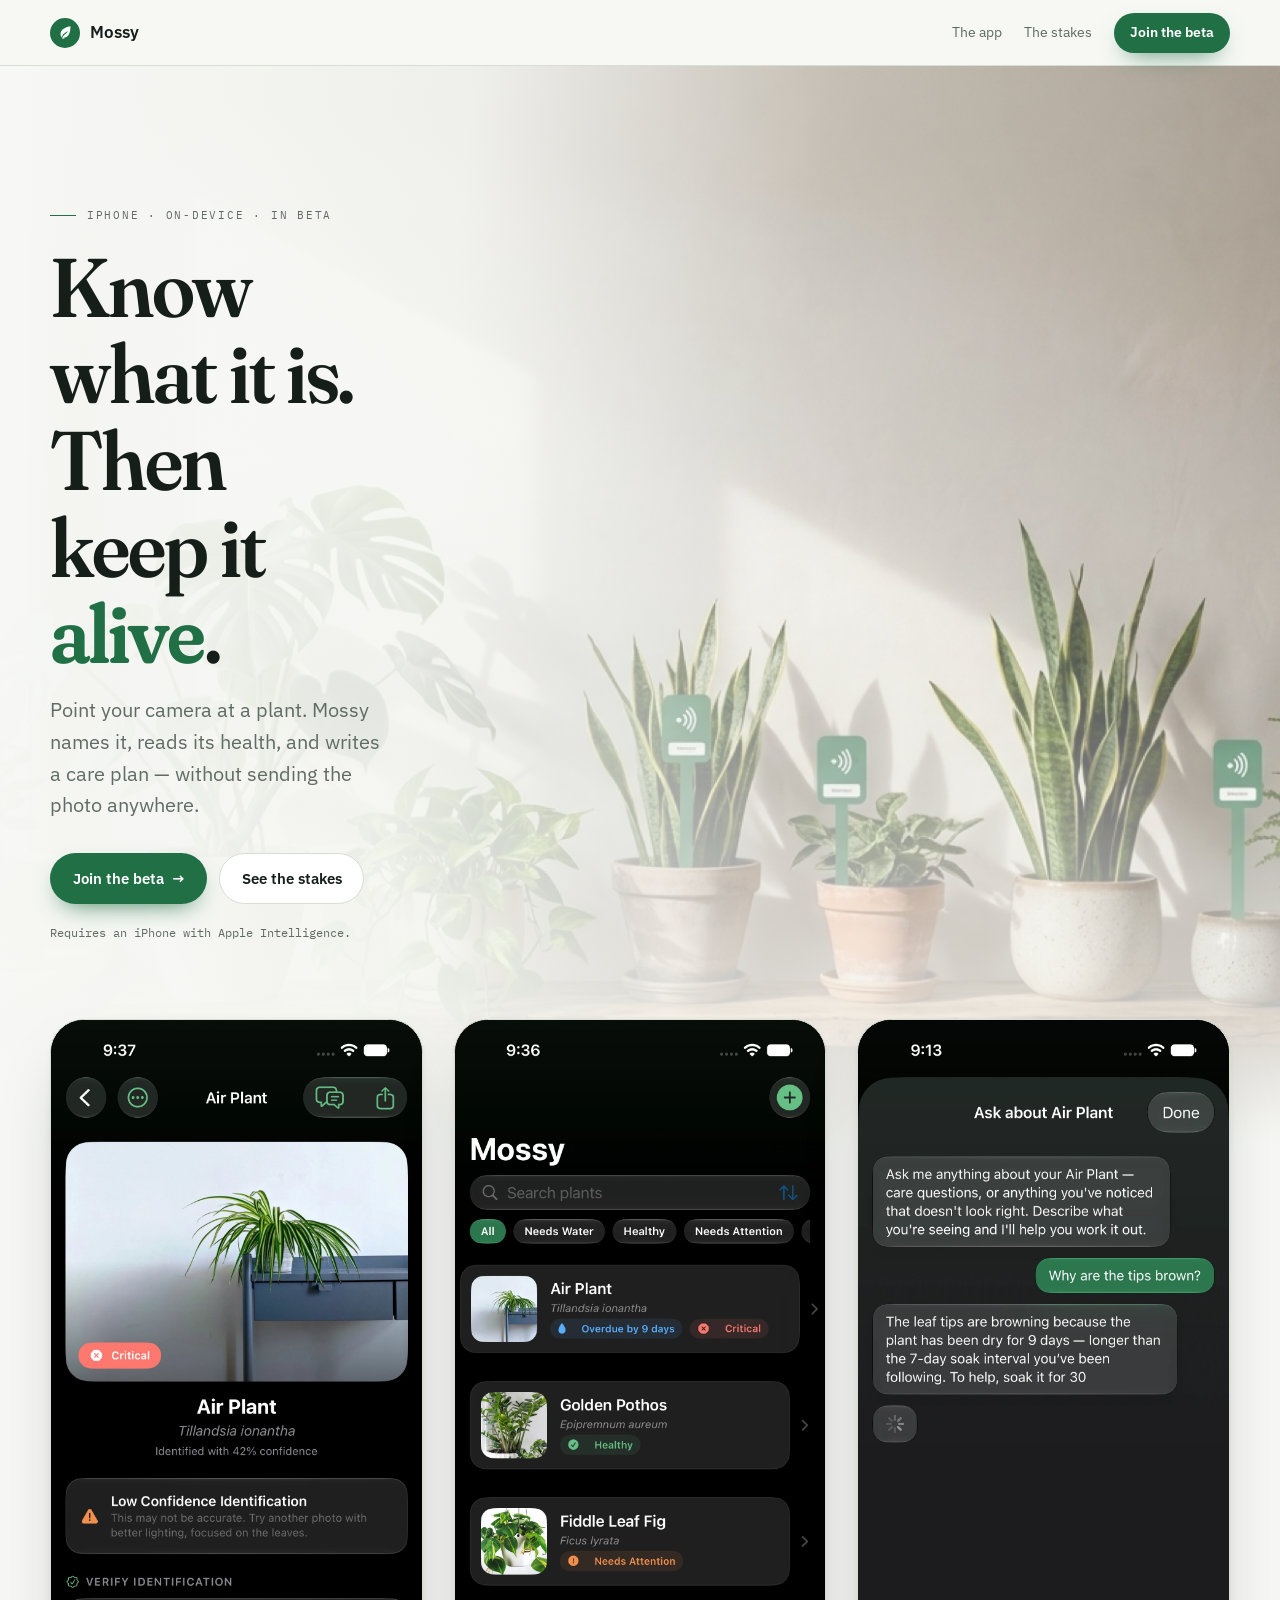
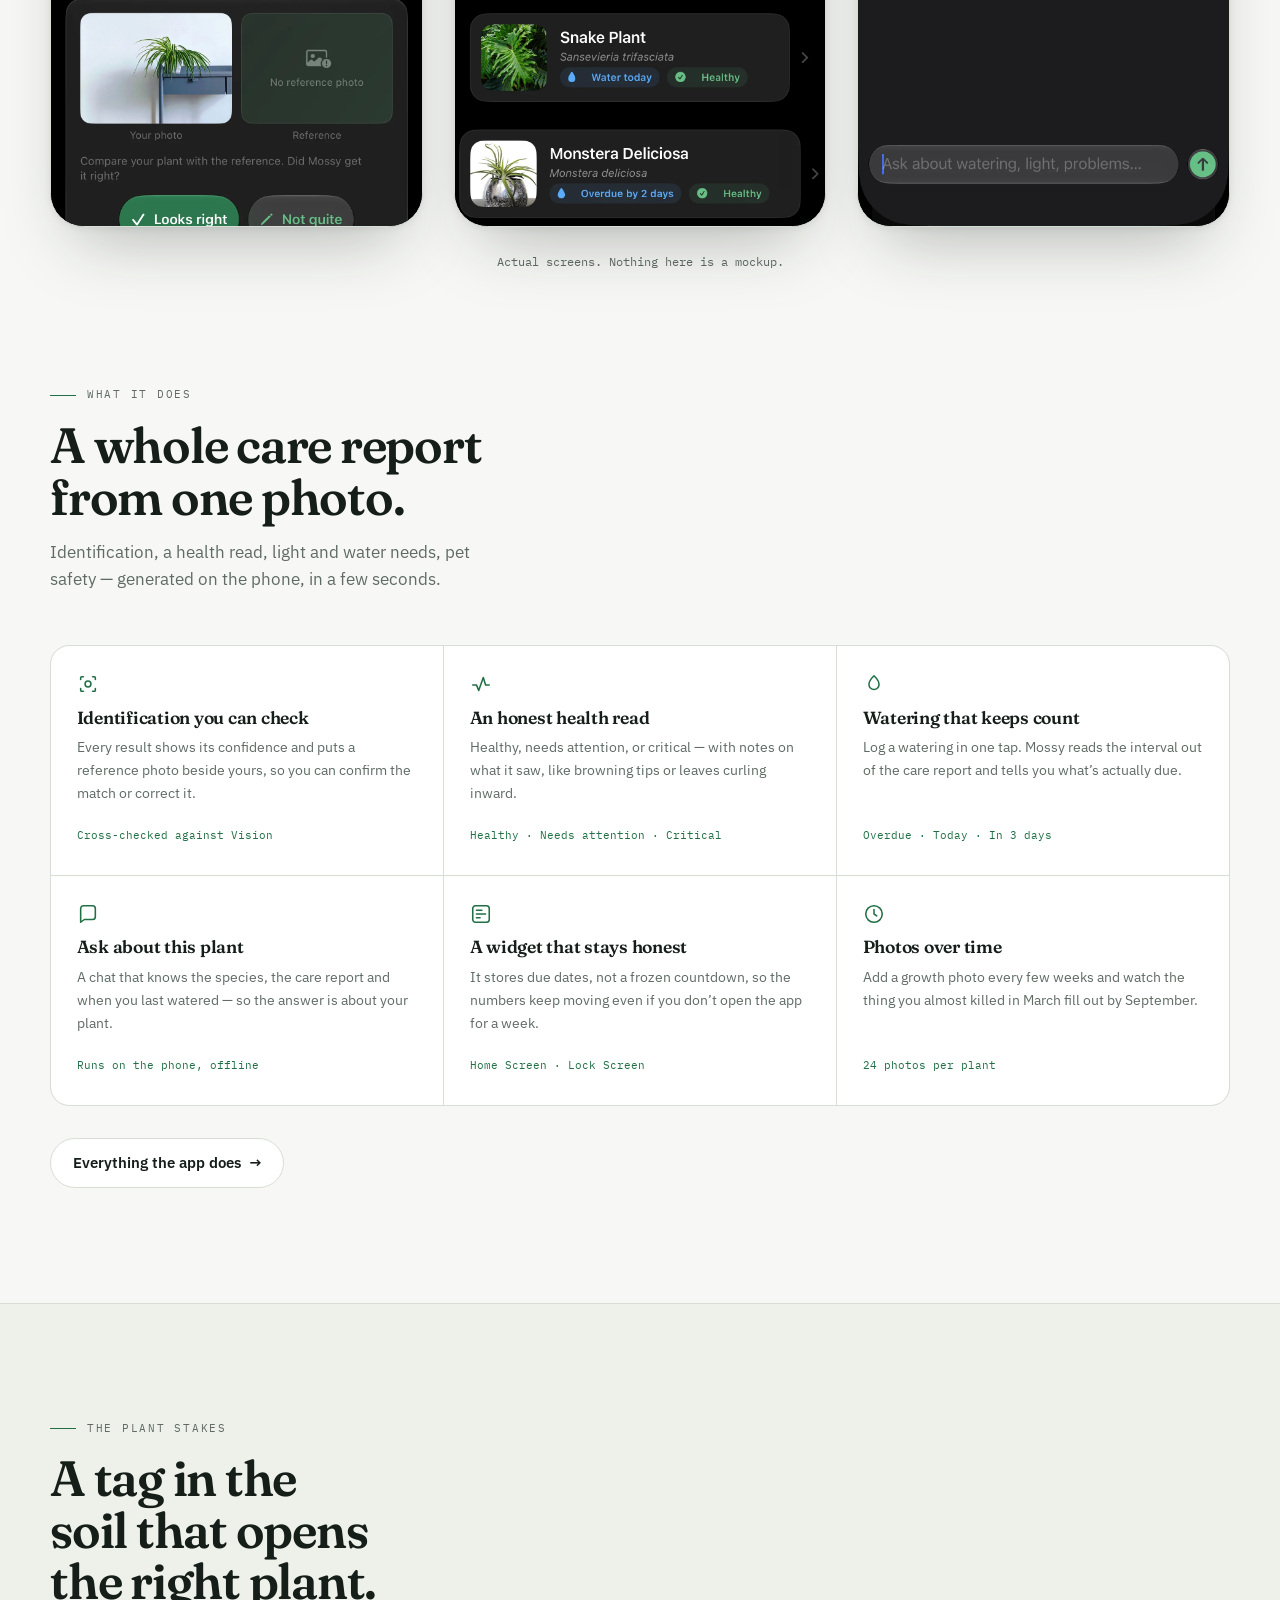
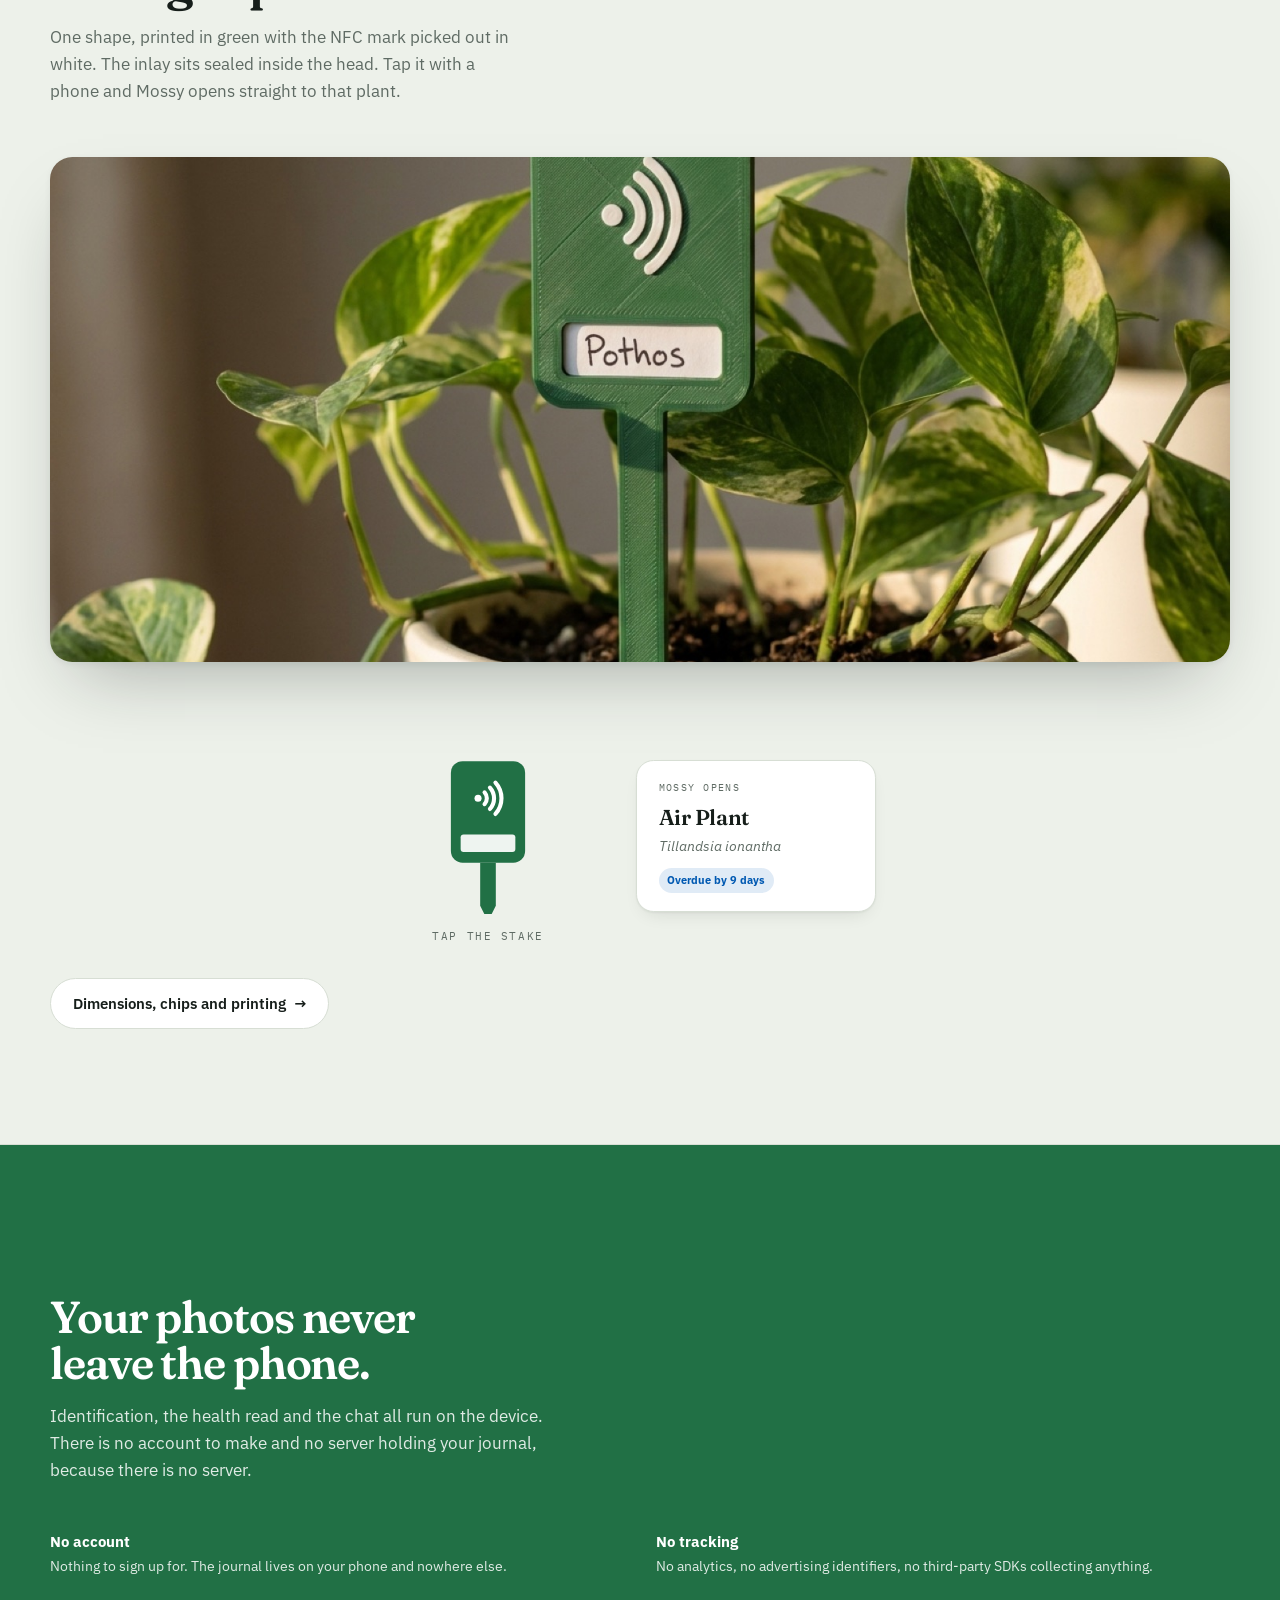
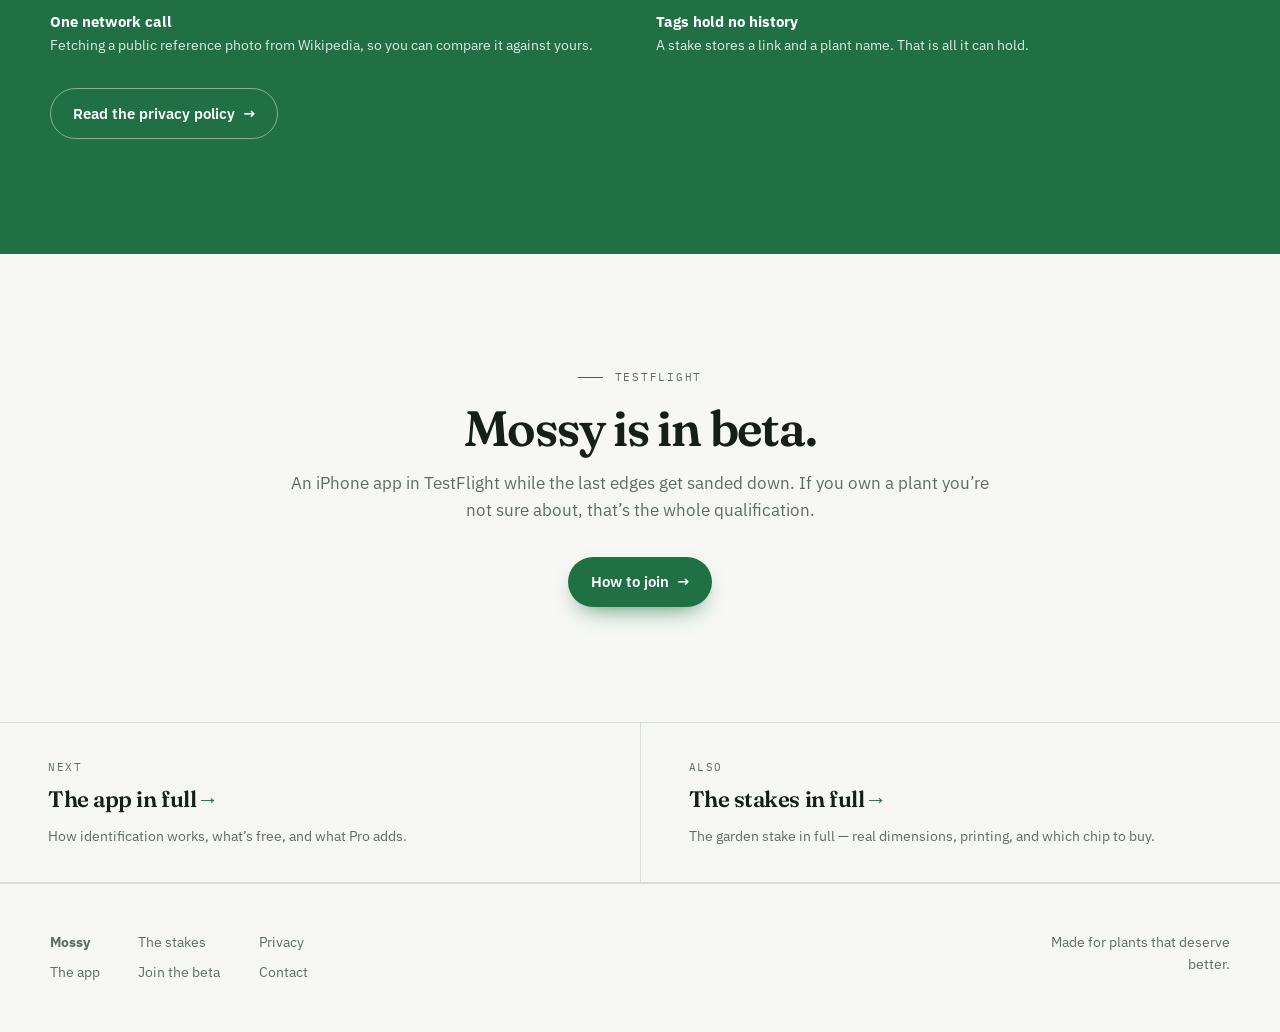
<file: index.html>
<!doctype html>
<html lang="en">
<head>
<meta charset="utf-8">
<meta name="viewport" content="width=device-width,initial-scale=1">
<title>Mossy</title>
<meta name="description" content="An iPhone app that identifies your plants and keeps them alive — and 3D-printed NFC stakes that open the right plant with a tap.">
<meta name="theme-color" content="#217045">
<link rel="preconnect" href="https://fonts.googleapis.com">
<link rel="preconnect" href="https://fonts.gstatic.com" crossorigin>
<link rel="stylesheet" href="https://fonts.googleapis.com/css2?family=Fraunces:opsz,wght,SOFT,WONK@9..144,300..900,0..100,0..1&family=IBM+Plex+Mono:wght@400;500&family=IBM+Plex+Sans:ital,wght@0,400;0,500;0,600;1,400&display=swap">
<link rel="stylesheet" href="/assets/site.css">
</head>
<body>

<div class="progress" aria-hidden="true"></div>

<header>
  <div class="wrap bar">
    <a class="brand" href="/">
      <span class="disc" aria-hidden="true">
        <svg viewBox="0 0 24 24" fill="#fff"><path d="M12 21c-4 0-7-3-7-7 0-5 4-9 14-11 0 10-3 15-8 16-1 0-2 .3-3 2h-1c.6-2.6 2.4-5 5-7 1.8-1.4 3-3 3.6-4.6-2.4 1.8-5 3-7 5.4-1 1.2-1.6 2.6-1.6 4.2 0 1 .3 1.7 1 2z"/></svg>
      </span>
      Mossy
    </a>
    <nav>
      <a href="/app/" class="hide-s">The app</a>
      <a href="/stakes/" class="hide-xs">The stakes</a>
      <a class="btn btn-primary" href="/beta/">Join the beta</a>
    </nav>
  </div>
</header>

<main>

  <!-- ── Hero ───────────────────────────────────────────────────────── -->
  <div class="hero">
    <div class="hero-media" aria-hidden="true">
      <img src="/img/shelf.jpg" alt="" width="2000" height="1125" fetchpriority="high">
    </div>
    <div class="wrap"><div class="hero-inner">
      <p class="label">iPhone &middot; on-device &middot; in beta</p>
      <h1>Know what it is.<br>Then keep it <em>alive</em>.</h1>
      <p class="lede">Point your camera at a plant. Mossy names it, reads its
        health, and writes a care plan &mdash; without sending the photo anywhere.</p>
      <div class="cta-row">
        <a class="btn btn-primary" href="/beta/">Join the beta <span class="arw">&rarr;</span></a>
        <a class="btn btn-ghost" href="/stakes/">See the stakes</a>
      </div>
      <p class="hero-note">Requires an iPhone with Apple&nbsp;Intelligence.</p>
    </div></div>
  </div>

  <div class="wrap">
    <div class="fan stagger">
      <div class="device"><img src="/img/detail.webp" alt="A plant's page in Mossy, showing a low-confidence warning, your photo beside a reference, and a care log." width="1206" height="2622" loading="lazy"></div>
      <div class="device"><img src="/img/journal-dark.webp" alt="The Mossy journal listing five plants with watering and health badges." width="1206" height="2622" loading="lazy"></div>
      <div class="device"><img src="/img/chat.webp" alt="Asking Mossy why the tips are brown, and getting an answer that cites the plant's watering history." width="1206" height="2622" loading="lazy"></div>
    </div>
    <p class="fan-cap">Actual screens. Nothing here is a mockup.</p>
  </div>

  <!-- ── What it does ───────────────────────────────────────────────── -->
  <section id="app">
    <div class="wrap">
      <div class="plate-head reveal">
        <p class="label">What it does</p>
        <h2>A whole care report from one photo.</h2>
        <p>Identification, a health read, light and water needs, pet safety
          &mdash; generated on the phone, in a few seconds.</p>
      </div>

      <div class="features stagger">
        <div class="feature">
          <svg class="ix" viewBox="0 0 24 24" fill="none" stroke="currentColor" stroke-width="1.7" stroke-linecap="round" stroke-linejoin="round"><path d="M4 7V5a1 1 0 0 1 1-1h2M17 4h2a1 1 0 0 1 1 1v2M20 17v2a1 1 0 0 1-1 1h-2M7 20H5a1 1 0 0 1-1-1v-2"/><circle cx="12" cy="12" r="3.2"/></svg>
          <h3>Identification you can check</h3>
          <p>Every result shows its confidence and puts a reference photo beside
            yours, so you can confirm the match or correct it.</p>
          <p class="spec">Cross-checked against Vision</p>
        </div>
        <div class="feature">
          <svg class="ix" viewBox="0 0 24 24" fill="none" stroke="currentColor" stroke-width="1.7" stroke-linecap="round" stroke-linejoin="round"><path d="M3 13h4l2.5 6 5-14L17 13h4"/></svg>
          <h3>An honest health read</h3>
          <p>Healthy, needs attention, or critical &mdash; with notes on what it
            saw, like browning tips or leaves curling inward.</p>
          <p class="spec">Healthy &middot; Needs attention &middot; Critical</p>
        </div>
        <div class="feature">
          <svg class="ix" viewBox="0 0 24 24" fill="none" stroke="currentColor" stroke-width="1.7" stroke-linecap="round" stroke-linejoin="round"><path d="M12 3s5.5 5.4 5.5 9.4A5.5 5.5 0 0 1 12 18a5.5 5.5 0 0 1-5.5-5.6C6.5 8.4 12 3 12 3Z"/></svg>
          <h3>Watering that keeps count</h3>
          <p>Log a watering in one tap. Mossy reads the interval out of the care
            report and tells you what&rsquo;s actually due.</p>
          <p class="spec">Overdue &middot; Today &middot; In 3 days</p>
        </div>
        <div class="feature">
          <svg class="ix" viewBox="0 0 24 24" fill="none" stroke="currentColor" stroke-width="1.7" stroke-linecap="round" stroke-linejoin="round"><path d="M20 15a3 3 0 0 1-3 3H8l-4 3V6a3 3 0 0 1 3-3h10a3 3 0 0 1 3 3z"/></svg>
          <h3>Ask about this plant</h3>
          <p>A chat that knows the species, the care report and when you last
            watered &mdash; so the answer is about your plant.</p>
          <p class="spec">Runs on the phone, offline</p>
        </div>
        <div class="feature">
          <svg class="ix" viewBox="0 0 24 24" fill="none" stroke="currentColor" stroke-width="1.7" stroke-linecap="round" stroke-linejoin="round"><rect x="3" y="3" width="18" height="18" rx="3"/><path d="M7 8h6M7 12h10M7 16h4"/></svg>
          <h3>A widget that stays honest</h3>
          <p>It stores due dates, not a frozen countdown, so the numbers keep
            moving even if you don&rsquo;t open the app for a week.</p>
          <p class="spec">Home Screen &middot; Lock Screen</p>
        </div>
        <div class="feature">
          <svg class="ix" viewBox="0 0 24 24" fill="none" stroke="currentColor" stroke-width="1.7" stroke-linecap="round" stroke-linejoin="round"><circle cx="12" cy="12" r="9"/><path d="M12 7v5l3 2"/></svg>
          <h3>Photos over time</h3>
          <p>Add a growth photo every few weeks and watch the thing you almost
            killed in March fill out by September.</p>
          <p class="spec">24 photos per plant</p>
        </div>
      </div>

      <div class="cta-row reveal">
        <a class="btn btn-ghost" href="/app/">Everything the app does <span class="arw">&rarr;</span></a>
      </div>
    </div>
  </section>

  <!-- ── The stakes ─────────────────────────────────────────────────── -->
  <section id="stakes" class="tint">
    <div class="wrap">
      <div class="plate-head reveal">
        <p class="label">The plant stakes</p>
        <h2>A tag in the soil that opens the right plant.</h2>
        <p>One shape, printed in green with the NFC mark picked out in white. The
          inlay sits sealed inside the head. Tap it with a phone and Mossy opens
          straight to that plant.</p>
      </div>

      <figure class="photo wide reveal" style="margin-top:3.2rem">
        <img src="/img/stake.jpg" alt="A green 3D-printed Mossy stake standing in the soil of a potted pothos, its white NFC symbol facing the camera and a handwritten paper label in the slot below."
             width="1500" height="1125" loading="lazy">
      </figure>

      <!-- Press the stake and the thing the product actually does happens. -->
      <div class="demo reveal">
        <button class="demo-stake" data-tapdemo type="button" aria-label="Play the tap animation">
          <svg viewBox="-24 -18 86 96" aria-hidden="true">
            <g class="demo-waves" stroke="var(--leaf)" fill="none" stroke-width="2.1" stroke-linecap="round">
              <path class="dw d1" d="M3.817 -8.029 A12 12 0 0 1 3.817 8.029" transform="translate(19,19)"/>
              <path class="dw d2" d="M5.42 -11.4 A17 17 0 0 1 5.42 11.4" transform="translate(19,19)"/>
              <path class="dw d3" d="M7.02 -14.72 A22 22 0 0 1 7.02 14.72" transform="translate(19,19)"/>
            </g>
            <path d="M15 52 H23 V74 L19 82 L15 74 Z" fill="var(--leaf)"/>
            <rect x="0" y="0" width="38" height="52" rx="6" fill="var(--leaf)"/>
            <g transform="translate(19,19)" stroke="#fff" stroke-width="2.1" fill="none" stroke-linecap="round">
              <circle cx="-5.1" cy="0" r="1.8" fill="#fff" stroke="none"/>
              <path d="M-1.756 -3.011 A4.5 4.5 0 0 1 -1.756 3.011"/>
              <path d="M0.993 -5.487 A8.2 8.2 0 0 1 0.993 5.487"/>
              <path d="M3.817 -8.029 A12 12 0 0 1 3.817 8.029"/>
            </g>
            <rect x="5" y="37.5" width="28" height="9" rx="1.5" fill="#fff" opacity=".92"/>
          </svg>
          <span class="demo-hint">Tap the stake</span>
        </button>

        <div class="demo-card" aria-hidden="true">
          <p class="k">Mossy opens</p>
          <p class="n">Air Plant</p>
          <p class="s">Tillandsia ionantha</p>
          <p class="b">Overdue by 9 days</p>
        </div>
      </div>

      <div class="cta-row reveal">
        <a class="btn btn-ghost" href="/stakes/">Dimensions, chips and printing <span class="arw">&rarr;</span></a>
      </div>
    </div>
  </section>

  <!-- ── Privacy ────────────────────────────────────────────────────── -->
  <section class="band">
    <div class="wrap">
      <p class="label reveal">Where your plants live</p>
      <h2 class="reveal">Your photos never leave the phone.</h2>
      <p class="body reveal">Identification, the health read and the chat all run
        on the device. There is no account to make and no server holding your
        journal, because there is no server.</p>
      <div class="cols stagger">
        <p class="pt"><strong>No account</strong>Nothing to sign up for. The
          journal lives on your phone and nowhere else.</p>
        <p class="pt"><strong>No tracking</strong>No analytics, no advertising
          identifiers, no third-party SDKs collecting anything.</p>
        <p class="pt"><strong>One network call</strong>Fetching a public
          reference photo from Wikipedia, so you can compare it against yours.</p>
        <p class="pt"><strong>Tags hold no history</strong>A stake stores a link
          and a plant name. That is all it can hold.</p>
      </div>
      <div class="cta-row reveal">
        <a class="btn btn-ghost" href="/privacy/">Read the privacy policy <span class="arw">&rarr;</span></a>
      </div>
    </div>
  </section>

  <!-- ── Beta ───────────────────────────────────────────────────────── -->
  <section>
    <div class="narrow" style="text-align:center">
      <p class="label center reveal">TestFlight</p>
      <h2 class="reveal" style="font-size:clamp(2rem,4.4vw,3.1rem);margin-top:1rem">
        Mossy is in beta.</h2>
      <p class="reveal" style="color:var(--muted);margin-top:1rem">
        An iPhone app in TestFlight while the last edges get sanded down. If you
        own a plant you&rsquo;re not sure about, that&rsquo;s the whole
        qualification.</p>
      <div class="cta-row center reveal">
        <a class="btn btn-primary" href="/beta/">How to join <span class="arw">&rarr;</span></a>
      </div>
    </div>
  </section>

</main>

<nav class="next" aria-label="Keep reading">
  <a href="/app/">
    <span class="k">Next</span>
    <span class="t">The app in full</span>
    <span class="d">How identification works, what&rsquo;s free, and what Pro adds.</span>
  </a>
  <a href="/stakes/">
    <span class="k">Also</span>
    <span class="t">The stakes in full</span>
    <span class="d">The garden stake in full — real dimensions, printing, and which chip to buy.</span>
  </a>
</nav>

<footer>
  <div class="wrap foot">
    <nav>
      <a href="/"><strong>Mossy</strong></a>
      <a href="/app/">The app</a>
    </nav>
    <nav>
      <a href="/stakes/">The stakes</a>
      <a href="/beta/">Join the beta</a>
    </nav>
    <nav>
      <a href="/privacy/">Privacy</a>
      <a href="mailto:ozharsky@gmail.com">Contact</a>
    </nav>
    <span class="sp">Made for plants that deserve better.</span>
  </div>
</footer>

<script src="/assets/site.js" defer></script>
</body>
</html>
</file>
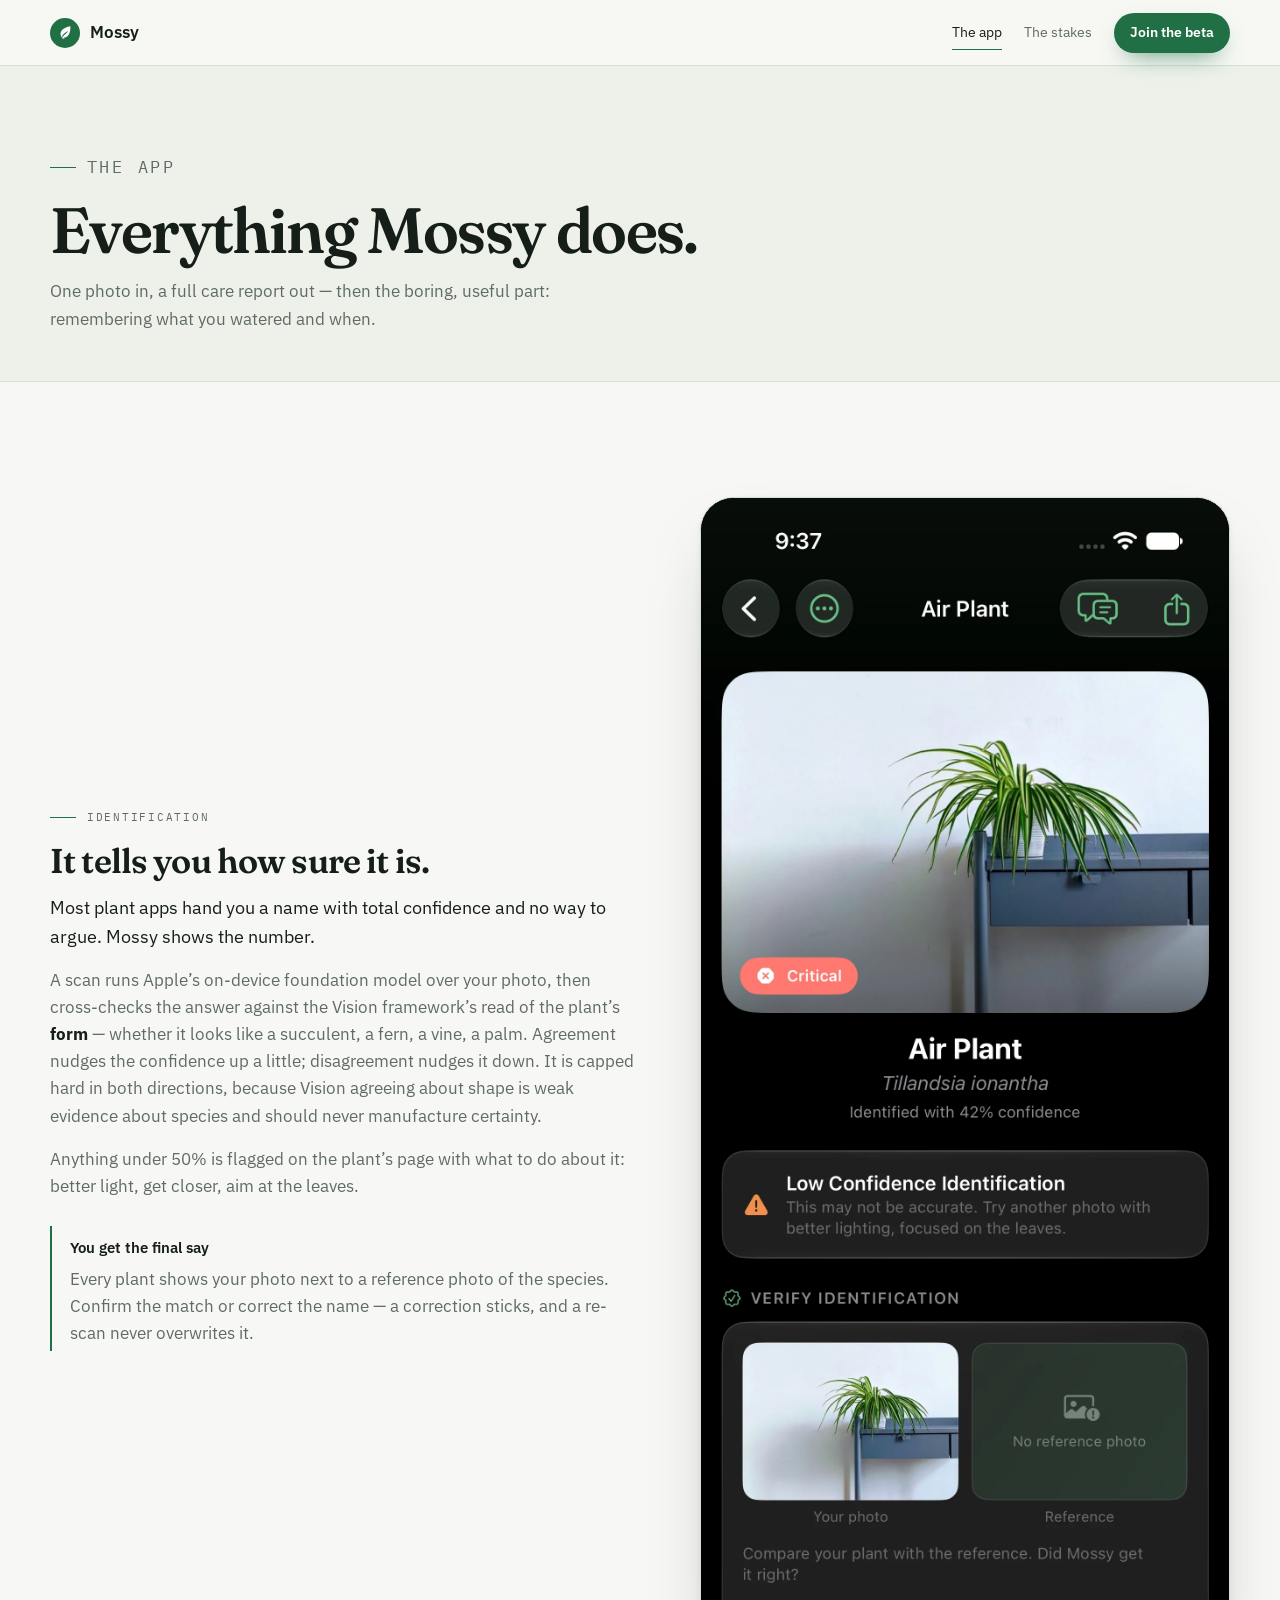
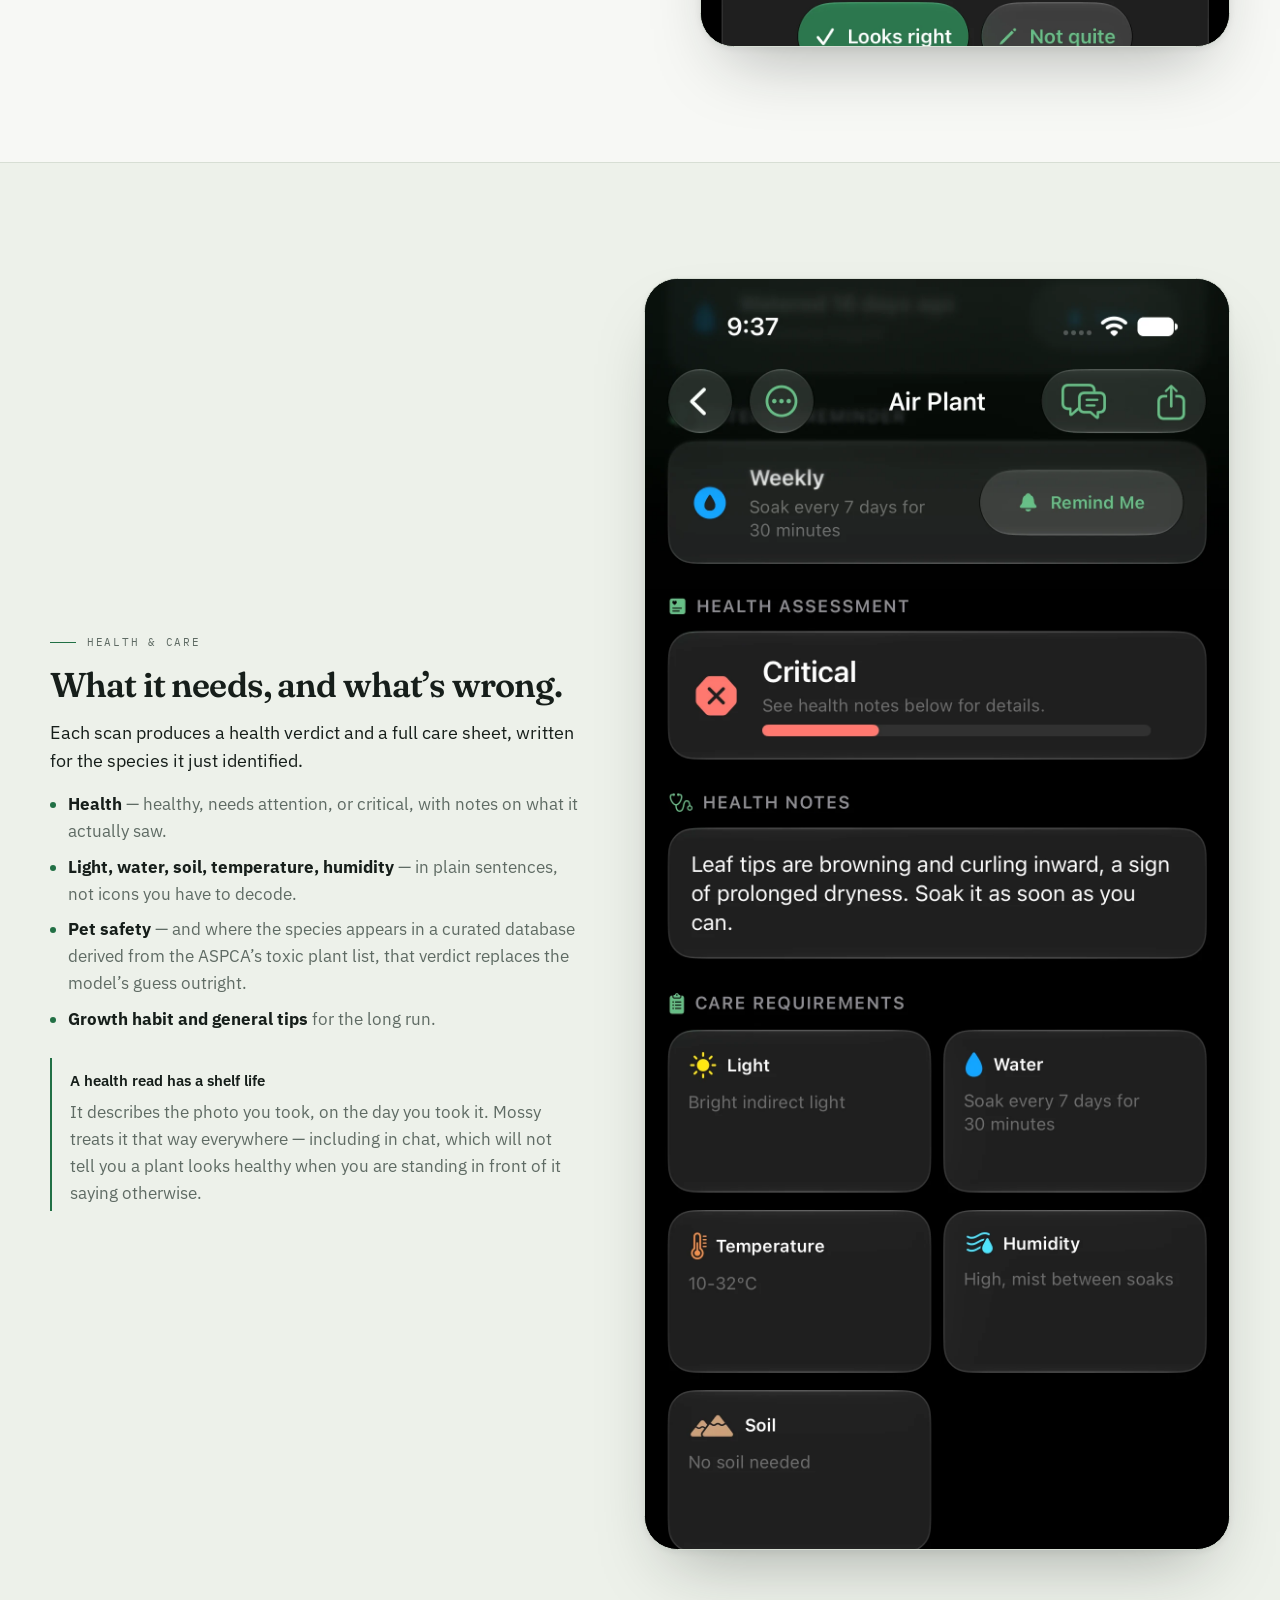
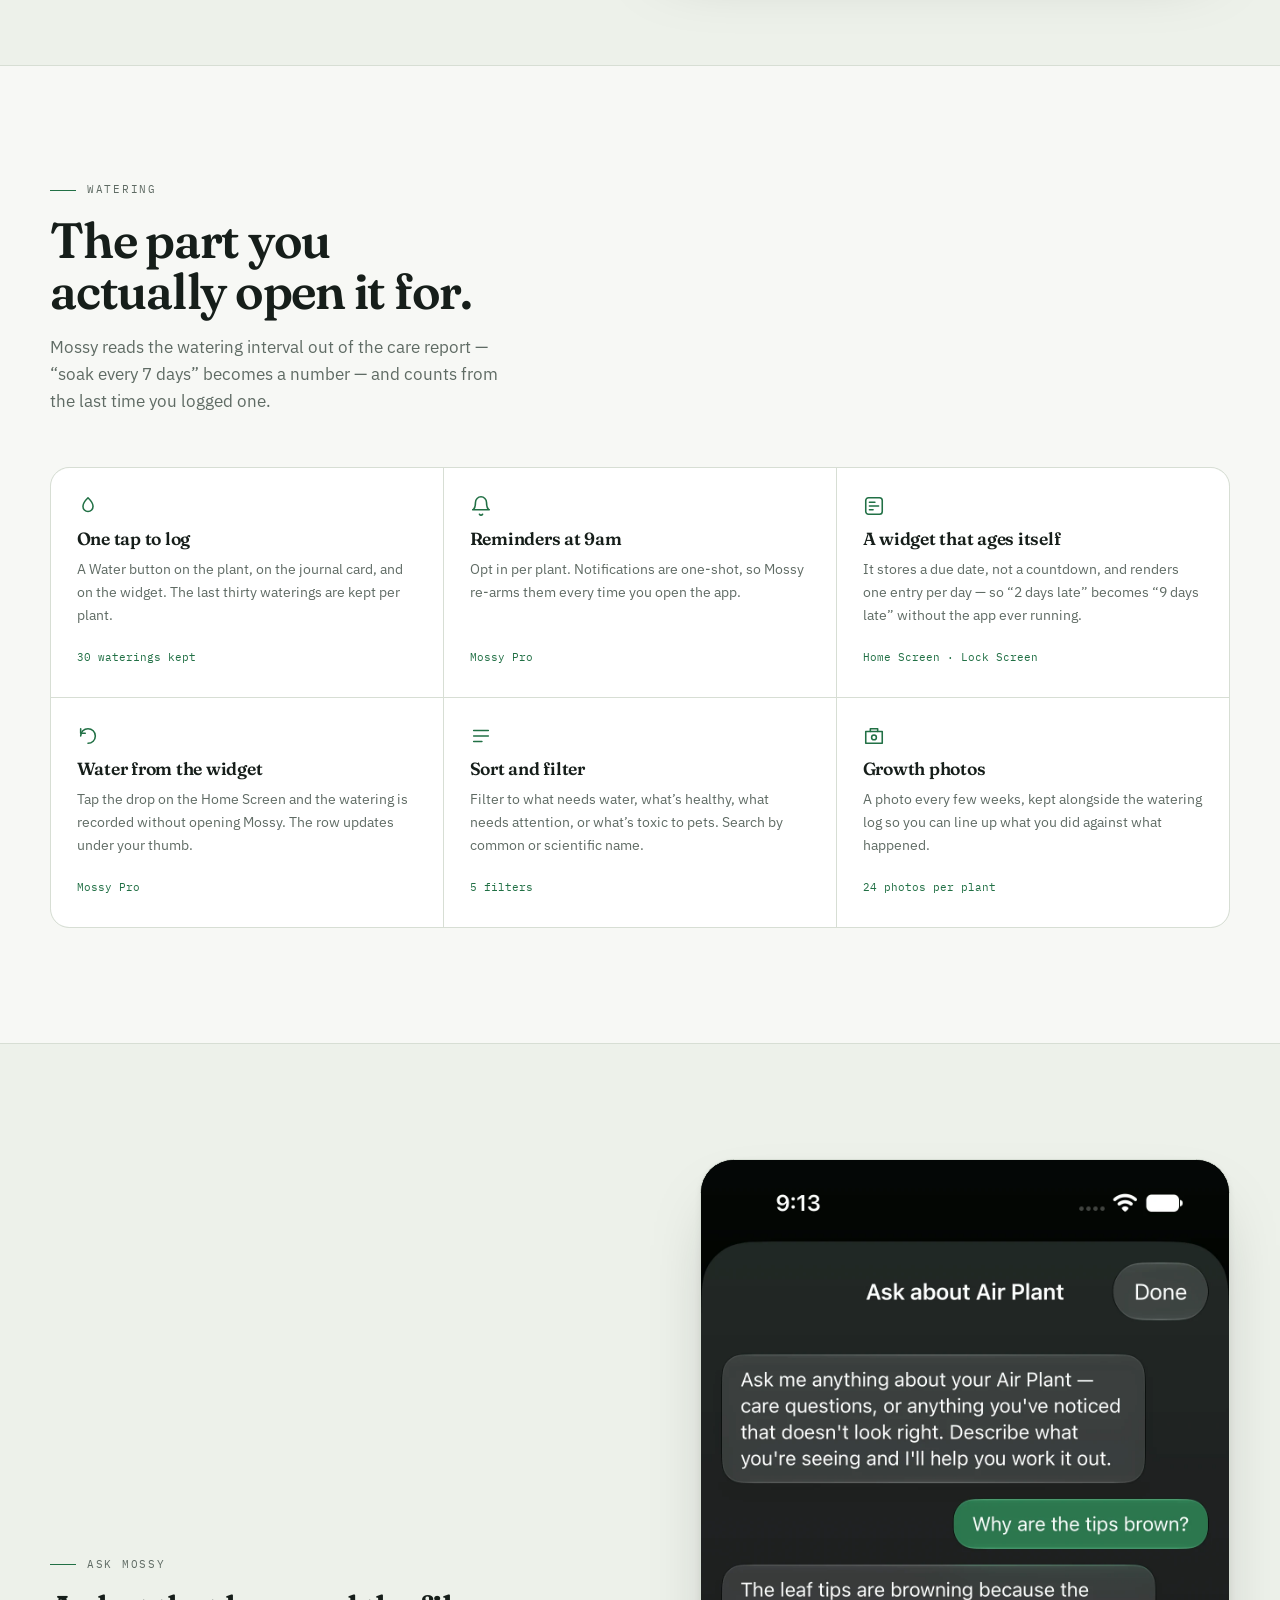
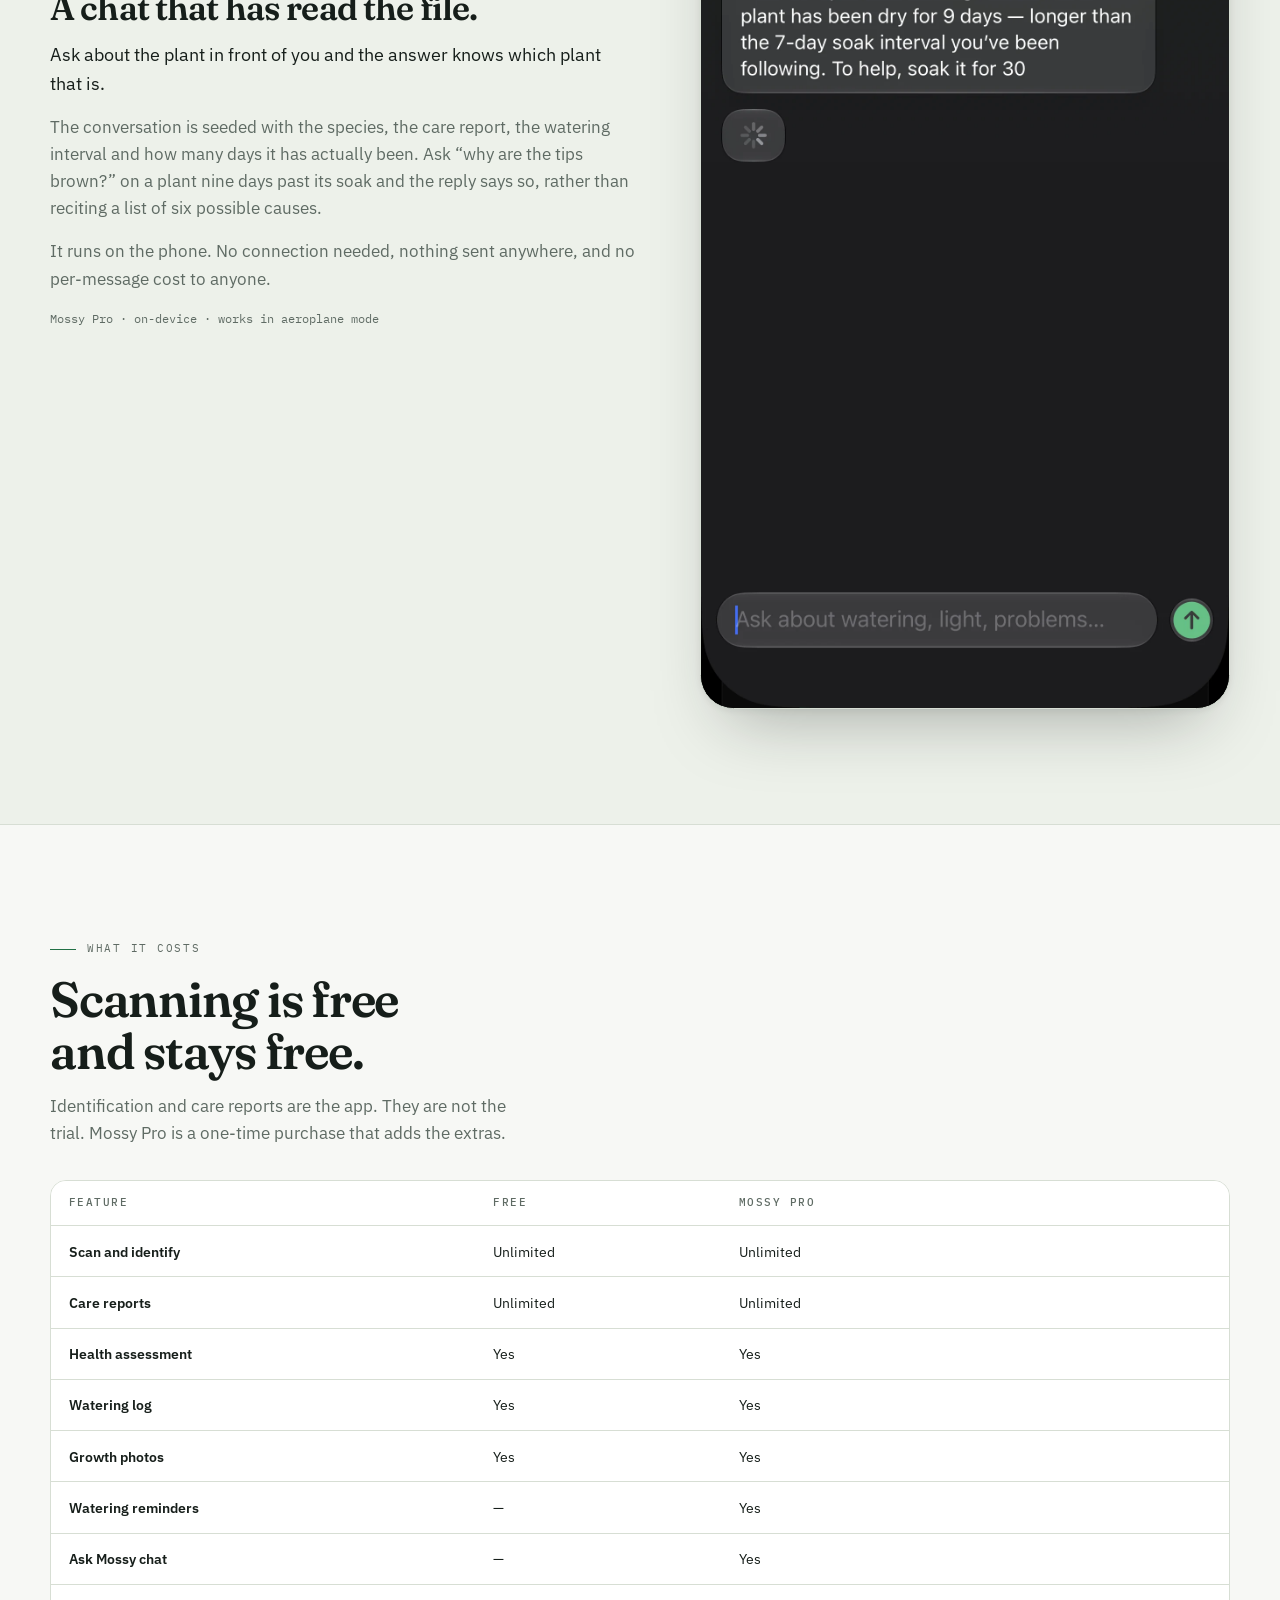
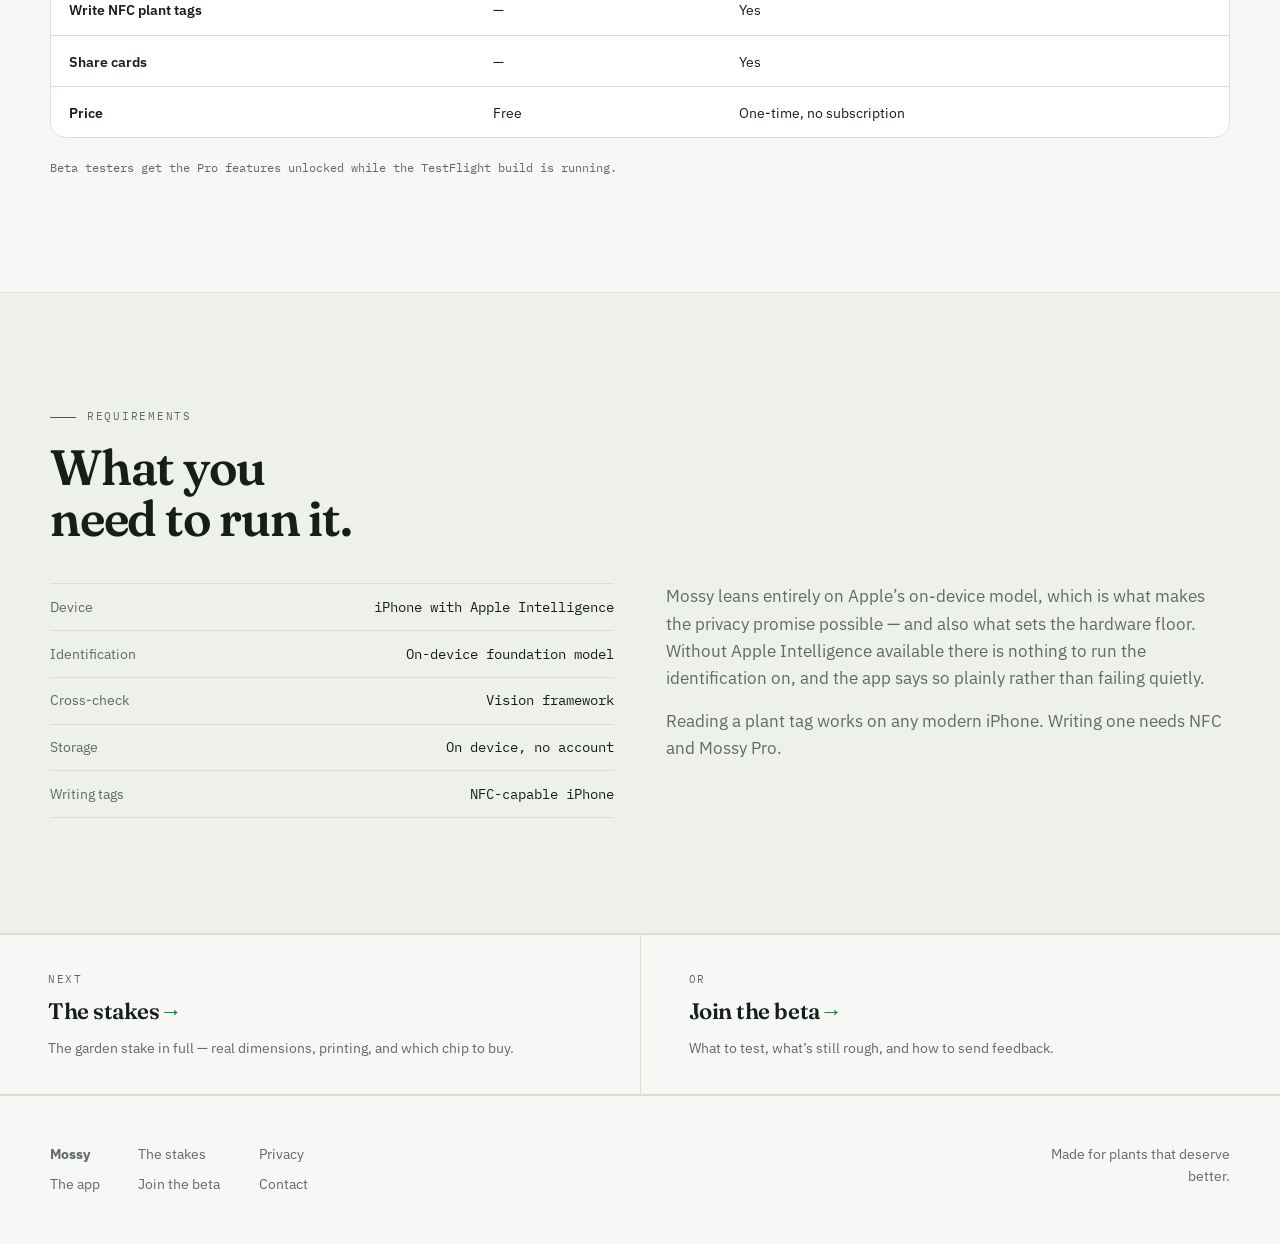
<file: app/index.html>
<!doctype html>
<html lang="en">
<head>
<meta charset="utf-8">
<meta name="viewport" content="width=device-width,initial-scale=1">
<title>The Mossy App</title>
<meta name="description" content="How Mossy identifies a plant, reads its health, tracks watering, and what the free app includes versus Mossy Pro.">
<meta name="theme-color" content="#217045">
<link rel="preconnect" href="https://fonts.googleapis.com">
<link rel="preconnect" href="https://fonts.gstatic.com" crossorigin>
<link rel="stylesheet" href="https://fonts.googleapis.com/css2?family=Fraunces:opsz,wght,SOFT,WONK@9..144,300..900,0..100,0..1&family=IBM+Plex+Mono:wght@400;500&family=IBM+Plex+Sans:ital,wght@0,400;0,500;0,600;1,400&display=swap">
<link rel="stylesheet" href="/assets/site.css">
</head>
<body>

<div class="progress" aria-hidden="true"></div>

<header>
  <div class="wrap bar">
    <a class="brand" href="/">
      <span class="disc" aria-hidden="true">
        <svg viewBox="0 0 24 24" fill="#fff"><path d="M12 21c-4 0-7-3-7-7 0-5 4-9 14-11 0 10-3 15-8 16-1 0-2 .3-3 2h-1c.6-2.6 2.4-5 5-7 1.8-1.4 3-3 3.6-4.6-2.4 1.8-5 3-7 5.4-1 1.2-1.6 2.6-1.6 4.2 0 1 .3 1.7 1 2z"/></svg>
      </span>
      Mossy
    </a>
    <nav>
      <a href="/app/" class="hide-s" aria-current="page">The app</a>
      <a href="/stakes/" class="hide-xs">The stakes</a>
      <a class="btn btn-primary" href="/beta/">Join the beta</a>
    </nav>
  </div>
</header>

<main>

  <div class="page-hero">
    <div class="wrap">
      <p class="label">The app</p>
      <h1>Everything Mossy does.</h1>
      <p>One photo in, a full care report out &mdash; then the boring, useful
        part: remembering what you watered and when.</p>
    </div>
  </div>

  <!-- ── Identification ─────────────────────────────────────────────── -->
  <section>
    <div class="wrap" style="display:grid;gap:clamp(2.4rem,5vw,4.5rem);
         grid-template-columns:minmax(0,1.05fr) minmax(0,.95fr);align-items:center">
      <div class="prose reveal">
        <p class="label">Identification</p>
        <h2 style="margin-top:1rem">It tells you how sure it is.</h2>
        <p class="first">Most plant apps hand you a name with total confidence
          and no way to argue. Mossy shows the number.</p>
        <p>A scan runs Apple&rsquo;s on-device foundation model over your photo,
          then cross-checks the answer against the Vision framework&rsquo;s read
          of the plant&rsquo;s <strong>form</strong> &mdash; whether it looks like
          a succulent, a fern, a vine, a palm. Agreement nudges the confidence up
          a little; disagreement nudges it down. It is capped hard in both
          directions, because Vision agreeing about shape is weak evidence about
          species and should never manufacture certainty.</p>
        <p>Anything under 50% is flagged on the plant&rsquo;s page with what to do
          about it: better light, get closer, aim at the leaves.</p>
        <div class="note">
          <p class="t">You get the final say</p>
          <p>Every plant shows your photo next to a reference photo of the
            species. Confirm the match or correct the name &mdash; a correction
            sticks, and a re-scan never overwrites it.</p>
        </div>
      </div>
      <div class="device reveal">
        <img src="/img/detail.webp" width="1206" height="2622" loading="lazy"
             alt="A plant page showing 42% confidence, a low-confidence banner, and your photo beside the reference slot.">
      </div>
    </div>
  </section>

  <!-- ── Health ─────────────────────────────────────────────────────── -->
  <section class="tint">
    <div class="wrap" style="display:grid;gap:clamp(2.4rem,5vw,4.5rem);
         grid-template-columns:minmax(0,.95fr) minmax(0,1.05fr);align-items:center">
      <div class="device reveal" style="order:2">
        <img src="/img/care.webp" width="1206" height="2622" loading="lazy"
             alt="The Air Plant's health assessment reading Critical, the health notes explaining the browning tips, and the care requirements grid below.">
      </div>
      <div class="prose reveal" style="order:1">
        <p class="label">Health &amp; care</p>
        <h2 style="margin-top:1rem">What it needs, and what&rsquo;s wrong.</h2>
        <p class="first">Each scan produces a health verdict and a full care
          sheet, written for the species it just identified.</p>
        <ul>
          <li><strong>Health</strong> &mdash; healthy, needs attention, or
            critical, with notes on what it actually saw.</li>
          <li><strong>Light, water, soil, temperature, humidity</strong> &mdash;
            in plain sentences, not icons you have to decode.</li>
          <li><strong>Pet safety</strong> &mdash; and where the species appears in
            a curated database derived from the ASPCA&rsquo;s toxic plant list,
            that verdict replaces the model&rsquo;s guess outright.</li>
          <li><strong>Growth habit and general tips</strong> for the long run.</li>
        </ul>
        <div class="note">
          <p class="t">A health read has a shelf life</p>
          <p>It describes the photo you took, on the day you took it. Mossy
            treats it that way everywhere &mdash; including in chat, which will
            not tell you a plant looks healthy when you are standing in front of
            it saying otherwise.</p>
        </div>
      </div>
    </div>
  </section>

  <!-- ── Watering ───────────────────────────────────────────────────── -->
  <section>
    <div class="wrap">
      <div class="plate-head reveal">
        <p class="label">Watering</p>
        <h2>The part you actually open it for.</h2>
        <p>Mossy reads the watering interval out of the care report &mdash;
          &ldquo;soak every 7 days&rdquo; becomes a number &mdash; and counts from
          the last time you logged one.</p>
      </div>
      <div class="features stagger">
        <div class="feature">
          <svg class="ix" viewBox="0 0 24 24" fill="none" stroke="currentColor" stroke-width="1.7" stroke-linecap="round" stroke-linejoin="round"><path d="M12 3s5.5 5.4 5.5 9.4A5.5 5.5 0 0 1 12 18a5.5 5.5 0 0 1-5.5-5.6C6.5 8.4 12 3 12 3Z"/></svg>
          <h3>One tap to log</h3>
          <p>A Water button on the plant, on the journal card, and on the widget.
            The last thirty waterings are kept per plant.</p>
          <p class="spec">30 waterings kept</p>
        </div>
        <div class="feature">
          <svg class="ix" viewBox="0 0 24 24" fill="none" stroke="currentColor" stroke-width="1.7" stroke-linecap="round" stroke-linejoin="round"><path d="M18 8a6 6 0 1 0-12 0c0 7-3 8-3 8h18s-3-1-3-8"/><path d="M13.7 21a2 2 0 0 1-3.4 0"/></svg>
          <h3>Reminders at 9am</h3>
          <p>Opt in per plant. Notifications are one-shot, so Mossy re-arms them
            every time you open the app.</p>
          <p class="spec">Mossy Pro</p>
        </div>
        <div class="feature">
          <svg class="ix" viewBox="0 0 24 24" fill="none" stroke="currentColor" stroke-width="1.7" stroke-linecap="round" stroke-linejoin="round"><rect x="3" y="3" width="18" height="18" rx="3"/><path d="M7 8h6M7 12h10M7 16h4"/></svg>
          <h3>A widget that ages itself</h3>
          <p>It stores a due date, not a countdown, and renders one entry per
            day &mdash; so &ldquo;2 days late&rdquo; becomes &ldquo;9 days
            late&rdquo; without the app ever running.</p>
          <p class="spec">Home Screen &middot; Lock Screen</p>
        </div>
        <div class="feature">
          <svg class="ix" viewBox="0 0 24 24" fill="none" stroke="currentColor" stroke-width="1.7" stroke-linecap="round" stroke-linejoin="round"><path d="M12 20a8 8 0 1 0-8-8"/><path d="M4 4v5h5"/></svg>
          <h3>Water from the widget</h3>
          <p>Tap the drop on the Home Screen and the watering is recorded
            without opening Mossy. The row updates under your thumb.</p>
          <p class="spec">Mossy Pro</p>
        </div>
        <div class="feature">
          <svg class="ix" viewBox="0 0 24 24" fill="none" stroke="currentColor" stroke-width="1.7" stroke-linecap="round" stroke-linejoin="round"><path d="M4 6h16M4 12h16M4 18h9"/></svg>
          <h3>Sort and filter</h3>
          <p>Filter to what needs water, what&rsquo;s healthy, what needs
            attention, or what&rsquo;s toxic to pets. Search by common or
            scientific name.</p>
          <p class="spec">5 filters</p>
        </div>
        <div class="feature">
          <svg class="ix" viewBox="0 0 24 24" fill="none" stroke="currentColor" stroke-width="1.7" stroke-linecap="round" stroke-linejoin="round"><path d="M3 7h18v13H3z"/><path d="M8 7V4h8v3"/><circle cx="12" cy="13.5" r="2.6"/></svg>
          <h3>Growth photos</h3>
          <p>A photo every few weeks, kept alongside the watering log so you can
            line up what you did against what happened.</p>
          <p class="spec">24 photos per plant</p>
        </div>
      </div>
    </div>
  </section>

  <!-- ── Chat ───────────────────────────────────────────────────────── -->
  <section class="tint">
    <div class="wrap" style="display:grid;gap:clamp(2.4rem,5vw,4.5rem);
         grid-template-columns:minmax(0,1.05fr) minmax(0,.95fr);align-items:center">
      <div class="prose reveal">
        <p class="label">Ask Mossy</p>
        <h2 style="margin-top:1rem">A chat that has read the file.</h2>
        <p class="first">Ask about the plant in front of you and the answer knows
          which plant that is.</p>
        <p>The conversation is seeded with the species, the care report, the
          watering interval and how many days it has actually been. Ask
          &ldquo;why are the tips brown?&rdquo; on a plant nine days past its soak
          and the reply says so, rather than reciting a list of six possible
          causes.</p>
        <p>It runs on the phone. No connection needed, nothing sent anywhere,
          and no per-message cost to anyone.</p>
        <p class="mono-note">Mossy Pro &middot; on-device &middot; works in aeroplane mode</p>
      </div>
      <div class="device reveal">
        <img src="/img/chat.webp" width="1206" height="2622" loading="lazy"
             alt="A chat where the answer cites the plant being nine days dry against its seven-day soak interval.">
      </div>
    </div>
  </section>

  <!-- ── Free vs Pro ────────────────────────────────────────────────── -->
  <section>
    <div class="wrap">
      <div class="plate-head reveal">
        <p class="label">What it costs</p>
        <h2>Scanning is free and stays free.</h2>
        <p>Identification and care reports are the app. They are not the
          trial. Mossy Pro is a one-time purchase that adds the extras.</p>
      </div>
      <div class="tablewrap reveal">
        <table>
          <thead>
            <tr><th scope="col">Feature</th><th scope="col">Free</th><th scope="col">Mossy Pro</th></tr>
          </thead>
          <tbody>
            <tr><td><strong>Scan and identify</strong></td><td>Unlimited</td><td>Unlimited</td></tr>
            <tr><td><strong>Care reports</strong></td><td>Unlimited</td><td>Unlimited</td></tr>
            <tr><td><strong>Health assessment</strong></td><td>Yes</td><td>Yes</td></tr>
            <tr><td><strong>Watering log</strong></td><td>Yes</td><td>Yes</td></tr>
            <tr><td><strong>Growth photos</strong></td><td>Yes</td><td>Yes</td></tr>
            <tr><td><strong>Watering reminders</strong></td><td>&mdash;</td><td>Yes</td></tr>
            <tr><td><strong>Ask Mossy chat</strong></td><td>&mdash;</td><td>Yes</td></tr>
            <tr><td><strong>Write NFC plant tags</strong></td><td>&mdash;</td><td>Yes</td></tr>
            <tr><td><strong>Share cards</strong></td><td>&mdash;</td><td>Yes</td></tr>
            <tr><td><strong>Price</strong></td><td>Free</td><td>One-time, no subscription</td></tr>
          </tbody>
        </table>
      </div>
      <p class="mono-note reveal">Beta testers get the Pro features unlocked while
        the TestFlight build is running.</p>
    </div>
  </section>

  <!-- ── Requirements ───────────────────────────────────────────────── -->
  <section class="tint">
    <div class="wrap">
      <div class="plate-head reveal">
        <p class="label">Requirements</p>
        <h2>What you need to run it.</h2>
      </div>
      <div style="display:grid;gap:clamp(2rem,4vw,3.5rem);
           grid-template-columns:repeat(2,minmax(0,1fr));margin-top:2.4rem"
           class="stagger">
        <div>
          <ul class="specs" style="margin-top:0">
            <li><span class="k">Device</span><span class="v">iPhone with Apple Intelligence</span></li>
            <li><span class="k">Identification</span><span class="v">On-device foundation model</span></li>
            <li><span class="k">Cross-check</span><span class="v">Vision framework</span></li>
            <li><span class="k">Storage</span><span class="v">On device, no account</span></li>
            <li><span class="k">Writing tags</span><span class="v">NFC-capable iPhone</span></li>
          </ul>
        </div>
        <div class="prose" style="margin-top:0">
          <p style="margin-top:0">Mossy leans entirely on Apple&rsquo;s on-device
            model, which is what makes the privacy promise possible &mdash; and
            also what sets the hardware floor. Without Apple Intelligence
            available there is nothing to run the identification on, and the app
            says so plainly rather than failing quietly.</p>
          <p>Reading a plant tag works on any modern iPhone. Writing one needs
            NFC and Mossy Pro.</p>
        </div>
      </div>
    </div>
  </section>

</main>

<nav class="next" aria-label="Keep reading">
  <a href="/stakes/">
    <span class="k">Next</span>
    <span class="t">The stakes</span>
    <span class="d">The garden stake in full — real dimensions, printing, and which chip to buy.</span>
  </a>
  <a href="/beta/">
    <span class="k">Or</span>
    <span class="t">Join the beta</span>
    <span class="d">What to test, what&rsquo;s still rough, and how to send feedback.</span>
  </a>
</nav>

<footer>
  <div class="wrap foot">
    <nav>
      <a href="/"><strong>Mossy</strong></a>
      <a href="/app/">The app</a>
    </nav>
    <nav>
      <a href="/stakes/">The stakes</a>
      <a href="/beta/">Join the beta</a>
    </nav>
    <nav>
      <a href="/privacy/">Privacy</a>
      <a href="mailto:ozharsky@gmail.com">Contact</a>
    </nav>
    <span class="sp">Made for plants that deserve better.</span>
  </div>
</footer>

<script src="/assets/site.js" defer></script>
</body>
</html>
</file>
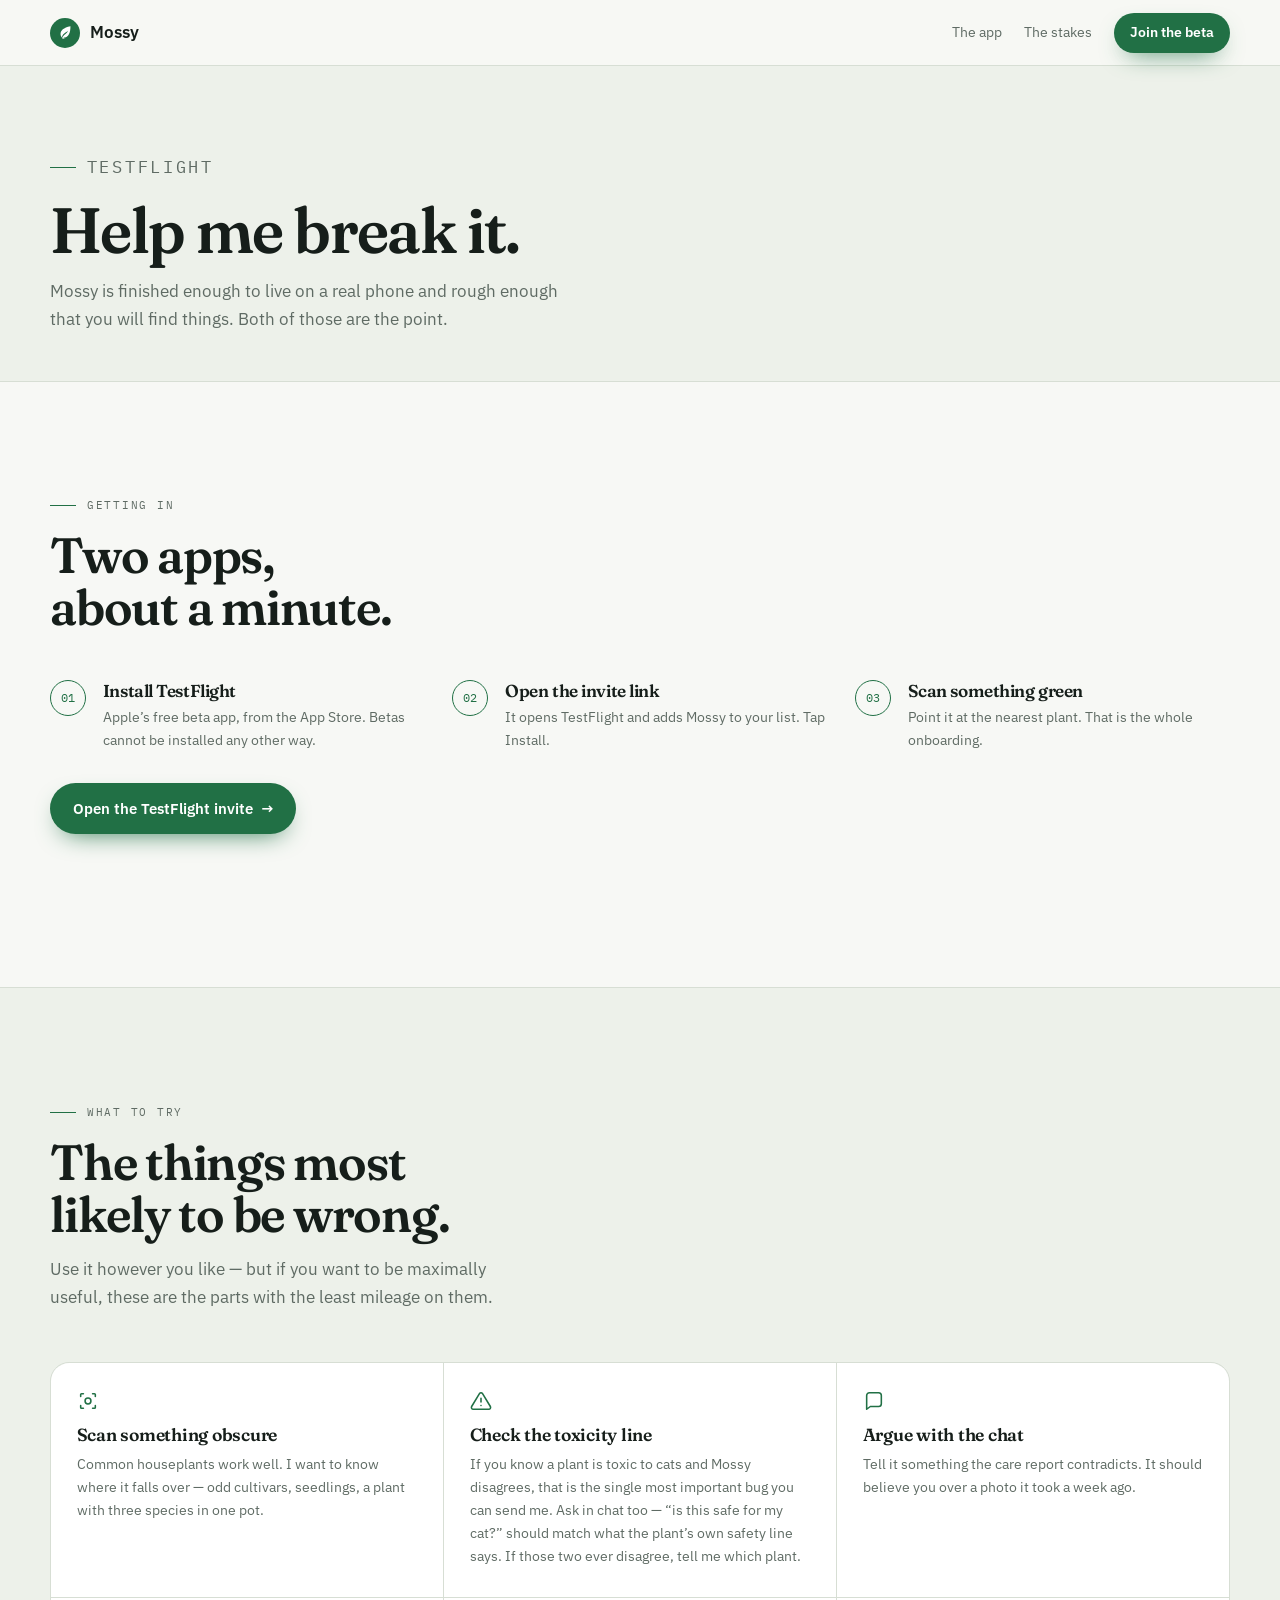
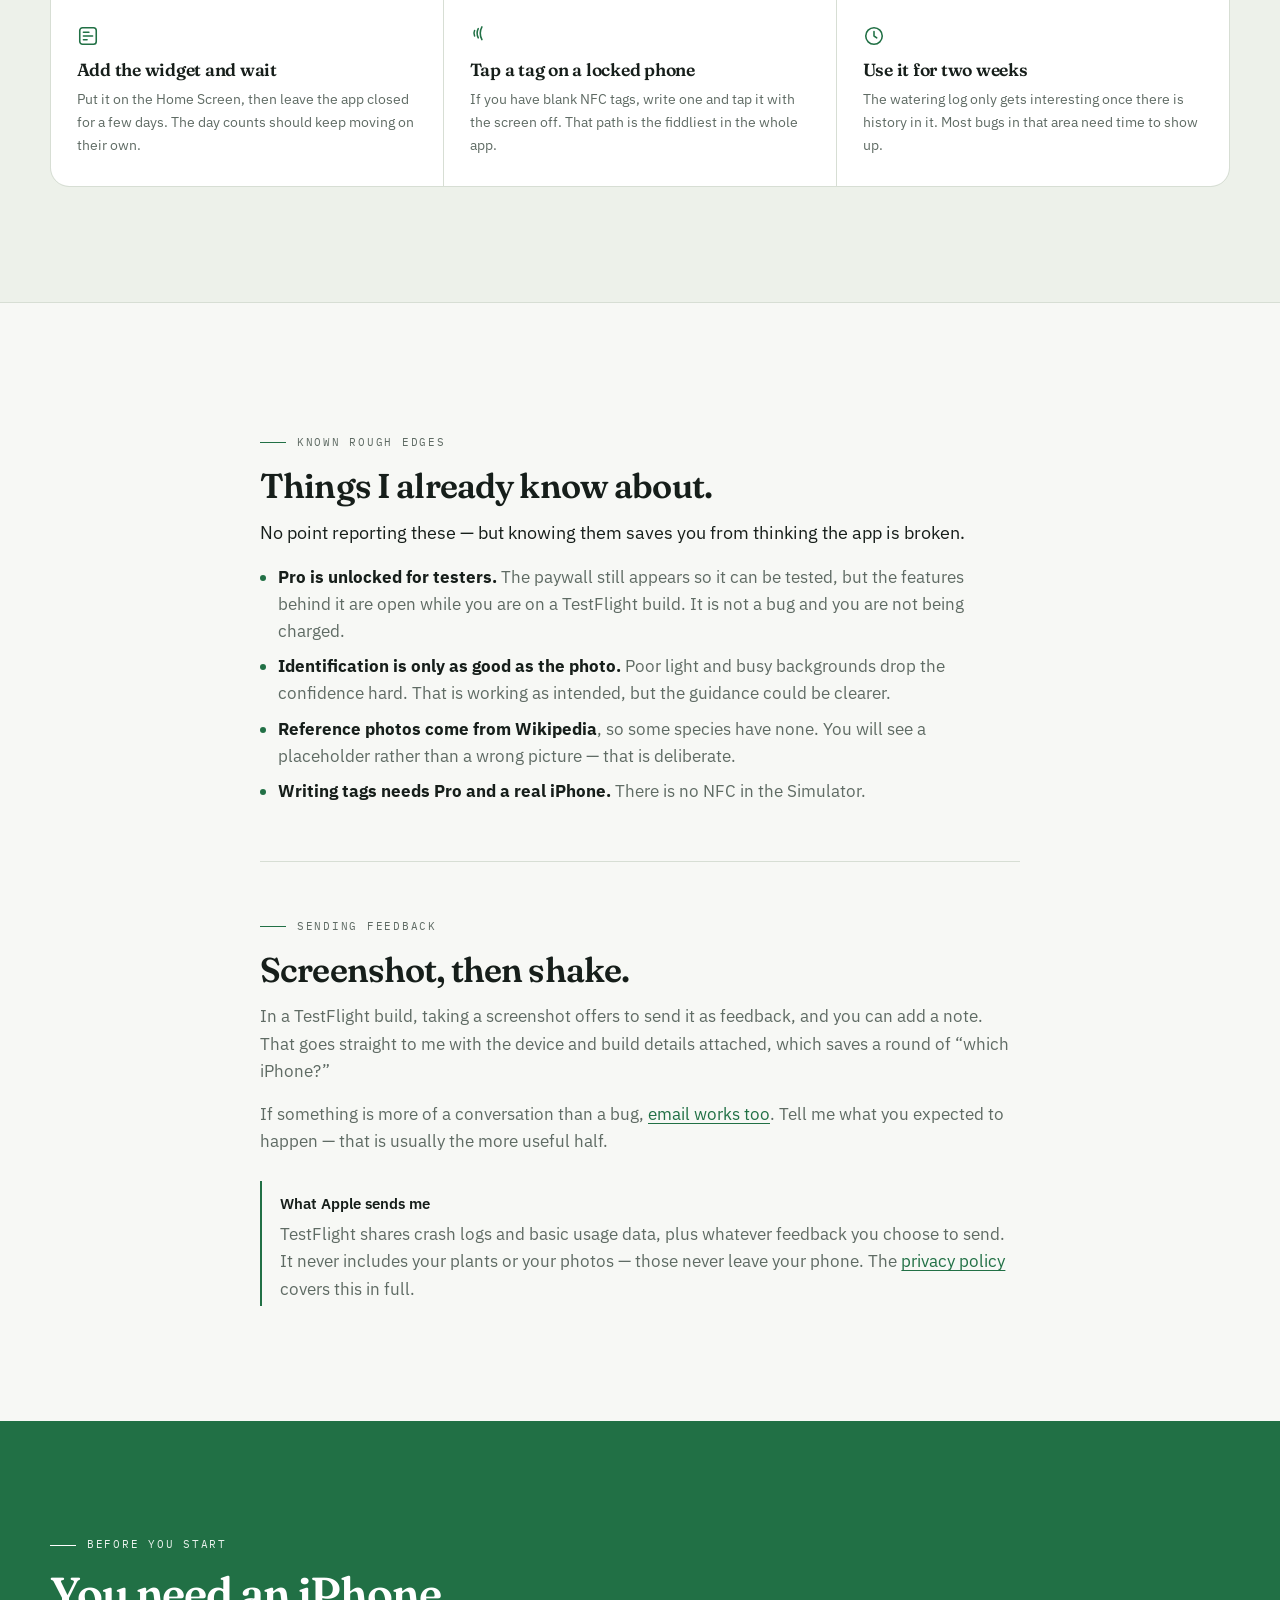
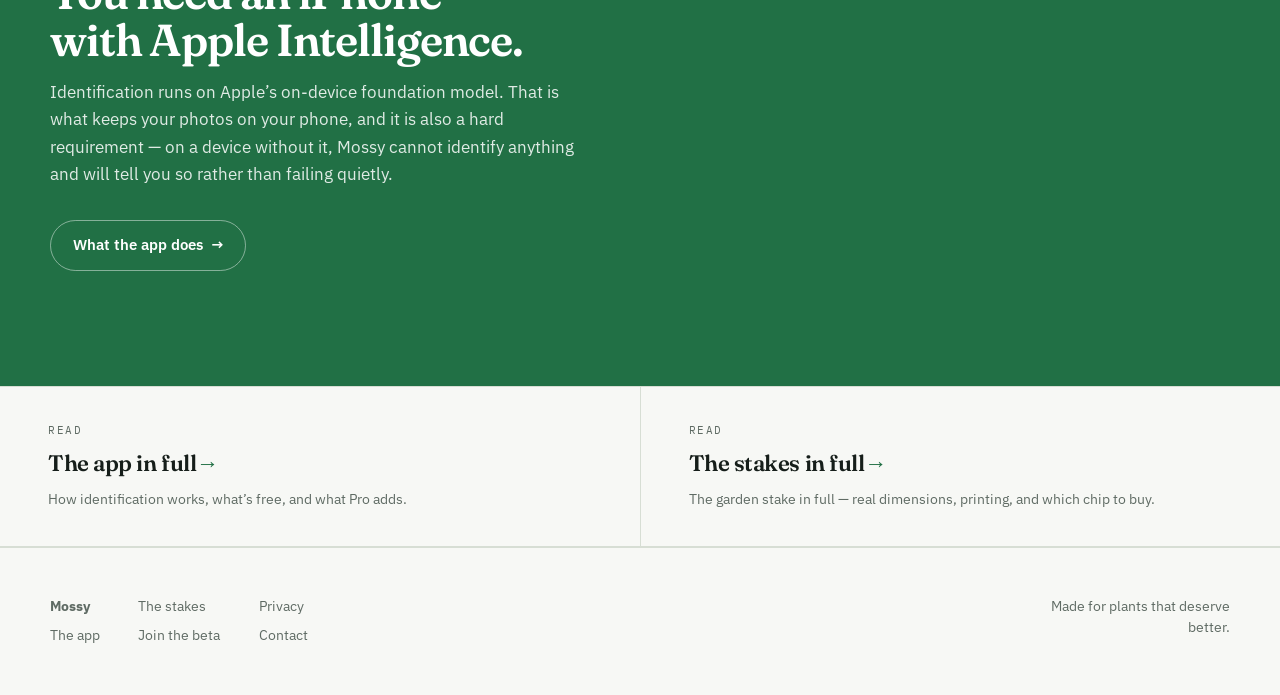
<file: beta/index.html>
<!doctype html>
<html lang="en">
<head>
<meta charset="utf-8">
<meta name="viewport" content="width=device-width,initial-scale=1">
<title>Mossy Beta</title>
<meta name="description" content="How to join the Mossy TestFlight beta, what to test, what's still rough, and how to send feedback.">
<meta name="theme-color" content="#217045">
<link rel="preconnect" href="https://fonts.googleapis.com">
<link rel="preconnect" href="https://fonts.gstatic.com" crossorigin>
<link rel="stylesheet" href="https://fonts.googleapis.com/css2?family=Fraunces:opsz,wght,SOFT,WONK@9..144,300..900,0..100,0..1&family=IBM+Plex+Mono:wght@400;500&family=IBM+Plex+Sans:ital,wght@0,400;0,500;0,600;1,400&display=swap">
<link rel="stylesheet" href="/assets/site.css">
</head>
<body>

<div class="progress" aria-hidden="true"></div>

<header>
  <div class="wrap bar">
    <a class="brand" href="/">
      <span class="disc" aria-hidden="true">
        <svg viewBox="0 0 24 24" fill="#fff"><path d="M12 21c-4 0-7-3-7-7 0-5 4-9 14-11 0 10-3 15-8 16-1 0-2 .3-3 2h-1c.6-2.6 2.4-5 5-7 1.8-1.4 3-3 3.6-4.6-2.4 1.8-5 3-7 5.4-1 1.2-1.6 2.6-1.6 4.2 0 1 .3 1.7 1 2z"/></svg>
      </span>
      Mossy
    </a>
    <nav>
      <a href="/app/" class="hide-s">The app</a>
      <a href="/stakes/" class="hide-xs">The stakes</a>
      <a class="btn btn-primary" href="#join">Join the beta</a>
    </nav>
  </div>
</header>

<main>

  <div class="page-hero">
    <div class="wrap">
      <p class="label">TestFlight</p>
      <h1>Help me break it.</h1>
      <p>Mossy is finished enough to live on a real phone and rough enough that
        you will find things. Both of those are the point.</p>
    </div>
  </div>

  <!-- ── Join ───────────────────────────────────────────────────────── -->
  <section id="join">
    <div class="wrap">
      <div class="plate-head reveal">
        <p class="label">Getting in</p>
        <h2>Two apps, about a minute.</h2>
      </div>
      <div class="steps three stagger" style="margin-top:3rem">
        <div class="step">
          <h3>Install TestFlight</h3>
          <p>Apple&rsquo;s free beta app, from the App Store. Betas cannot be
            installed any other way.</p>
        </div>
        <div class="step">
          <h3>Open the invite link</h3>
          <p>It opens TestFlight and adds Mossy to your list. Tap Install.</p>
        </div>
        <div class="step">
          <h3>Scan something green</h3>
          <p>Point it at the nearest plant. That is the whole onboarding.</p>
        </div>
      </div>
      <div class="cta-row reveal">
        <a class="btn btn-primary" href="https://testflight.apple.com/join/ATxWxMxx" rel="noopener">Open the TestFlight invite <span class="arw">&rarr;</span></a>
      </div>
      <p class="mono-note reveal">Requires an iPhone with Apple&nbsp;Intelligence.</p>
    </div>
  </section>

  <!-- ── What to try ────────────────────────────────────────────────── -->
  <section class="tint">
    <div class="wrap">
      <div class="plate-head reveal">
        <p class="label">What to try</p>
        <h2>The things most likely to be wrong.</h2>
        <p>Use it however you like &mdash; but if you want to be maximally
          useful, these are the parts with the least mileage on them.</p>
      </div>
      <div class="features stagger">
        <div class="feature">
          <svg class="ix" viewBox="0 0 24 24" fill="none" stroke="currentColor" stroke-width="1.7" stroke-linecap="round" stroke-linejoin="round"><path d="M4 7V5a1 1 0 0 1 1-1h2M17 4h2a1 1 0 0 1 1 1v2M20 17v2a1 1 0 0 1-1 1h-2M7 20H5a1 1 0 0 1-1-1v-2"/><circle cx="12" cy="12" r="3.2"/></svg>
          <h3>Scan something obscure</h3>
          <p>Common houseplants work well. I want to know where it falls over
            &mdash; odd cultivars, seedlings, a plant with three species in one
            pot.</p>
        </div>
        <div class="feature">
          <svg class="ix" viewBox="0 0 24 24" fill="none" stroke="currentColor" stroke-width="1.7" stroke-linecap="round" stroke-linejoin="round"><path d="M12 9v4M12 17h.01"/><path d="M10.3 3.9 1.8 18a2 2 0 0 0 1.7 3h17a2 2 0 0 0 1.7-3L13.7 3.9a2 2 0 0 0-3.4 0Z"/></svg>
          <h3>Check the toxicity line</h3>
          <p>If you know a plant is toxic to cats and Mossy disagrees, that is
            the single most important bug you can send me. Ask in chat too
            &mdash; &ldquo;is this safe for my cat?&rdquo; should match what the
            plant&rsquo;s own safety line says. If those two ever disagree, tell
            me which plant.</p>
        </div>
        <div class="feature">
          <svg class="ix" viewBox="0 0 24 24" fill="none" stroke="currentColor" stroke-width="1.7" stroke-linecap="round" stroke-linejoin="round"><path d="M20 15a3 3 0 0 1-3 3H8l-4 3V6a3 3 0 0 1 3-3h10a3 3 0 0 1 3 3z"/></svg>
          <h3>Argue with the chat</h3>
          <p>Tell it something the care report contradicts. It should believe
            you over a photo it took a week ago.</p>
        </div>
        <div class="feature">
          <svg class="ix" viewBox="0 0 24 24" fill="none" stroke="currentColor" stroke-width="1.7" stroke-linecap="round" stroke-linejoin="round"><rect x="3" y="3" width="18" height="18" rx="3"/><path d="M7 8h6M7 12h10M7 16h4"/></svg>
          <h3>Add the widget and wait</h3>
          <p>Put it on the Home Screen, then leave the app closed for a few days.
            The day counts should keep moving on their own.</p>
        </div>
        <div class="feature">
          <svg class="ix" viewBox="0 0 24 24" fill="none" stroke="currentColor" stroke-width="1.7" stroke-linecap="round" stroke-linejoin="round"><path d="M5 12a7 7 0 0 1 0-6M9 14a11 11 0 0 1 0-10M13 16a15 15 0 0 1 0-14"/></svg>
          <h3>Tap a tag on a locked phone</h3>
          <p>If you have blank NFC tags, write one and tap it with the screen
            off. That path is the fiddliest in the whole app.</p>
        </div>
        <div class="feature">
          <svg class="ix" viewBox="0 0 24 24" fill="none" stroke="currentColor" stroke-width="1.7" stroke-linecap="round" stroke-linejoin="round"><circle cx="12" cy="12" r="9"/><path d="M12 7v5l3 2"/></svg>
          <h3>Use it for two weeks</h3>
          <p>The watering log only gets interesting once there is history in it.
            Most bugs in that area need time to show up.</p>
        </div>
      </div>
    </div>
  </section>

  <!-- ── Known rough edges ──────────────────────────────────────────── -->
  <section>
    <div class="wrap narrow prose" style="width:min(760px,100% - 2.6rem)">
      <p class="label reveal">Known rough edges</p>
      <h2 class="reveal" style="margin-top:1rem">Things I already know about.</h2>
      <p class="first reveal">No point reporting these &mdash; but knowing them
        saves you from thinking the app is broken.</p>
      <ul class="reveal">
        <li><strong>Pro is unlocked for testers.</strong> The paywall still
          appears so it can be tested, but the features behind it are open while
          you are on a TestFlight build. It is not a bug and you are not being
          charged.</li>
        <li><strong>Identification is only as good as the photo.</strong> Poor
          light and busy backgrounds drop the confidence hard. That is working
          as intended, but the guidance could be clearer.</li>
        <li><strong>Reference photos come from Wikipedia</strong>, so some
          species have none. You will see a placeholder rather than a wrong
          picture &mdash; that is deliberate.</li>
        <li><strong>Writing tags needs Pro and a real iPhone.</strong> There is no
          NFC in the Simulator.</li>
      </ul>

      <hr class="reveal">

      <p class="label reveal">Sending feedback</p>
      <h2 class="reveal" style="margin-top:1rem">Screenshot, then shake.</h2>
      <p class="reveal">In a TestFlight build, taking a screenshot offers to send
        it as feedback, and you can add a note. That goes straight to me with the
        device and build details attached, which saves a round of
        &ldquo;which iPhone?&rdquo;</p>
      <p class="reveal">If something is more of a conversation than a bug,
        <a href="mailto:ozharsky@gmail.com">email works too</a>. Tell me what you
        expected to happen &mdash; that is usually the more useful half.</p>

      <div class="note reveal">
        <p class="t">What Apple sends me</p>
        <p>TestFlight shares crash logs and basic usage data, plus whatever
          feedback you choose to send. It never includes your plants or your
          photos &mdash; those never leave your phone. The
          <a href="/privacy/">privacy policy</a> covers this in full.</p>
      </div>
    </div>
  </section>

  <!-- ── Requirements ───────────────────────────────────────────────── -->
  <section class="band">
    <div class="wrap">
      <p class="label reveal">Before you start</p>
      <h2 class="reveal">You need an iPhone with Apple Intelligence.</h2>
      <p class="body reveal">Identification runs on Apple&rsquo;s on-device
        foundation model. That is what keeps your photos on your phone, and it is
        also a hard requirement &mdash; on a device without it, Mossy cannot
        identify anything and will tell you so rather than failing quietly.</p>
      <div class="cta-row reveal">
        <a class="btn btn-ghost" href="/app/">What the app does <span class="arw">&rarr;</span></a>
      </div>
    </div>
  </section>

</main>

<nav class="next" aria-label="Keep reading">
  <a href="/app/">
    <span class="k">Read</span>
    <span class="t">The app in full</span>
    <span class="d">How identification works, what&rsquo;s free, and what Pro adds.</span>
  </a>
  <a href="/stakes/">
    <span class="k">Read</span>
    <span class="t">The stakes in full</span>
    <span class="d">The garden stake in full — real dimensions, printing, and which chip to buy.</span>
  </a>
</nav>

<footer>
  <div class="wrap foot">
    <nav>
      <a href="/"><strong>Mossy</strong></a>
      <a href="/app/">The app</a>
    </nav>
    <nav>
      <a href="/stakes/">The stakes</a>
      <a href="/beta/">Join the beta</a>
    </nav>
    <nav>
      <a href="/privacy/">Privacy</a>
      <a href="mailto:ozharsky@gmail.com">Contact</a>
    </nav>
    <span class="sp">Made for plants that deserve better.</span>
  </div>
</footer>

<script src="/assets/site.js" defer></script>
</body>
</html>
</file>
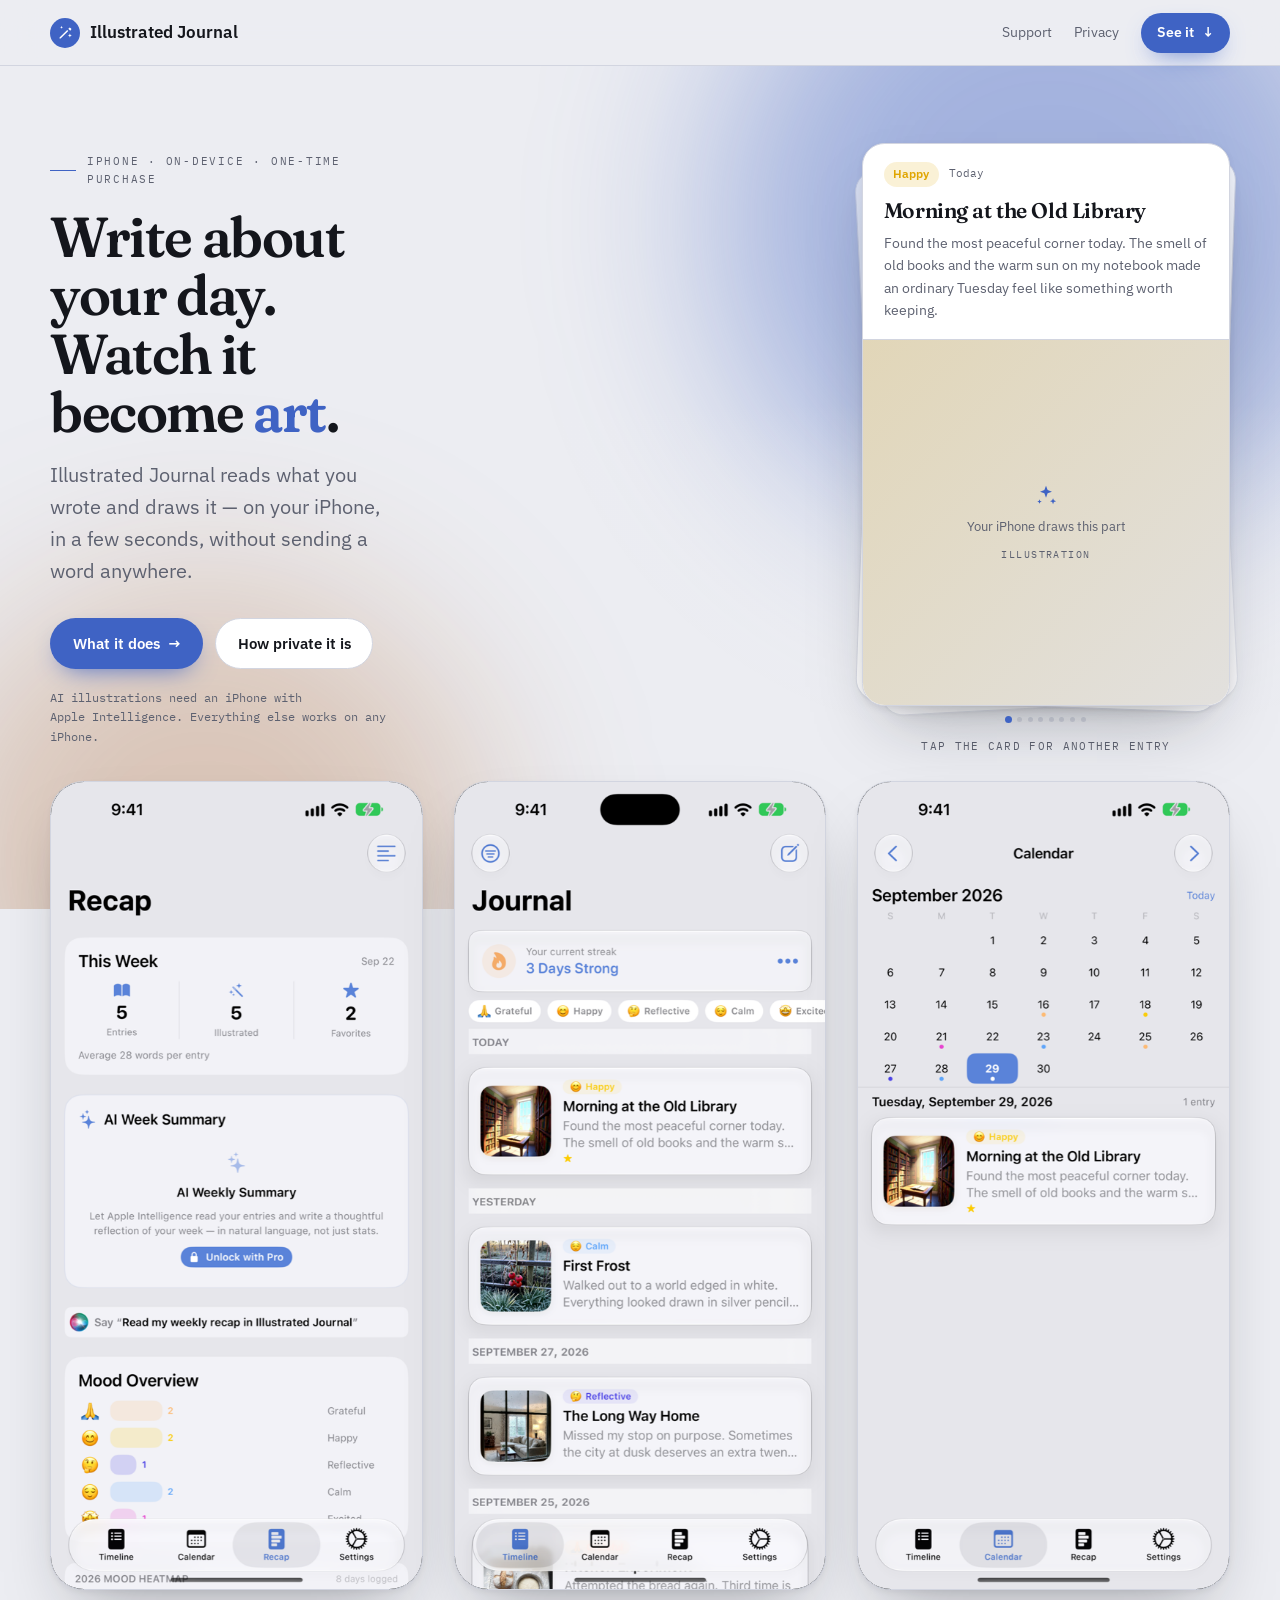
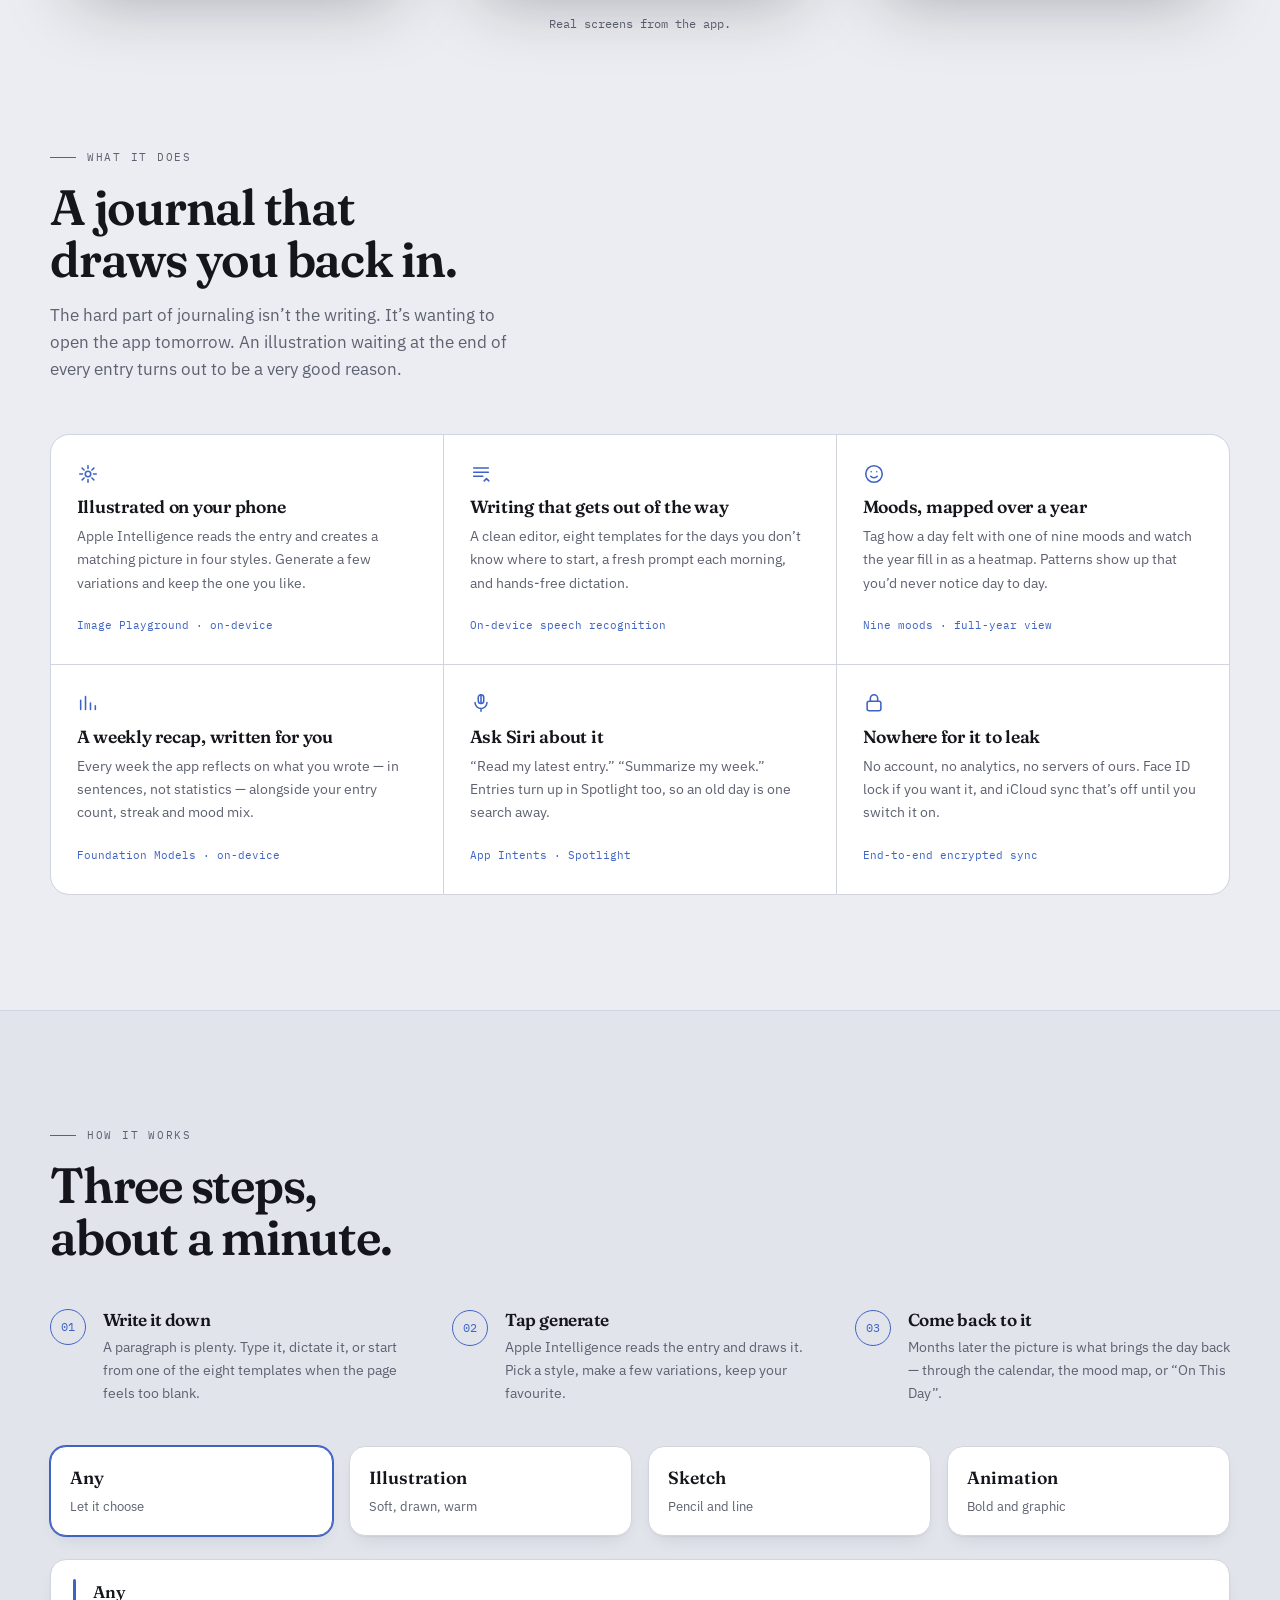
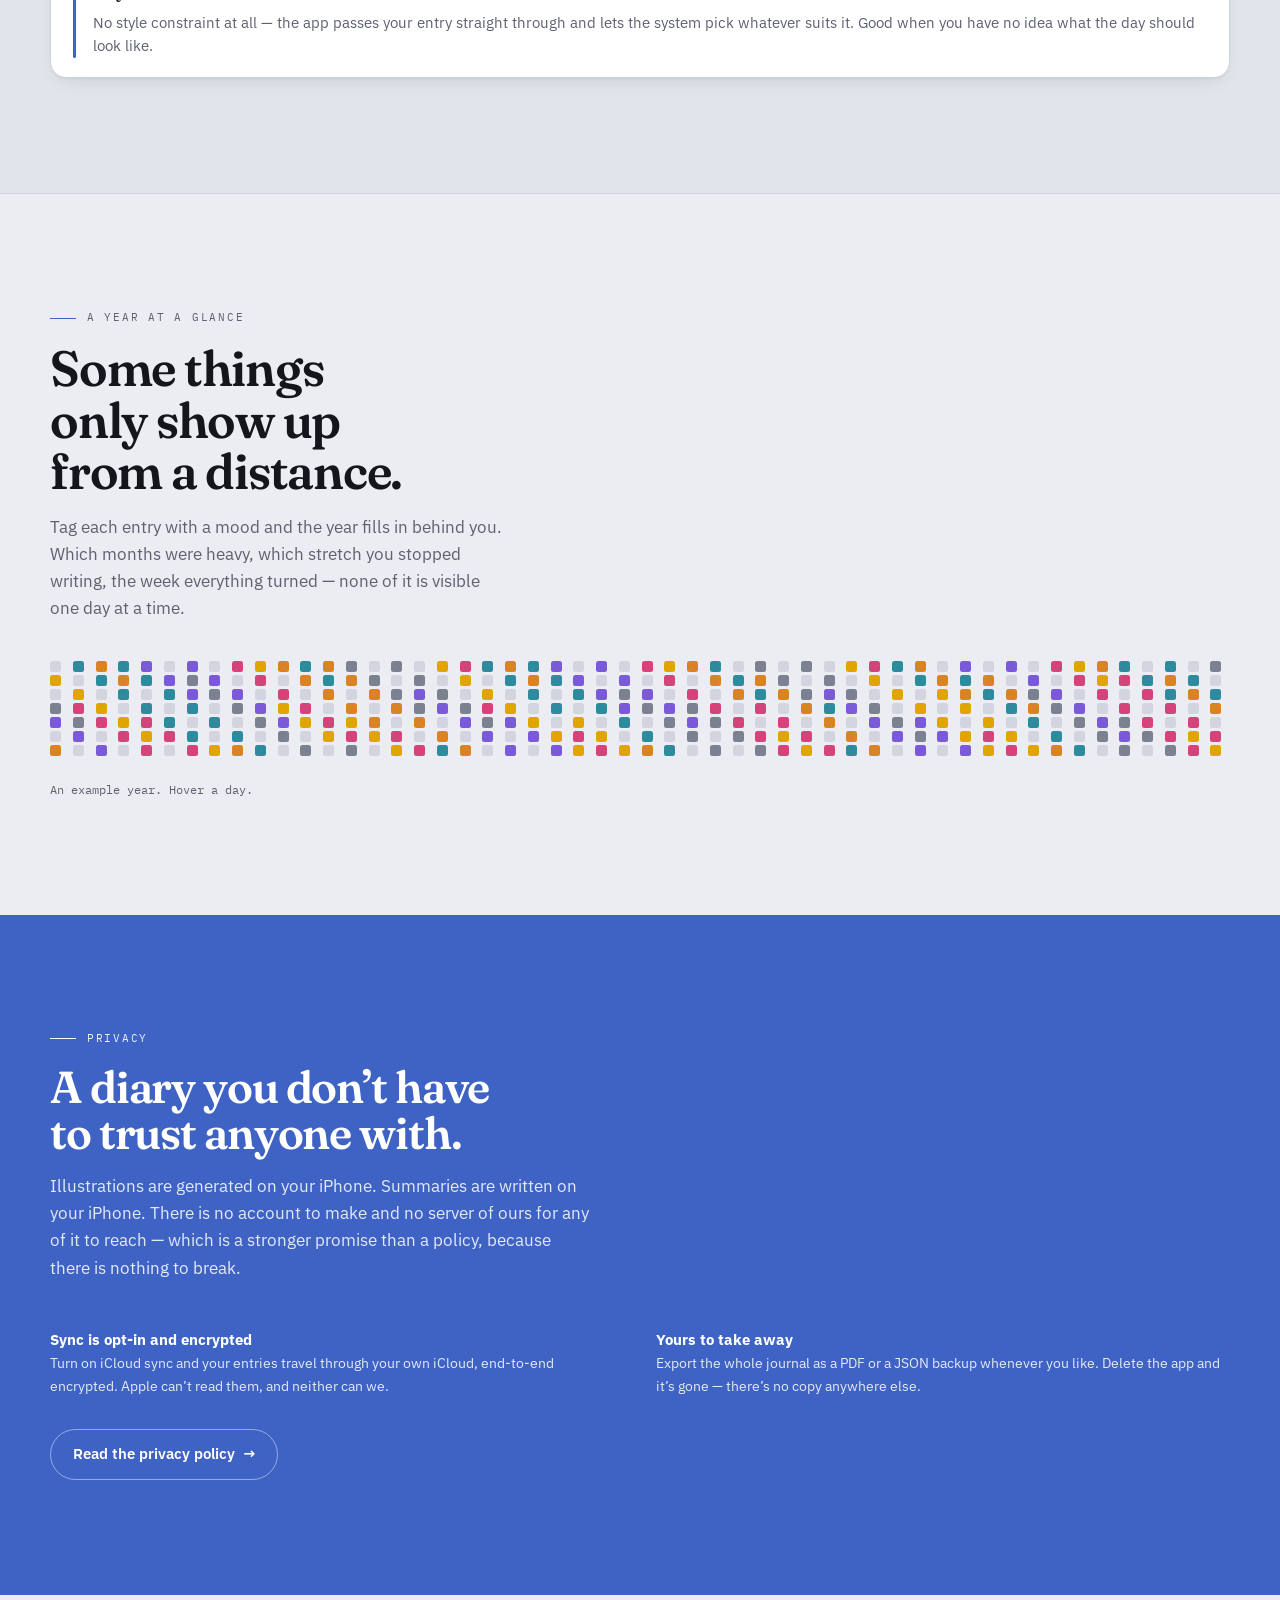
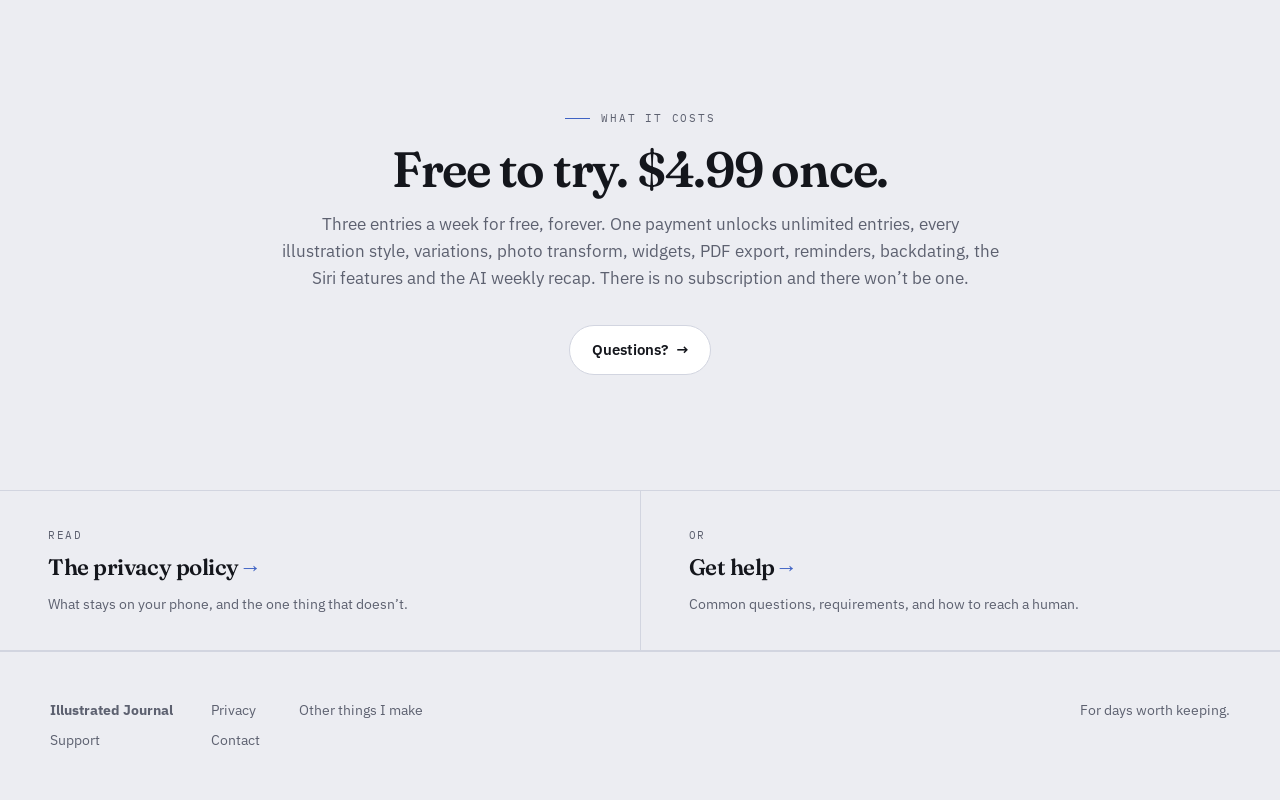
<file: journal/index.html>
<!doctype html>
<html lang="en">
<head>
<meta charset="utf-8">
<meta name="viewport" content="width=device-width,initial-scale=1">
<title>Illustrated Journal</title>
<meta name="description" content="An iPhone journal that turns what you write into a one-of-a-kind illustration, generated on your device. No cloud, no subscription, no one reading your diary but you.">
<meta name="theme-color" content="#3F63C4">
<meta property="og:title" content="Illustrated Journal">
<meta property="og:description" content="Write about your day. Watch it become art — illustrated on your iPhone, never on a server.">
<meta property="og:image" content="https://ozharsky.github.io/journal/img/icon.png">
<meta property="og:url" content="https://ozharsky.github.io/journal/">
<meta name="twitter:card" content="summary">
<link rel="apple-touch-icon" href="/journal/img/icon.png">
<link rel="icon" href="/journal/img/icon.png">
<link rel="preconnect" href="https://fonts.googleapis.com">
<link rel="preconnect" href="https://fonts.gstatic.com" crossorigin>
<link rel="stylesheet" href="https://fonts.googleapis.com/css2?family=Fraunces:opsz,wght,SOFT,WONK@9..144,300..900,0..100,0..1&family=IBM+Plex+Mono:wght@400;500&family=IBM+Plex+Sans:ital,wght@0,400;0,500;0,600;1,400&display=swap">
<link rel="stylesheet" href="/journal/assets/journal.css">
</head>
<body>

<div class="progress" aria-hidden="true"></div>

<header>
  <div class="wrap bar">
    <a class="brand" href="/journal/">
      <span class="disc" aria-hidden="true">
        <svg viewBox="0 0 24 24" fill="#fff"><path d="M3.6 19.1 14.4 8.3l1.5 1.5L5.1 20.6H3.6zM15.9 6.8l1.3-1.3a1.2 1.2 0 0 1 1.7 0l1 1a1.2 1.2 0 0 1 0 1.7l-1.3 1.3zM18.2 13.4l.8 2 2 .8-2 .8-.8 2-.8-2-2-.8 2-.8zM6.4 2.6l.6 1.5 1.5.6-1.5.6-.6 1.5-.6-1.5L4.3 4.7l1.5-.6z"/></svg>
      </span>
      Illustrated Journal
    </a>
    <nav>
      <a href="/journal/support/" class="hide-s">Support</a>
      <a href="/journal/privacy/" class="hide-xs">Privacy</a>
      <a class="btn btn-primary" href="#app">See it <span class="arw">&darr;</span></a>
    </nav>
  </div>
</header>

<main>

  <!-- ── Hero ───────────────────────────────────────────────────────── -->
  <div class="hero">
    <div class="hero-wash" aria-hidden="true"><i></i></div>
    <div class="wrap"><div class="hero-grid"><div class="hero-inner">
      <p class="label">iPhone &middot; on-device &middot; one-time purchase</p>
      <h1>Write about your day.<br>Watch it become <em>art</em>.</h1>
      <p class="lede">Illustrated Journal reads what you wrote and draws it &mdash;
        on your iPhone, in a few seconds, without sending a word anywhere.</p>
      <div class="cta-row">
        <a class="btn btn-primary" href="#app">What it does <span class="arw">&rarr;</span></a>
        <a class="btn btn-ghost" href="/journal/privacy/">How private it is</a>
      </div>
      <p class="hero-note">AI illustrations need an iPhone with Apple&nbsp;Intelligence.
        Everything else works on any iPhone.</p>
    </div>

    <div>
      <div class="demo-stack">
        <div class="demo-card" data-demo role="button" tabindex="0"
             aria-label="Sample journal entry. Activate for the next one.">
          <div class="demo-meta">
            <span class="demo-mood">Happy</span>
            <span class="demo-date">Today</span>
          </div>
          <div class="demo-title">Morning at the Old Library</div>
          <p class="demo-body">Found the most peaceful corner today.</p>
          <div class="demo-art">
            <img alt="">
            <div class="demo-pending">
              <svg viewBox="0 0 24 24" fill="currentColor" aria-hidden="true"><path d="M12 2.5l1.5 4L17.5 8l-4 1.5L12 13.5l-1.5-4L6.5 8l4-1.5zM18.5 14l.8 2 2 .8-2 .8-.8 2-.8-2-2-.8 2-.8zM6 15l.6 1.5 1.5.6-1.5.6L6 19.2l-.6-1.5-1.5-.6 1.5-.6z"/></svg>
              <span class="t">Your iPhone draws this part</span>
              <span class="s">Illustration</span>
            </div>
          </div>
        </div>
      </div>
      <div class="demo-dots" aria-hidden="true"><i class="on"></i><i></i><i></i><i></i><i></i><i></i><i></i><i></i></div>
      <p class="demo-hint">Tap the card for another entry</p>
    </div>

    </div></div>
  </div>

  <div class="wrap">
    <div class="fan stagger">
      <div class="device"><img src="/journal/img/recap.png" alt="The Recap screen: five entries this week, five illustrated, two favourites, a weekly AI summary card and a mood overview." width="506" height="1100" loading="lazy"></div>
      <div class="device"><img src="/journal/img/timeline.png" alt="The journal timeline, showing dated entries with their illustration, mood and opening lines." width="506" height="1100" fetchpriority="high"></div>
      <div class="device"><img src="/journal/img/calendar.png" alt="The calendar month view with a coloured dot on each day you wrote, and the selected day's entry below." width="506" height="1100" loading="lazy"></div>
    </div>
    <p class="fan-cap">Real screens from the app.</p>
  </div>

  <!-- ── What it does ───────────────────────────────────────────────── -->
  <section id="app">
    <div class="wrap">
      <div class="plate-head reveal">
        <p class="label">What it does</p>
        <h2>A journal that draws you back in.</h2>
        <p>The hard part of journaling isn&rsquo;t the writing. It&rsquo;s wanting to
          open the app tomorrow. An illustration waiting at the end of every entry
          turns out to be a very good reason.</p>
      </div>

      <div class="features stagger">
        <div class="feature">
          <svg class="ix" viewBox="0 0 24 24" fill="none" stroke="currentColor" stroke-width="1.7" stroke-linecap="round" stroke-linejoin="round"><path d="M12 3v3M12 18v3M3 12h3M18 12h3M5.6 5.6l2.1 2.1M16.3 16.3l2.1 2.1M18.4 5.6l-2.1 2.1M7.7 16.3l-2.1 2.1"/><circle cx="12" cy="12" r="3"/></svg>
          <h3>Illustrated on your phone</h3>
          <p>Apple Intelligence reads the entry and creates a matching picture in
            four styles. Generate a few variations and keep the one you like.</p>
          <p class="spec">Image Playground &middot; on-device</p>
        </div>

        <div class="feature">
          <svg class="ix" viewBox="0 0 24 24" fill="none" stroke="currentColor" stroke-width="1.7" stroke-linecap="round" stroke-linejoin="round"><path d="M4 5.5h16M4 10h16M4 14.5h10"/><path d="M15.5 19.5 18 17l2.5 2.5"/></svg>
          <h3>Writing that gets out of the way</h3>
          <p>A clean editor, eight templates for the days you don&rsquo;t know where
            to start, a fresh prompt each morning, and hands-free dictation.</p>
          <p class="spec">On-device speech recognition</p>
        </div>

        <div class="feature">
          <svg class="ix" viewBox="0 0 24 24" fill="none" stroke="currentColor" stroke-width="1.7" stroke-linecap="round" stroke-linejoin="round"><circle cx="12" cy="12" r="9"/><path d="M8.5 14.5a4.5 4.5 0 0 0 7 0"/><path d="M9 9.5h.01M15 9.5h.01"/></svg>
          <h3>Moods, mapped over a year</h3>
          <p>Tag how a day felt with one of nine moods and watch the year fill in
            as a heatmap. Patterns show up that you&rsquo;d never notice day to day.</p>
          <p class="spec">Nine moods &middot; full-year view</p>
        </div>

        <div class="feature">
          <svg class="ix" viewBox="0 0 24 24" fill="none" stroke="currentColor" stroke-width="1.7" stroke-linecap="round" stroke-linejoin="round"><path d="M4 19V9M9.3 19V5M14.7 19v-7M20 19v-4"/></svg>
          <h3>A weekly recap, written for you</h3>
          <p>Every week the app reflects on what you wrote &mdash; in sentences, not
            statistics &mdash; alongside your entry count, streak and mood mix.</p>
          <p class="spec">Foundation Models &middot; on-device</p>
        </div>

        <div class="feature">
          <svg class="ix" viewBox="0 0 24 24" fill="none" stroke="currentColor" stroke-width="1.7" stroke-linecap="round" stroke-linejoin="round"><path d="M12 3.5v9"/><rect x="9" y="3" width="6" height="9.5" rx="3"/><path d="M5.5 11.5a6.5 6.5 0 0 0 13 0M12 18v3"/></svg>
          <h3>Ask Siri about it</h3>
          <p>&ldquo;Read my latest entry.&rdquo; &ldquo;Summarize my week.&rdquo;
            Entries turn up in Spotlight too, so an old day is one search away.</p>
          <p class="spec">App Intents &middot; Spotlight</p>
        </div>

        <div class="feature">
          <svg class="ix" viewBox="0 0 24 24" fill="none" stroke="currentColor" stroke-width="1.7" stroke-linecap="round" stroke-linejoin="round"><rect x="4.5" y="10" width="15" height="10.5" rx="2.2"/><path d="M8 10V7a4 4 0 0 1 8 0v3"/></svg>
          <h3>Nowhere for it to leak</h3>
          <p>No account, no analytics, no servers of ours. Face&nbsp;ID lock if you
            want it, and iCloud sync that&rsquo;s off until you switch it on.</p>
          <p class="spec">End-to-end encrypted sync</p>
        </div>
      </div>
    </div>
  </section>

  <!-- ── How it works ───────────────────────────────────────────────── -->
  <section class="tint">
    <div class="wrap">
      <div class="plate-head reveal">
        <p class="label">How it works</p>
        <h2>Three steps, about a minute.</h2>
      </div>

      <div class="steps three stagger" style="margin-top:3rem">
        <div class="step">
          <h3>Write it down</h3>
          <p>A paragraph is plenty. Type it, dictate it, or start from one of the
            eight templates when the page feels too blank.</p>
        </div>
        <div class="step">
          <h3>Tap generate</h3>
          <p>Apple Intelligence reads the entry and draws it. Pick a style, make a
            few variations, keep your favourite.</p>
        </div>
        <div class="step">
          <h3>Come back to it</h3>
          <p>Months later the picture is what brings the day back &mdash; through the
            calendar, the mood map, or &ldquo;On This Day&rdquo;.</p>
        </div>
      </div>

      <div class="swatches stagger">
        <button type="button" class="swatch" aria-pressed="true" data-style="Any"
          data-copy="No style constraint at all — the app passes your entry straight through and lets the system pick whatever suits it. Good when you have no idea what the day should look like.">
          <div class="n">Any</div><div class="d">Let it choose</div></button>
        <button type="button" class="swatch" aria-pressed="false" data-style="Illustration"
          data-copy="Soft edges, warm colour, drawn rather than rendered. The default for good days — gratitude, milestones, anything you want to look back on fondly.">
          <div class="n">Illustration</div><div class="d">Soft, drawn, warm</div></button>
        <button type="button" class="swatch" aria-pressed="false" data-style="Sketch"
          data-copy="Pencil and line, little colour. Quieter than the others, which suits reflective and calm entries — the app suggests it for those moods on its own.">
          <div class="n">Sketch</div><div class="d">Pencil and line</div></button>
        <button type="button" class="swatch" aria-pressed="false" data-style="Animation"
          data-copy="Bold shapes and flat graphic colour. The loudest of the four — good for the days that actually were loud.">
          <div class="n">Animation</div><div class="d">Bold and graphic</div></button>
      </div>

      <div class="swatch-out" data-style-out>
        <span class="bar" aria-hidden="true"></span>
        <div>
          <div class="h">Any</div>
          <p>No style constraint at all — the app passes your entry straight through and lets the system pick whatever suits it. Good when you have no idea what the day should look like.</p>
        </div>
      </div>
    </div>
  </section>

  <!-- ── Mood year ──────────────────────────────────────────────────── -->
  <section>
    <div class="wrap">
      <div class="plate-head reveal">
        <p class="label">A year at a glance</p>
        <h2>Some things only show up from a distance.</h2>
        <p>Tag each entry with a mood and the year fills in behind you. Which
          months were heavy, which stretch you stopped writing, the week
          everything turned &mdash; none of it is visible one day at a time.</p>
      </div>
      <div class="year" data-year aria-hidden="true"></div>
      <p class="year-out" data-year-out>An example year. Hover a day.</p>
    </div>
  </section>

  <!-- ── Privacy band ───────────────────────────────────────────────── -->
  <section class="band">
    <div class="wrap">
      <p class="label">Privacy</p>
      <h2>A diary you don&rsquo;t have to trust anyone with.</h2>
      <p class="body">Illustrations are generated on your iPhone. Summaries are
        written on your iPhone. There is no account to make and no server of ours
        for any of it to reach &mdash; which is a stronger promise than a policy,
        because there is nothing to break.</p>

      <div class="cols">
        <p class="pt"><strong>Sync is opt-in and encrypted</strong>
          Turn on iCloud sync and your entries travel through your own iCloud,
          end-to-end encrypted. Apple can&rsquo;t read them, and neither can we.</p>
        <p class="pt"><strong>Yours to take away</strong>
          Export the whole journal as a PDF or a JSON backup whenever you like.
          Delete the app and it&rsquo;s gone &mdash; there&rsquo;s no copy anywhere else.</p>
      </div>

      <div class="cta-row">
        <a class="btn btn-ghost" href="/journal/privacy/">Read the privacy policy <span class="arw">&rarr;</span></a>
      </div>
    </div>
  </section>

  <!-- ── Price ──────────────────────────────────────────────────────── -->
  <section>
    <div class="narrow" style="text-align:center">
      <p class="label center">What it costs</p>
      <h2 style="font-size:clamp(2rem,4.4vw,3.1rem);margin-top:1rem">Free to try. $4.99 once.</h2>
      <p style="color:var(--muted);margin-top:1rem">Three entries a week for free, forever.
        One payment unlocks unlimited entries, every illustration style, variations,
        photo transform, widgets, PDF export, reminders, backdating, the Siri
        features and the AI weekly recap. There is no subscription and there
        won&rsquo;t be one.</p>
      <div class="cta-row center">
        <a class="btn btn-ghost" href="/journal/support/">Questions? <span class="arw">&rarr;</span></a>
      </div>
    </div>
  </section>

</main>

<nav class="next" aria-label="Keep reading">
  <a href="/journal/privacy/">
    <span class="k">Read</span>
    <span class="t">The privacy policy</span>
    <span class="d">What stays on your phone, and the one thing that doesn&rsquo;t.</span>
  </a>
  <a href="/journal/support/">
    <span class="k">Or</span>
    <span class="t">Get help</span>
    <span class="d">Common questions, requirements, and how to reach a human.</span>
  </a>
</nav>

<footer>
  <div class="wrap foot">
    <nav>
      <a href="/journal/"><strong>Illustrated Journal</strong></a>
      <a href="/journal/support/">Support</a>
    </nav>
    <nav>
      <a href="/journal/privacy/">Privacy</a>
      <a href="mailto:ozharsky@gmail.com">Contact</a>
    </nav>
    <nav>
      <a href="/">Other things I make</a>
    </nav>
    <span class="sp">For days worth keeping.</span>
  </div>
</footer>

<script type="application/json" id="demo-entries">
[
 {"title":"Morning at the Old Library","body":"Found the most peaceful corner today. The smell of old books and the warm sun on my notebook made an ordinary Tuesday feel like something worth keeping.","mood":"Happy","date":"Today","style":"Illustration","color":"#E0A500","art":"/journal/img/art/01.jpg"},
 {"title":"First Frost","body":"Walked out to a world edged in white. Everything looked drawn in silver pencil — the fence, the last of the tomatoes, my own breath.","mood":"Calm","date":"Yesterday","style":"Sketch","color":"#2E8B9E","art":"/journal/img/art/02.jpg"},
 {"title":"The Long Way Home","body":"Missed my stop on purpose. Sometimes the city at dusk deserves an extra twenty minutes — all those lit windows, each one somebody's whole evening.","mood":"Reflective","date":"2 days ago","style":"Animation","color":"#7A5AD8","art":"/journal/img/art/03.jpg"},
 {"title":"Kitchen Experiment","body":"Attempted the bread again. Third time is apparently not the charm, but it smelled incredible and the crust was almost right.","mood":"Grateful","date":"4 days ago","style":"Illustration","color":"#D98324","art":"/journal/img/art/04.jpg"},
 {"title":"Rain Against the Glass","body":"Stayed in and let the afternoon go. There's a particular comfort in weather that gives you permission to do nothing at all.","mood":"Calm","date":"6 days ago","style":"Sketch","color":"#2E8B9E","art":"/journal/img/art/05.jpg"},
 {"title":"Something Worth Saying","body":"Finally had the conversation I'd been putting off for a month. It went nothing like I rehearsed and much better than I feared.","mood":"Excited","date":"8 days ago","style":"Illustration","color":"#D6437B","art":"/journal/img/art/06.jpg"},
 {"title":"Trailhead at Sunrise","body":"Up before the light to beat the heat. The valley filled with mist like something poured into it, and for ten minutes I had the whole ridge to myself.","mood":"Happy","date":"11 days ago","style":"Illustration","color":"#E0A500","art":"/journal/img/art/07.jpg"},
 {"title":"Quiet Sunday","body":"Nothing happened today and that was the entire point. Coffee, a long book, the cat asleep on the warm part of the floor.","mood":"Grateful","date":"13 days ago","style":"Illustration","color":"#D98324","art":"/journal/img/art/08.jpg"}
]
</script>
<script src="/journal/assets/journal.js" defer></script>
</body>
</html>
</file>
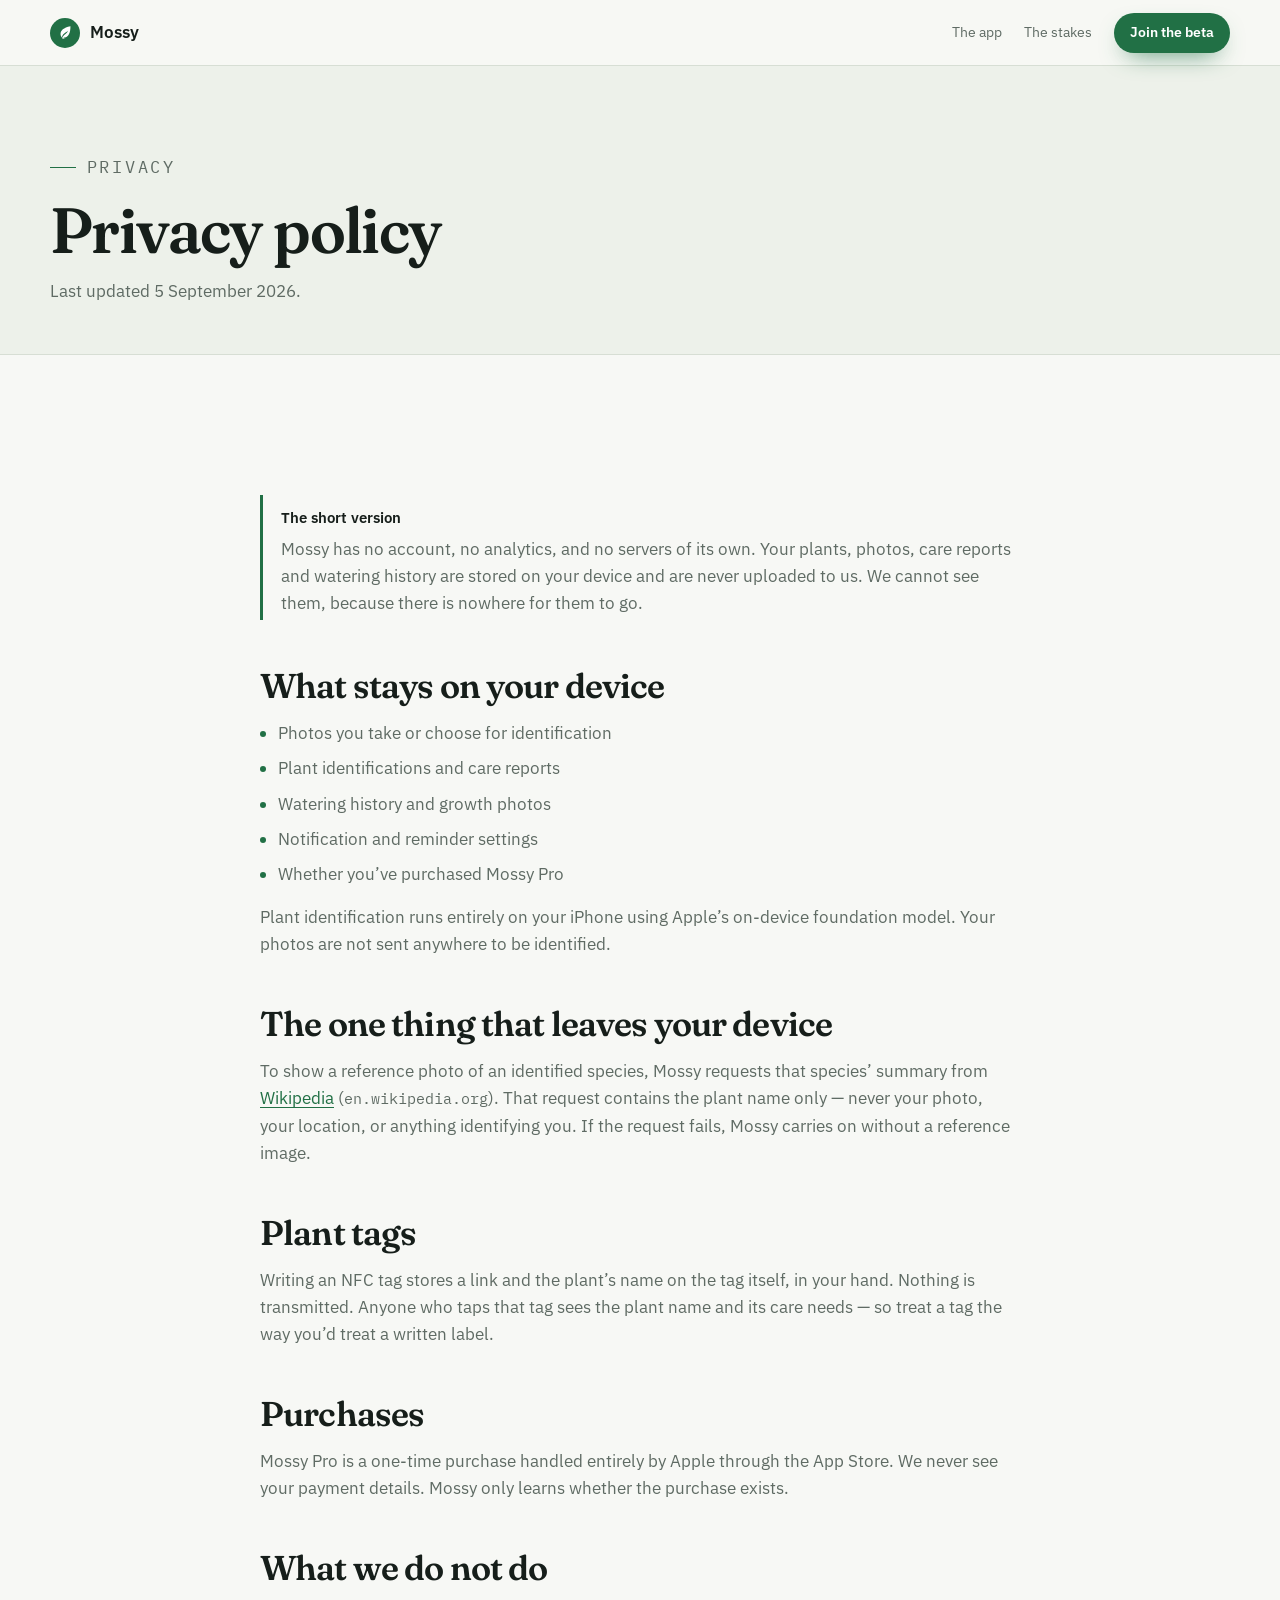
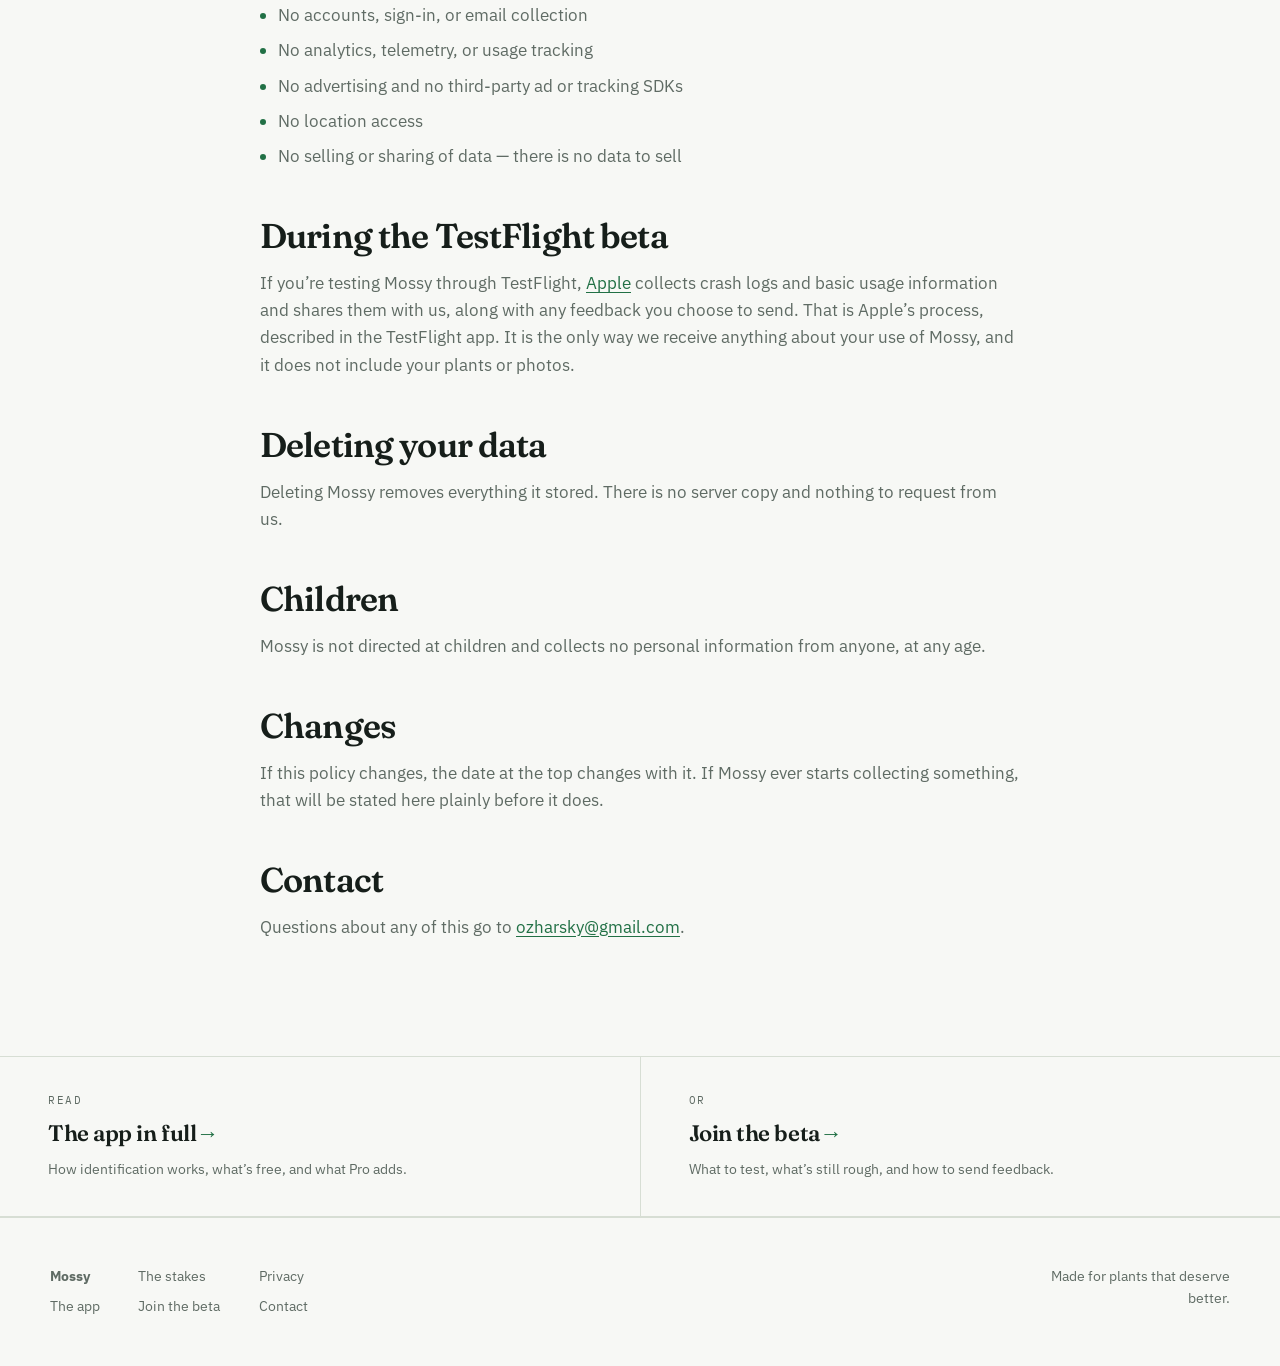
<file: privacy/index.html>
<!doctype html>
<html lang="en">
<head>
<meta charset="utf-8">
<meta name="viewport" content="width=device-width,initial-scale=1">
<title>Mossy Privacy Policy</title>
<meta name="description" content="Mossy has no account, no analytics, and no servers of its own. Your plants, photos and history stay on your device.">
<meta name="theme-color" content="#217045">
<link rel="preconnect" href="https://fonts.googleapis.com">
<link rel="preconnect" href="https://fonts.gstatic.com" crossorigin>
<link rel="stylesheet" href="https://fonts.googleapis.com/css2?family=Fraunces:opsz,wght,SOFT,WONK@9..144,300..900,0..100,0..1&family=IBM+Plex+Mono:wght@400;500&family=IBM+Plex+Sans:ital,wght@0,400;0,500;0,600;1,400&display=swap">
<link rel="stylesheet" href="/assets/site.css">
</head>
<body>

<div class="progress" aria-hidden="true"></div>

<header>
  <div class="wrap bar">
    <a class="brand" href="/">
      <span class="disc" aria-hidden="true">
        <svg viewBox="0 0 24 24" fill="#fff"><path d="M12 21c-4 0-7-3-7-7 0-5 4-9 14-11 0 10-3 15-8 16-1 0-2 .3-3 2h-1c.6-2.6 2.4-5 5-7 1.8-1.4 3-3 3.6-4.6-2.4 1.8-5 3-7 5.4-1 1.2-1.6 2.6-1.6 4.2 0 1 .3 1.7 1 2z"/></svg>
      </span>
      Mossy
    </a>
    <nav>
      <a href="/app/" class="hide-s">The app</a>
      <a href="/stakes/" class="hide-xs">The stakes</a>
      <a class="btn btn-primary" href="/beta/">Join the beta</a>
    </nav>
  </div>
</header>

<main>

  <div class="page-hero">
    <div class="wrap">
      <p class="label">Privacy</p>
      <h1>Privacy policy</h1>
      <p>Last updated 5 September 2026.</p>
    </div>
  </div>

  <section>
    <div class="prose" style="width:min(760px,100% - 2.6rem);margin-inline:auto">

      <div class="note reveal" style="border-left-width:3px">
        <p class="t">The short version</p>
        <p>Mossy has no account, no analytics, and no servers of its own. Your
          plants, photos, care reports and watering history are stored on your
          device and are never uploaded to us. We cannot see them, because there
          is nowhere for them to go.</p>
      </div>

      <h2 class="reveal">What stays on your device</h2>
      <ul class="reveal">
        <li>Photos you take or choose for identification</li>
        <li>Plant identifications and care reports</li>
        <li>Watering history and growth photos</li>
        <li>Notification and reminder settings</li>
        <li>Whether you&rsquo;ve purchased Mossy Pro</li>
      </ul>
      <p class="reveal">Plant identification runs entirely on your iPhone using
        Apple&rsquo;s on-device foundation model. Your photos are not sent
        anywhere to be identified.</p>

      <h2 class="reveal">The one thing that leaves your device</h2>
      <p class="reveal">To show a reference photo of an identified species, Mossy
        requests that species&rsquo; summary from
        <a href="https://en.wikipedia.org/">Wikipedia</a>
        (<span style="font-family:'IBM Plex Mono',monospace;font-size:.9em">en.wikipedia.org</span>).
        That request contains the plant name only &mdash; never your photo, your
        location, or anything identifying you. If the request fails, Mossy
        carries on without a reference image.</p>

      <h2 class="reveal">Plant tags</h2>
      <p class="reveal">Writing an NFC tag stores a link and the plant&rsquo;s name
        on the tag itself, in your hand. Nothing is transmitted. Anyone who taps
        that tag sees the plant name and its care needs &mdash; so treat a tag the
        way you&rsquo;d treat a written label.</p>

      <h2 class="reveal">Purchases</h2>
      <p class="reveal">Mossy Pro is a one-time purchase handled entirely by Apple
        through the App Store. We never see your payment details. Mossy only
        learns whether the purchase exists.</p>

      <h2 class="reveal">What we do not do</h2>
      <ul class="reveal">
        <li>No accounts, sign-in, or email collection</li>
        <li>No analytics, telemetry, or usage tracking</li>
        <li>No advertising and no third-party ad or tracking SDKs</li>
        <li>No location access</li>
        <li>No selling or sharing of data &mdash; there is no data to sell</li>
      </ul>

      <h2 class="reveal">During the TestFlight beta</h2>
      <p class="reveal">If you&rsquo;re testing Mossy through TestFlight,
        <a href="https://www.apple.com/legal/privacy/">Apple</a> collects crash
        logs and basic usage information and shares them with us, along with any
        feedback you choose to send. That is Apple&rsquo;s process, described in
        the TestFlight app. It is the only way we receive anything about your use
        of Mossy, and it does not include your plants or photos.</p>

      <h2 class="reveal">Deleting your data</h2>
      <p class="reveal">Deleting Mossy removes everything it stored. There is no
        server copy and nothing to request from us.</p>

      <h2 class="reveal">Children</h2>
      <p class="reveal">Mossy is not directed at children and collects no personal
        information from anyone, at any age.</p>

      <h2 class="reveal">Changes</h2>
      <p class="reveal">If this policy changes, the date at the top changes with
        it. If Mossy ever starts collecting something, that will be stated here
        plainly before it does.</p>

      <h2 class="reveal">Contact</h2>
      <p class="reveal">Questions about any of this go to
        <a href="mailto:ozharsky@gmail.com">ozharsky@gmail.com</a>.</p>

    </div>
  </section>

</main>

<nav class="next" aria-label="Keep reading">
  <a href="/app/">
    <span class="k">Read</span>
    <span class="t">The app in full</span>
    <span class="d">How identification works, what&rsquo;s free, and what Pro adds.</span>
  </a>
  <a href="/beta/">
    <span class="k">Or</span>
    <span class="t">Join the beta</span>
    <span class="d">What to test, what&rsquo;s still rough, and how to send feedback.</span>
  </a>
</nav>

<footer>
  <div class="wrap foot">
    <nav>
      <a href="/"><strong>Mossy</strong></a>
      <a href="/app/">The app</a>
    </nav>
    <nav>
      <a href="/stakes/">The stakes</a>
      <a href="/beta/">Join the beta</a>
    </nav>
    <nav>
      <a href="/privacy/">Privacy</a>
      <a href="mailto:ozharsky@gmail.com">Contact</a>
    </nav>
    <span class="sp">Made for plants that deserve better.</span>
  </div>
</footer>

<script src="/assets/site.js" defer></script>
</body>
</html>
</file>
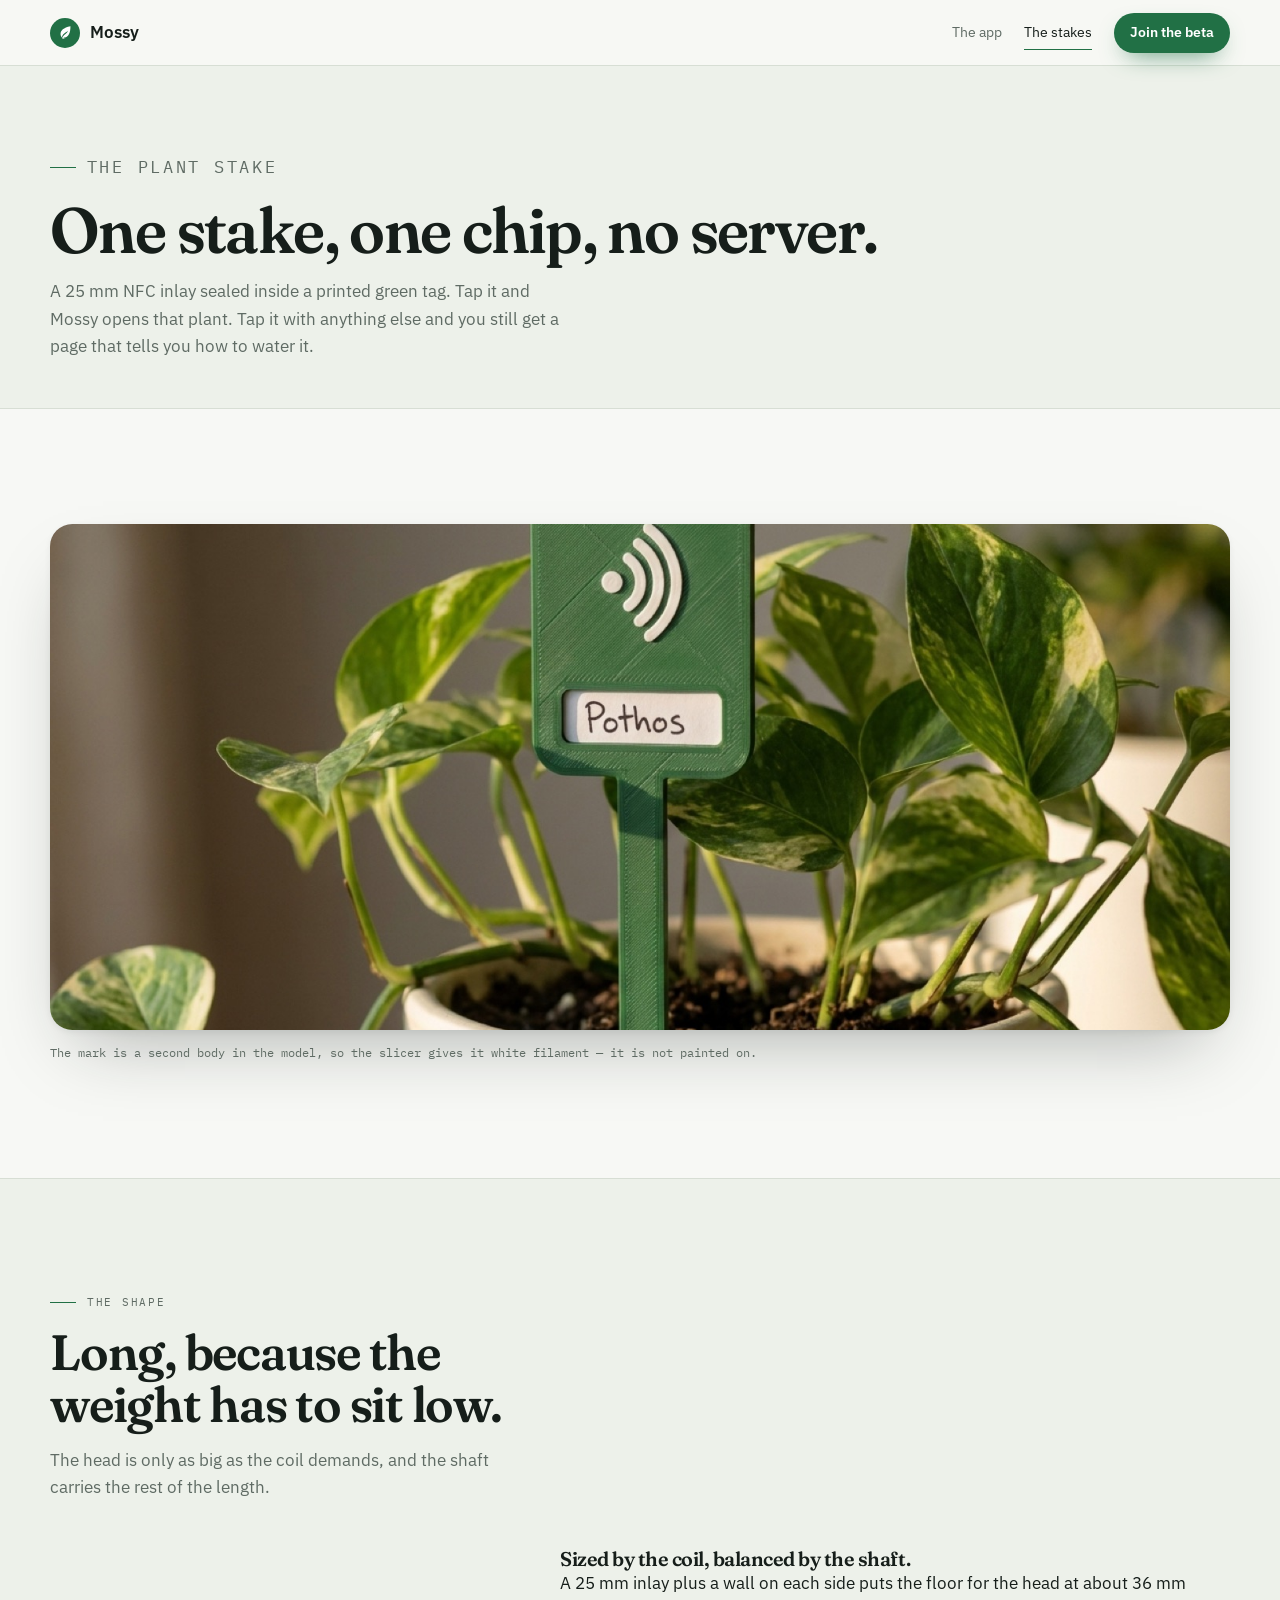
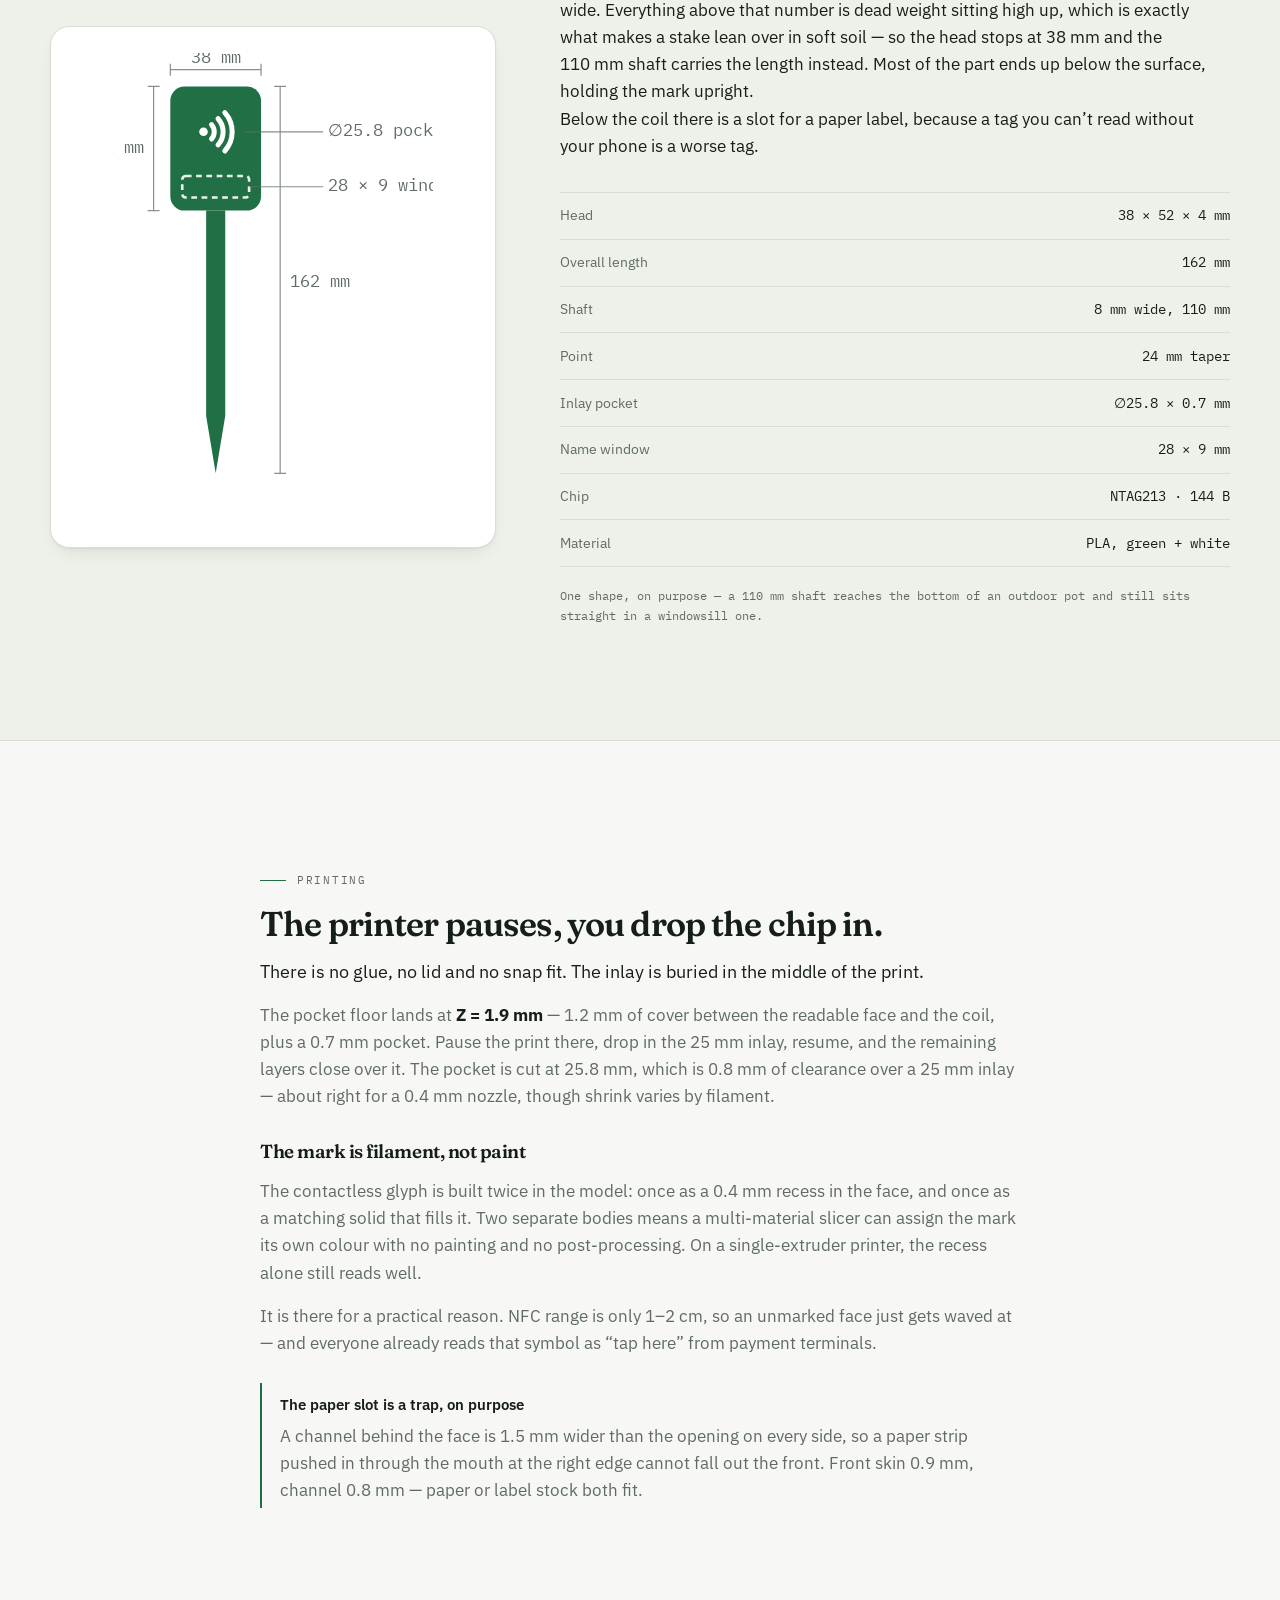
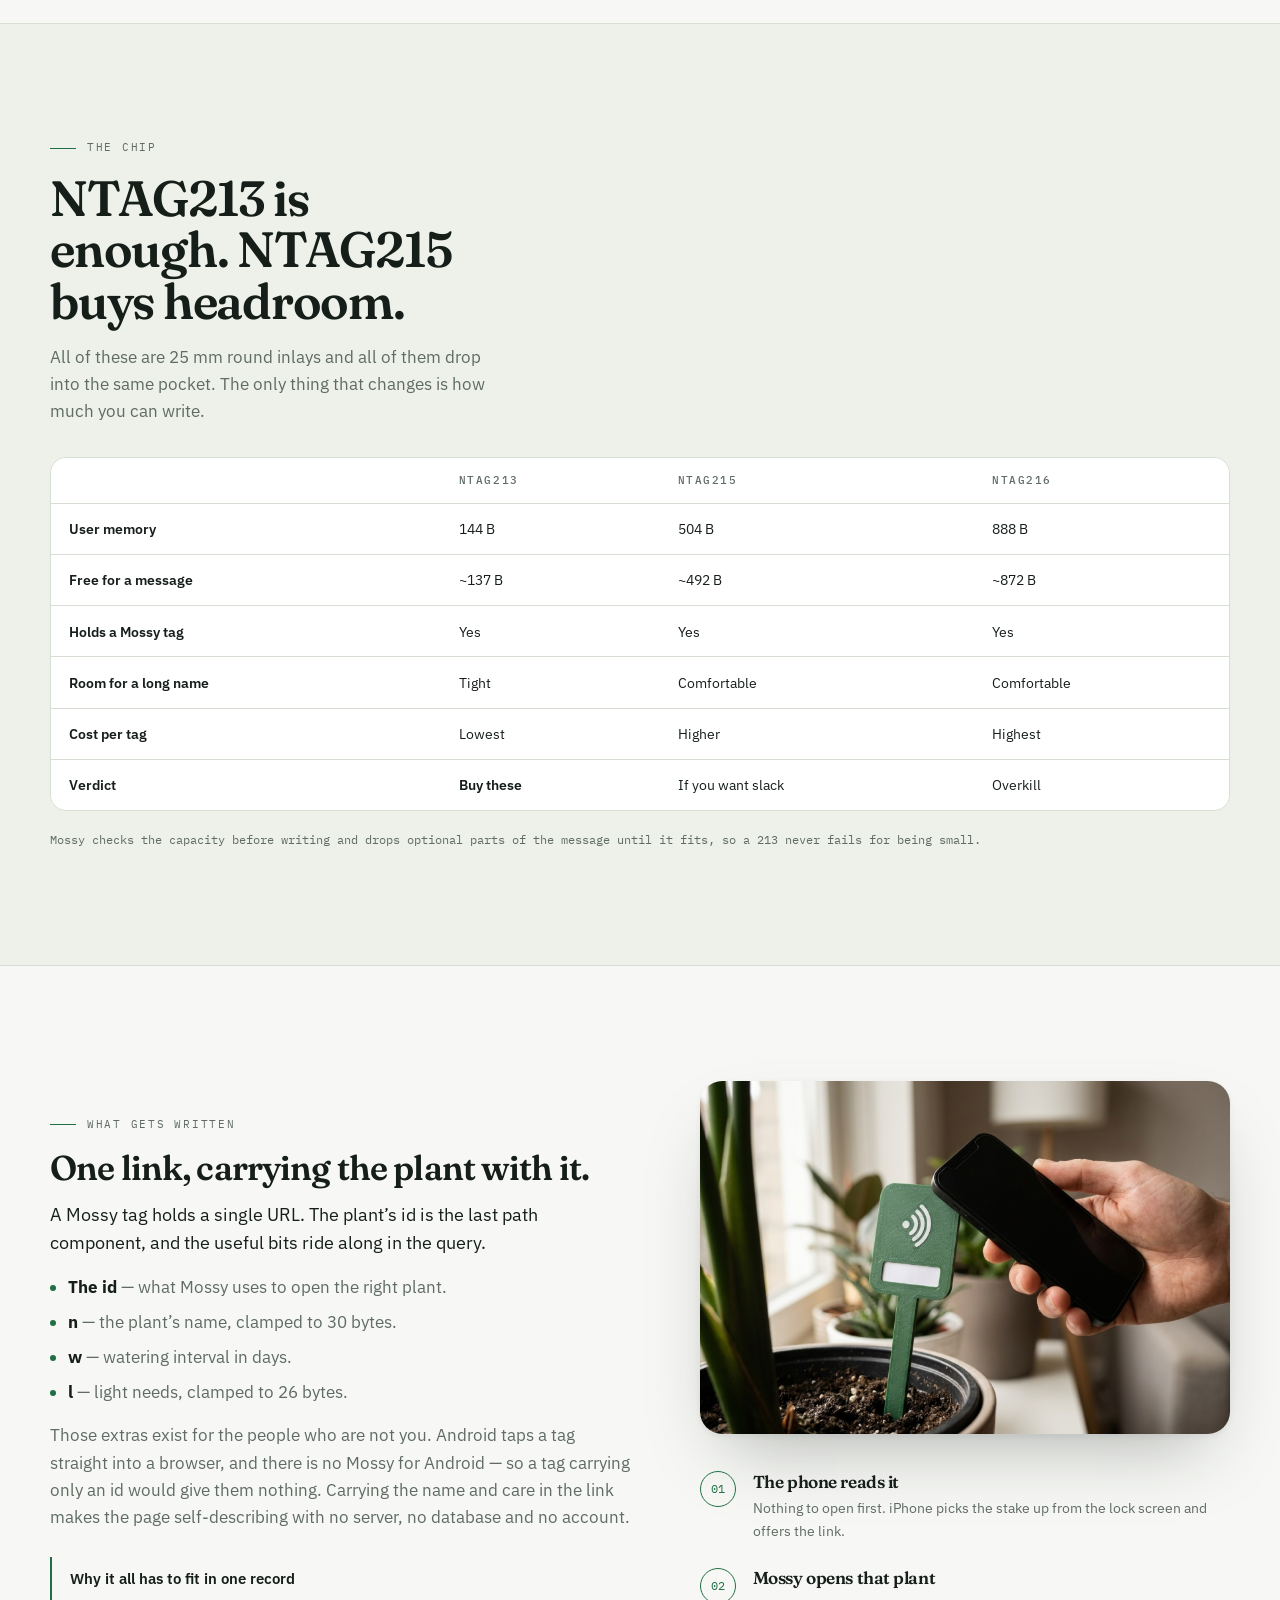
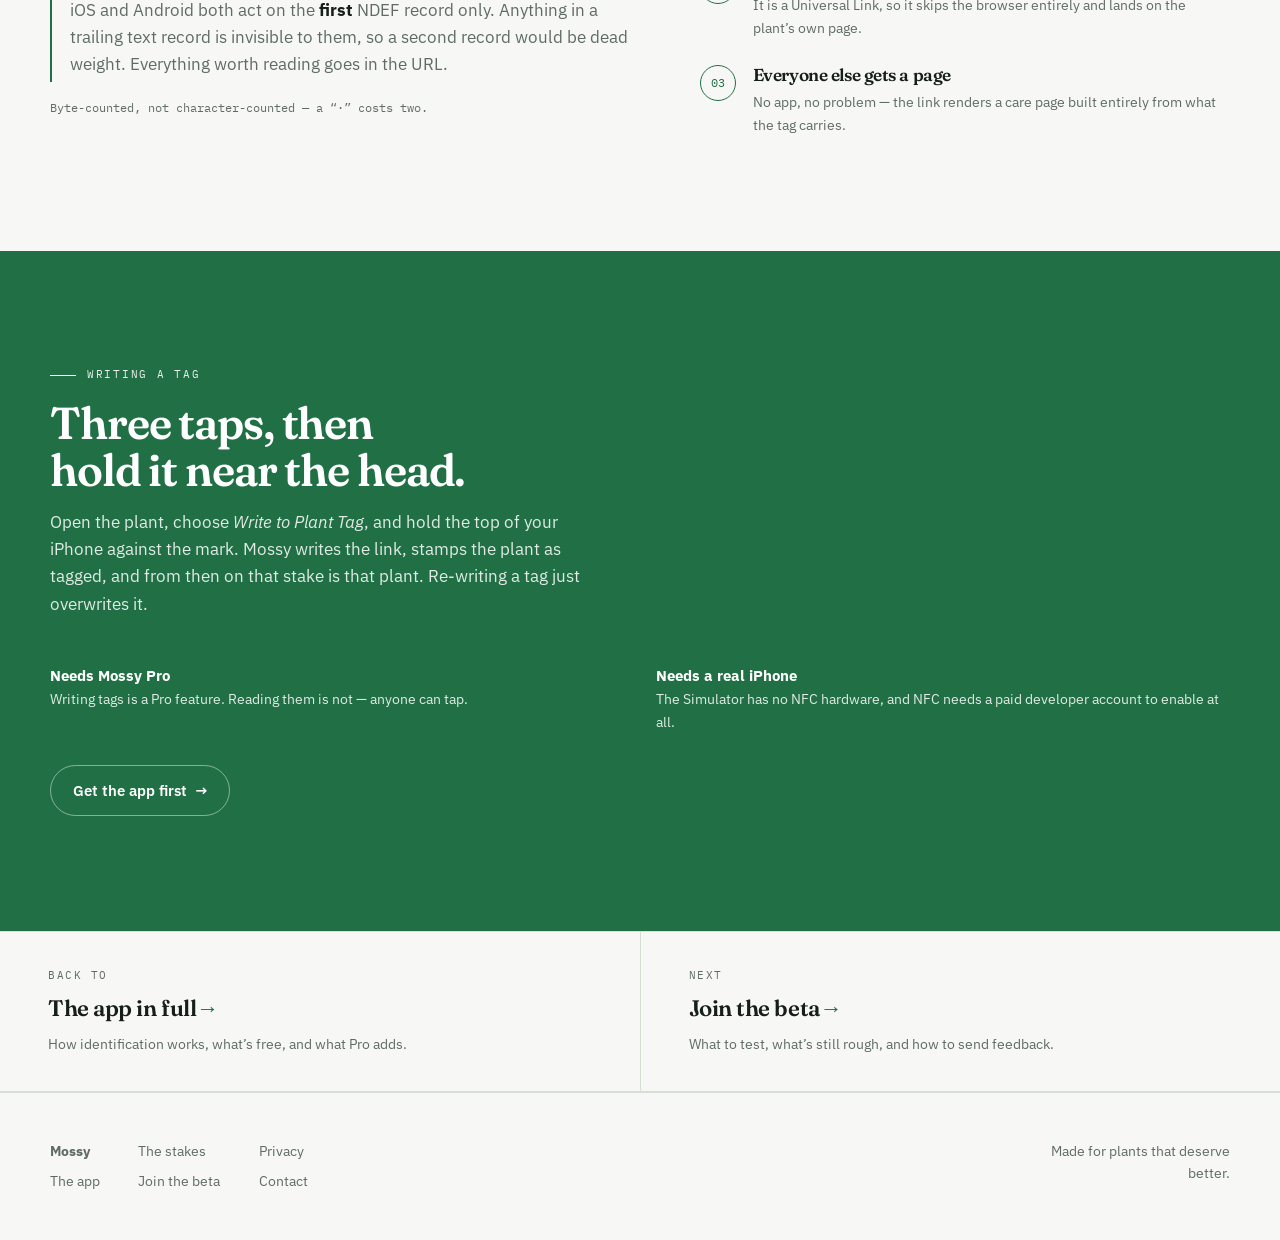
<file: stakes/index.html>
<!doctype html>
<html lang="en">
<head>
<meta charset="utf-8">
<meta name="viewport" content="width=device-width,initial-scale=1">
<title>Mossy Plant Stakes</title>
<meta name="description" content="The Mossy garden stake — real dimensions, how the NFC inlay gets sealed inside the print, which chip to buy, and what actually goes on the tag.">
<meta name="theme-color" content="#217045">
<link rel="preconnect" href="https://fonts.googleapis.com">
<link rel="preconnect" href="https://fonts.gstatic.com" crossorigin>
<link rel="stylesheet" href="https://fonts.googleapis.com/css2?family=Fraunces:opsz,wght,SOFT,WONK@9..144,300..900,0..100,0..1&family=IBM+Plex+Mono:wght@400;500&family=IBM+Plex+Sans:ital,wght@0,400;0,500;0,600;1,400&display=swap">
<link rel="stylesheet" href="/assets/site.css">
</head>
<body>

<div class="progress" aria-hidden="true"></div>

<header>
  <div class="wrap bar">
    <a class="brand" href="/">
      <span class="disc" aria-hidden="true">
        <svg viewBox="0 0 24 24" fill="#fff"><path d="M12 21c-4 0-7-3-7-7 0-5 4-9 14-11 0 10-3 15-8 16-1 0-2 .3-3 2h-1c.6-2.6 2.4-5 5-7 1.8-1.4 3-3 3.6-4.6-2.4 1.8-5 3-7 5.4-1 1.2-1.6 2.6-1.6 4.2 0 1 .3 1.7 1 2z"/></svg>
      </span>
      Mossy
    </a>
    <nav>
      <a href="/app/" class="hide-s">The app</a>
      <a href="/stakes/" class="hide-xs" aria-current="page">The stakes</a>
      <a class="btn btn-primary" href="/beta/">Join the beta</a>
    </nav>
  </div>
</header>

<main>

  <div class="page-hero">
    <div class="wrap">
      <p class="label">The plant stake</p>
      <h1>One stake, one chip, no server.</h1>
      <p>A 25&nbsp;mm NFC inlay sealed inside a printed green tag. Tap it and
        Mossy opens that plant. Tap it with anything else and you still get a
        page that tells you how to water it.</p>
    </div>
  </div>

  <section>
    <div class="wrap">
      <figure class="photo wide reveal">
        <img src="/img/stake.jpg" width="1500" height="1125" loading="lazy"
             alt="A green Mossy garden stake in a pot of pothos, its white NFC mark facing the camera and a handwritten label in the slot below.">
      </figure>
      <figcaption class="figcap reveal">The mark is a second body in the model, so
        the slicer gives it white filament &mdash; it is not painted on.</figcaption>
    </div>
  </section>

  <!-- ── The stake ──────────────────────────────────────────────────── -->
  <section class="tint">
    <div class="wrap">
      <div class="plate-head reveal">
        <p class="label">The shape</p>
        <h2>Long, because the weight has to sit low.</h2>
        <p>The head is only as big as the coil demands, and the shaft carries
          the rest of the length.</p>
      </div>

      <div class="stake-grid" style="display:grid;gap:clamp(2.4rem,5vw,4.5rem);
           grid-template-columns:minmax(0,.8fr) minmax(0,1.2fr);align-items:center;
           margin-top:3rem">
        <div class="drawing reveal">
          <svg viewBox="-24 -14 134 196" class="stake-fig" tabindex="0" role="img"
               aria-label="Garden stake elevation: 38 mm wide, 52 mm head, 162 mm overall, with a 25.8 mm inlay pocket and a 28 by 9 mm paper window.">
            <g style="transform-origin:19px 19px">
              <path class="wave w1" d="M3.817 -8.029 A12 12 0 0 1 3.817 8.029" transform="translate(19,19)"/>
              <path class="wave w2" d="M5.42 -11.4 A17 17 0 0 1 5.42 11.4" transform="translate(19,19)"/>
              <path class="wave w3" d="M7.02 -14.72 A22 22 0 0 1 7.02 14.72" transform="translate(19,19)"/>
            </g>
            <path d="M15 52 H23 V138 L19 162 L15 138 Z" fill="var(--leaf)"/>
            <rect x="0" y="0" width="38" height="52" rx="6" fill="var(--leaf)"/>
            <g stroke="#fff" stroke-width="2.1" fill="none" stroke-linecap="round"
               transform="translate(19,19)">
              <circle cx="-5.1" cy="0" r="1.8" fill="#fff" stroke="none"/>
              <path d="M-1.756 -3.011 A4.5 4.5 0 0 1 -1.756 3.011"/>
              <path d="M0.993 -5.487 A8.2 8.2 0 0 1 0.993 5.487"/>
              <path d="M3.817 -8.029 A12 12 0 0 1 3.817 8.029"/>
            </g>
            <rect x="5" y="37.5" width="28" height="9" rx="1.5" fill="none"
                  stroke="#fff" stroke-width="1.1" stroke-dasharray="2.4 1.9" opacity=".9"/>
            <g class="dimline">
              <path d="M0 -7 H38 M0 -9.5 V-4.5 M38 -9.5 V-4.5"/>
              <path d="M-7 0 V52 M-9.5 0 H-4.5 M-9.5 52 H-4.5"/>
              <path d="M46 0 V162 M43.5 0 H48.5 M43.5 162 H48.5"/>
              <path d="M31 19 H64"/>
              <path d="M33 42 H64"/>
            </g>
            <g class="dim">
              <text x="19" y="-10" text-anchor="middle">38 mm</text>
              <text x="-11" y="28" text-anchor="end">52 mm</text>
              <text x="50" y="84">162 mm</text>
              <text x="66" y="20.6">&#8709;25.8 pocket</text>
              <text x="66" y="43.6">28 &#215; 9 window</text>
            </g>
          </svg>
        </div>

        <div class="stake-copy reveal">
          <h3>Sized by the coil, balanced by the shaft.</h3>
          <p class="body">A 25&nbsp;mm inlay plus a wall on each side puts the
            floor for the head at about 36&nbsp;mm wide. Everything above that
            number is dead weight sitting high up, which is exactly what makes a
            stake lean over in soft soil &mdash; so the head stops at
            38&nbsp;mm and the 110&nbsp;mm shaft carries the length instead.
            Most of the part ends up below the surface, holding the mark
            upright.</p>
          <p class="body">Below the coil there is a slot for a paper label,
            because a tag you can&rsquo;t read without your phone is a worse
            tag.</p>
          <ul class="specs">
            <li><span class="k">Head</span><span class="v">38 &#215; 52 &#215; 4 mm</span></li>
            <li><span class="k">Overall length</span><span class="v">162 mm</span></li>
            <li><span class="k">Shaft</span><span class="v">8 mm wide, 110 mm</span></li>
            <li><span class="k">Point</span><span class="v">24 mm taper</span></li>
            <li><span class="k">Inlay pocket</span><span class="v">&#8709;25.8 &#215; 0.7 mm</span></li>
            <li><span class="k">Name window</span><span class="v">28 &#215; 9 mm</span></li>
            <li><span class="k">Chip</span><span class="v">NTAG213 &middot; 144 B</span></li>
            <li><span class="k">Material</span><span class="v">PLA, green + white</span></li>
          </ul>
          <p class="mono-note">One shape, on purpose &mdash; a 110 mm shaft
            reaches the bottom of an outdoor pot and still sits straight in a
            windowsill one.</p>
        </div>
      </div>
    </div>
  </section>

  <!-- ── Printing ───────────────────────────────────────────────────── -->
  <section>
    <div class="prose" style="width:min(760px,100% - 2.6rem);margin-inline:auto">
      <p class="label reveal">Printing</p>
      <h2 class="reveal" style="margin-top:1rem">The printer pauses, you drop the chip in.</h2>
      <p class="first reveal">There is no glue, no lid and no snap fit. The inlay
        is buried in the middle of the print.</p>
      <p class="reveal">The pocket floor lands at
        <strong>Z&nbsp;=&nbsp;1.9&nbsp;mm</strong> &mdash; 1.2&nbsp;mm of cover
        between the readable face and the coil, plus a 0.7&nbsp;mm pocket. Pause
        the print there, drop in the 25&nbsp;mm inlay, resume, and the remaining
        layers close over it. The pocket is cut at 25.8&nbsp;mm, which is
        0.8&nbsp;mm of clearance over a 25&nbsp;mm inlay &mdash; about right for a
        0.4&nbsp;mm nozzle, though shrink varies by filament.</p>

      <h3 class="reveal">The mark is filament, not paint</h3>
      <p class="reveal">The contactless glyph is built twice in the model: once as
        a 0.4&nbsp;mm recess in the face, and once as a matching solid that fills
        it. Two separate bodies means a multi-material slicer can assign the mark
        its own colour with no painting and no post-processing. On a
        single-extruder printer, the recess alone still reads well.</p>
      <p class="reveal">It is there for a practical reason. NFC range is only
        1&ndash;2&nbsp;cm, so an unmarked face just gets waved at &mdash; and
        everyone already reads that symbol as &ldquo;tap here&rdquo; from payment
        terminals.</p>

      <div class="note reveal">
        <p class="t">The paper slot is a trap, on purpose</p>
        <p>A channel behind the face is 1.5&nbsp;mm wider than the opening on
          every side, so a paper strip pushed in through the mouth at the right
          edge cannot fall out the front. Front skin 0.9&nbsp;mm, channel
          0.8&nbsp;mm &mdash; paper or label stock both fit.</p>
      </div>
    </div>
  </section>

  <!-- ── Which chip ─────────────────────────────────────────────────── -->
  <section class="tint">
    <div class="wrap">
      <div class="plate-head reveal">
        <p class="label">The chip</p>
        <h2>NTAG213 is enough. NTAG215 buys headroom.</h2>
        <p>All of these are 25&nbsp;mm round inlays and all of them drop into the
          same pocket. The only thing that changes is how much you can write.</p>
      </div>
      <div class="tablewrap reveal">
        <table>
          <thead>
            <tr><th scope="col"></th><th scope="col">NTAG213</th><th scope="col">NTAG215</th><th scope="col">NTAG216</th></tr>
          </thead>
          <tbody>
            <tr><td><strong>User memory</strong></td><td>144 B</td><td>504 B</td><td>888 B</td></tr>
            <tr><td><strong>Free for a message</strong></td><td>~137 B</td><td>~492 B</td><td>~872 B</td></tr>
            <tr><td><strong>Holds a Mossy tag</strong></td><td>Yes</td><td>Yes</td><td>Yes</td></tr>
            <tr><td><strong>Room for a long name</strong></td><td>Tight</td><td>Comfortable</td><td>Comfortable</td></tr>
            <tr><td><strong>Cost per tag</strong></td><td>Lowest</td><td>Higher</td><td>Highest</td></tr>
            <tr><td><strong>Verdict</strong></td><td><strong>Buy these</strong></td><td>If you want slack</td><td>Overkill</td></tr>
          </tbody>
        </table>
      </div>
      <p class="mono-note reveal">Mossy checks the capacity before writing and
        drops optional parts of the message until it fits, so a 213 never fails
        for being small.</p>
    </div>
  </section>

  <!-- ── What's on the tag ──────────────────────────────────────────── -->
  <section>
    <div class="wrap" style="display:grid;gap:clamp(2.4rem,5vw,4rem);
         grid-template-columns:minmax(0,1.05fr) minmax(0,.95fr);align-items:center">
      <div class="prose reveal">
        <p class="label">What gets written</p>
        <h2 style="margin-top:1rem">One link, carrying the plant with it.</h2>
        <p class="first">A Mossy tag holds a single URL. The plant&rsquo;s id is
          the last path component, and the useful bits ride along in the query.</p>
        <ul>
          <li><strong>The id</strong> &mdash; what Mossy uses to open the right
            plant.</li>
          <li><strong>n</strong> &mdash; the plant&rsquo;s name, clamped to
            30&nbsp;bytes.</li>
          <li><strong>w</strong> &mdash; watering interval in days.</li>
          <li><strong>l</strong> &mdash; light needs, clamped to 26&nbsp;bytes.</li>
        </ul>
        <p>Those extras exist for the people who are not you. Android taps a tag
          straight into a browser, and there is no Mossy for Android &mdash; so a
          tag carrying only an id would give them nothing. Carrying the name and
          care in the link makes the page self-describing with no server, no
          database and no account.</p>
        <div class="note">
          <p class="t">Why it all has to fit in one record</p>
          <p>iOS and Android both act on the <strong>first</strong> NDEF record
            only. Anything in a trailing text record is invisible to them, so a
            second record would be dead weight. Everything worth reading goes in
            the URL.</p>
        </div>
        <p class="mono-note">Byte-counted, not character-counted &mdash; a
          &ldquo;&middot;&rdquo; costs two.</p>
      </div>

      <div class="reveal">
        <figure class="photo three-two">
          <img src="/img/tap.jpg" width="1600" height="1067" loading="lazy"
               alt="A hand holding a phone to the head of a green Mossy stake planted in a pot.">
        </figure>
        <div class="steps" style="margin-top:2.4rem">
          <div class="step">
            <h3>The phone reads it</h3>
            <p>Nothing to open first. iPhone picks the stake up from the lock
              screen and offers the link.</p>
          </div>
          <div class="step">
            <h3>Mossy opens that plant</h3>
            <p>It is a Universal Link, so it skips the browser entirely and lands
              on the plant&rsquo;s own page.</p>
          </div>
          <div class="step">
            <h3>Everyone else gets a page</h3>
            <p>No app, no problem &mdash; the link renders a care page built
              entirely from what the tag carries.</p>
          </div>
        </div>
      </div>
    </div>
  </section>

  <!-- ── Writing one ────────────────────────────────────────────────── -->
  <section class="band">
    <div class="wrap">
      <p class="label reveal">Writing a tag</p>
      <h2 class="reveal">Three taps, then hold it near the head.</h2>
      <p class="body reveal">Open the plant, choose <em>Write to Plant Tag</em>,
        and hold the top of your iPhone against the mark. Mossy writes the link,
        stamps the plant as tagged, and from then on that stake is that plant.
        Re-writing a tag just overwrites it.</p>
      <div class="cols stagger">
        <p class="pt"><strong>Needs Mossy Pro</strong>Writing tags is a Pro
          feature. Reading them is not &mdash; anyone can tap.</p>
        <p class="pt"><strong>Needs a real iPhone</strong>The Simulator has no NFC
          hardware, and NFC needs a paid developer account to enable at all.</p>
      </div>
      <div class="cta-row reveal">
        <a class="btn btn-ghost" href="/beta/">Get the app first <span class="arw">&rarr;</span></a>
      </div>
    </div>
  </section>

</main>

<nav class="next" aria-label="Keep reading">
  <a href="/app/">
    <span class="k">Back to</span>
    <span class="t">The app in full</span>
    <span class="d">How identification works, what&rsquo;s free, and what Pro adds.</span>
  </a>
  <a href="/beta/">
    <span class="k">Next</span>
    <span class="t">Join the beta</span>
    <span class="d">What to test, what&rsquo;s still rough, and how to send feedback.</span>
  </a>
</nav>

<footer>
  <div class="wrap foot">
    <nav>
      <a href="/"><strong>Mossy</strong></a>
      <a href="/app/">The app</a>
    </nav>
    <nav>
      <a href="/stakes/">The stakes</a>
      <a href="/beta/">Join the beta</a>
    </nav>
    <nav>
      <a href="/privacy/">Privacy</a>
      <a href="mailto:ozharsky@gmail.com">Contact</a>
    </nav>
    <span class="sp">Made for plants that deserve better.</span>
  </div>
</footer>

<script src="/assets/site.js" defer></script>
</body>
</html>
</file>
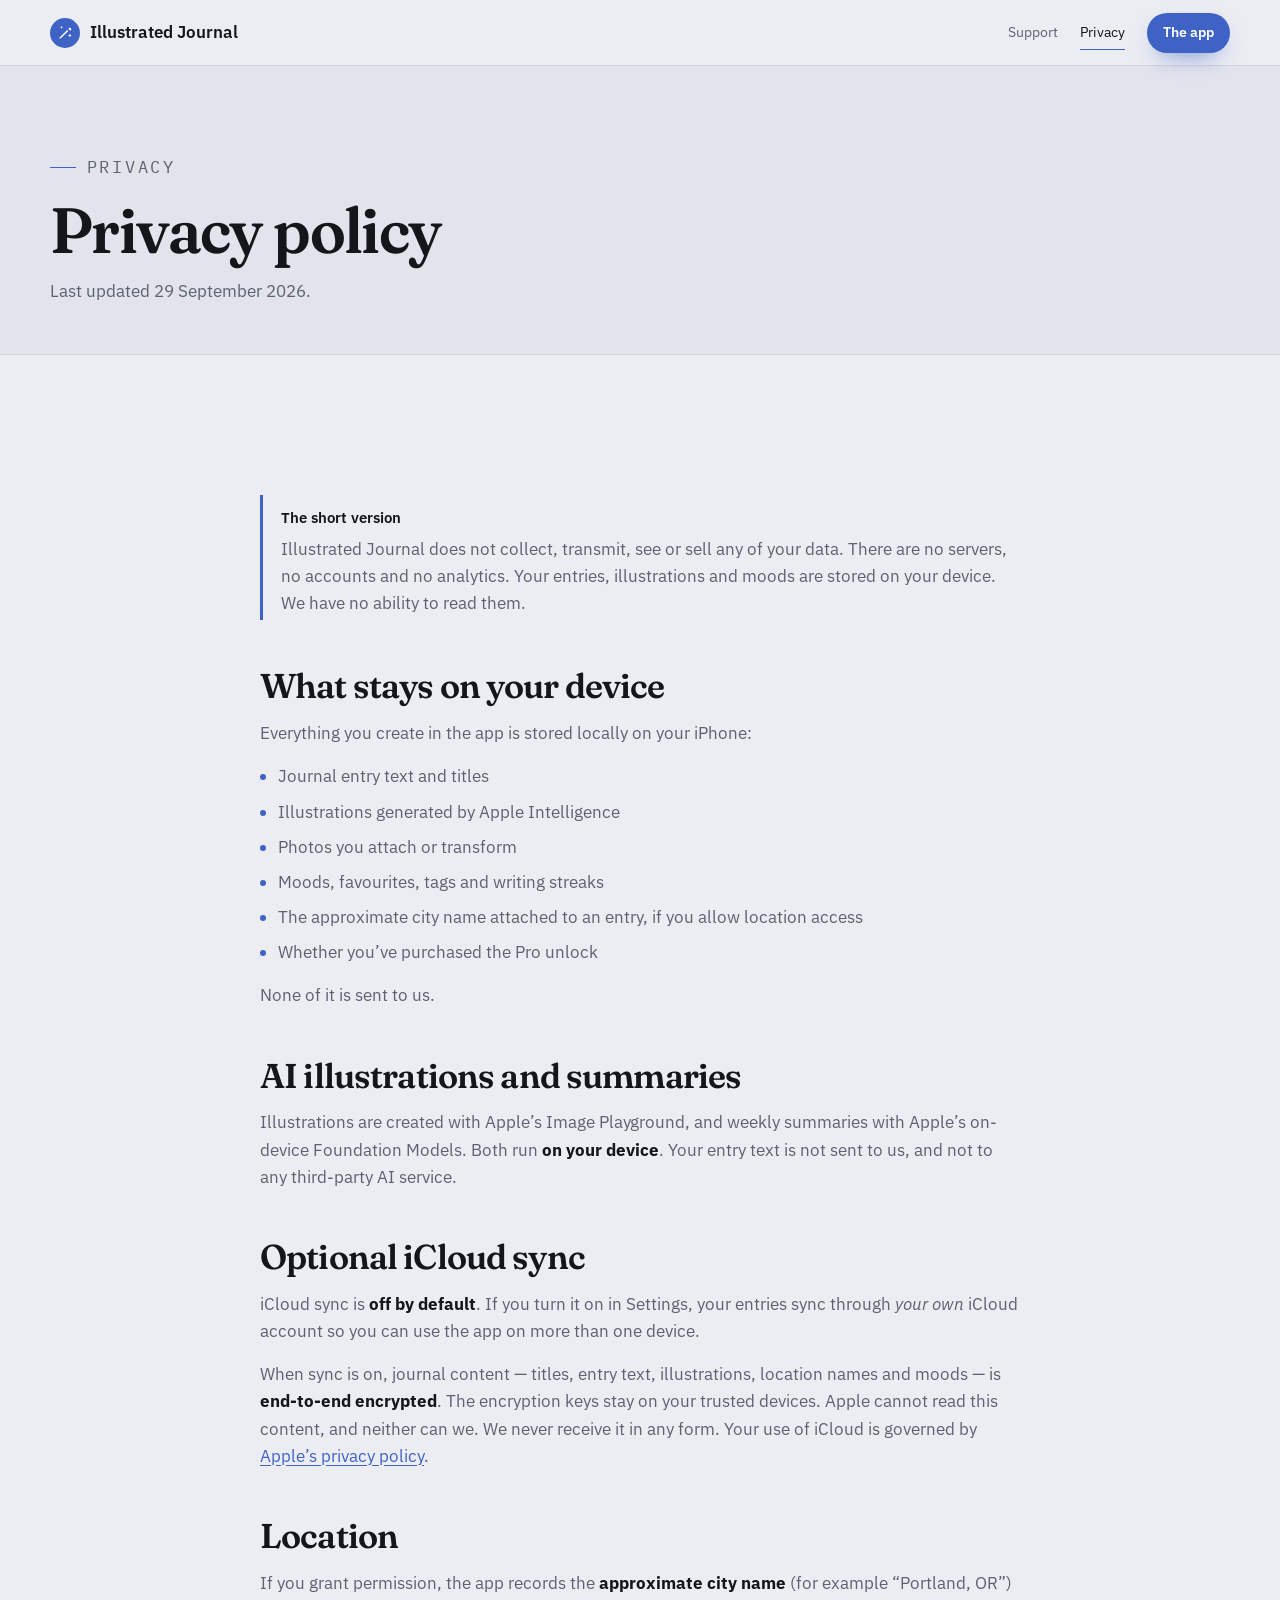
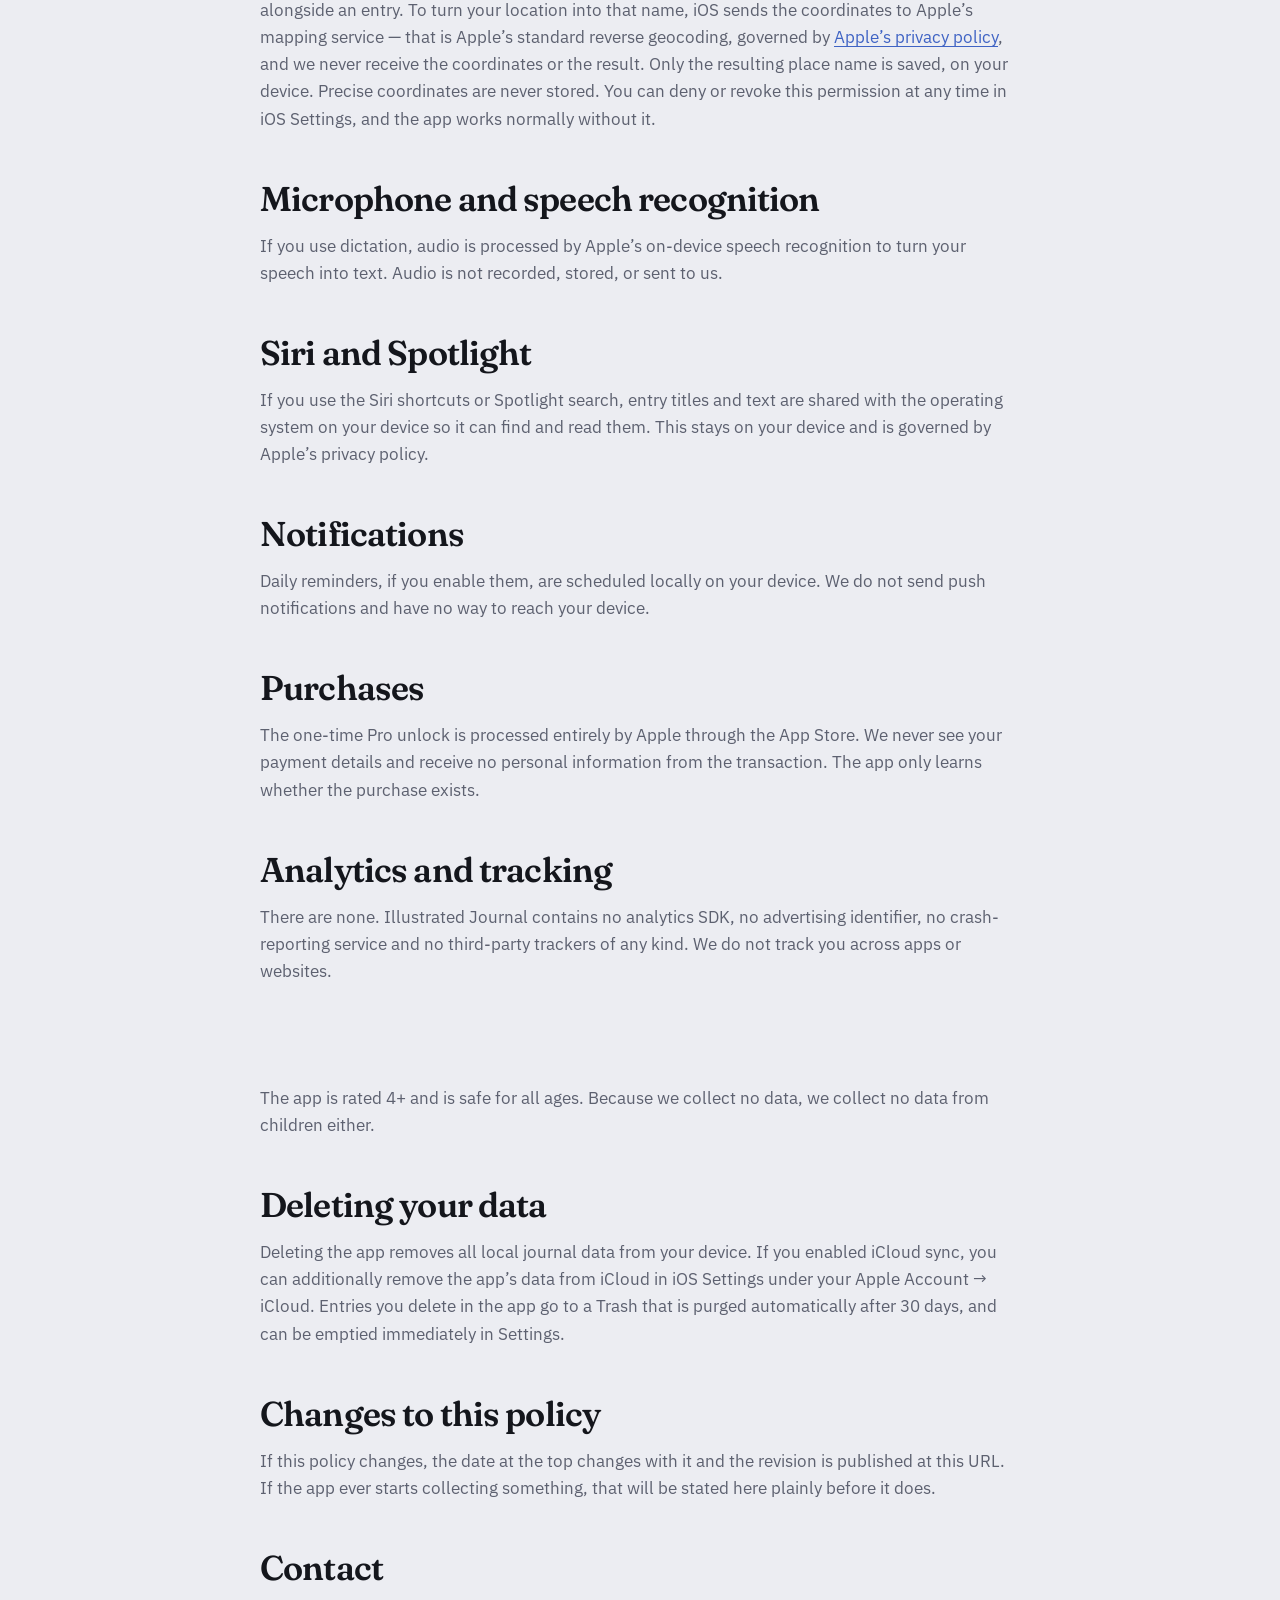
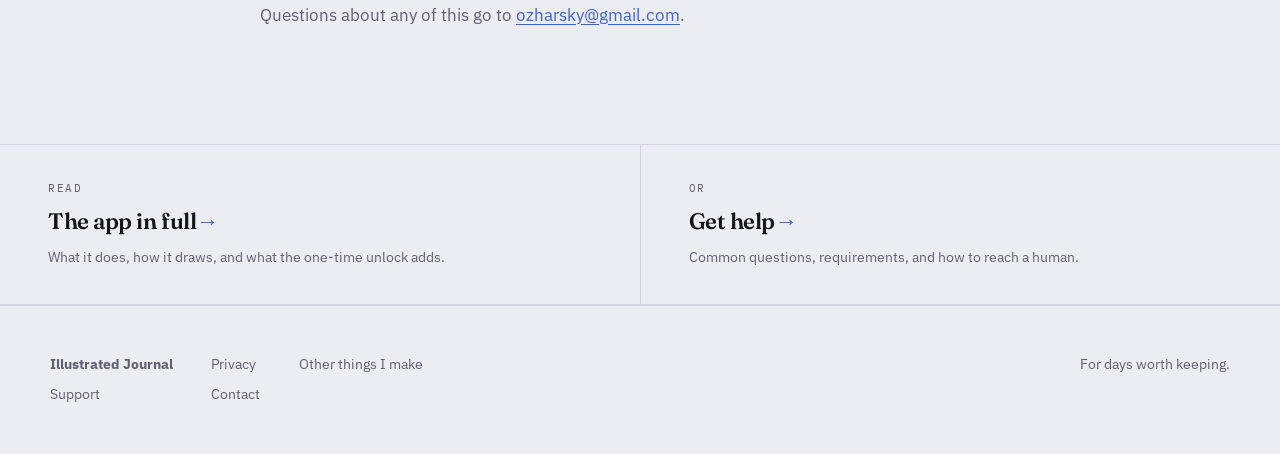
<file: journal/privacy/index.html>
<!doctype html>
<html lang="en">
<head>
<meta charset="utf-8">
<meta name="viewport" content="width=device-width,initial-scale=1">
<title>Illustrated Journal Privacy Policy</title>
<meta name="description" content="Illustrated Journal has no account, no analytics and no servers of its own. Your entries, illustrations and moods stay on your device.">
<meta name="theme-color" content="#3F63C4">
<link rel="apple-touch-icon" href="/journal/img/icon.png">
<link rel="icon" href="/journal/img/icon.png">
<link rel="preconnect" href="https://fonts.googleapis.com">
<link rel="preconnect" href="https://fonts.gstatic.com" crossorigin>
<link rel="stylesheet" href="https://fonts.googleapis.com/css2?family=Fraunces:opsz,wght,SOFT,WONK@9..144,300..900,0..100,0..1&family=IBM+Plex+Mono:wght@400;500&family=IBM+Plex+Sans:ital,wght@0,400;0,500;0,600;1,400&display=swap">
<link rel="stylesheet" href="/journal/assets/journal.css">
</head>
<body>

<div class="progress" aria-hidden="true"></div>

<header>
  <div class="wrap bar">
    <a class="brand" href="/journal/">
      <span class="disc" aria-hidden="true">
        <svg viewBox="0 0 24 24" fill="#fff"><path d="M3.6 19.1 14.4 8.3l1.5 1.5L5.1 20.6H3.6zM15.9 6.8l1.3-1.3a1.2 1.2 0 0 1 1.7 0l1 1a1.2 1.2 0 0 1 0 1.7l-1.3 1.3zM18.2 13.4l.8 2 2 .8-2 .8-.8 2-.8-2-2-.8 2-.8zM6.4 2.6l.6 1.5 1.5.6-1.5.6-.6 1.5-.6-1.5L4.3 4.7l1.5-.6z"/></svg>
      </span>
      Illustrated Journal
    </a>
    <nav>
      <a href="/journal/support/" class="hide-s">Support</a>
      <a href="/journal/privacy/" aria-current="page" class="hide-xs">Privacy</a>
      <a class="btn btn-primary" href="/journal/">The app</a>
    </nav>
  </div>
</header>

<main>

  <div class="page-hero">
    <div class="wrap">
      <p class="label">Privacy</p>
      <h1>Privacy policy</h1>
      <p>Last updated 29 September 2026.</p>
    </div>
  </div>

  <section>
    <div class="prose" style="width:min(760px,100% - 2.6rem);margin-inline:auto">

      <div class="note reveal" style="border-left-width:3px">
        <p class="t">The short version</p>
        <p>Illustrated Journal does not collect, transmit, see or sell any of your
          data. There are no servers, no accounts and no analytics. Your entries,
          illustrations and moods are stored on your device. We have no ability to
          read them.</p>
      </div>

      <h2 class="reveal">What stays on your device</h2>
      <p class="reveal">Everything you create in the app is stored locally on your
        iPhone:</p>
      <ul class="reveal">
        <li>Journal entry text and titles</li>
        <li>Illustrations generated by Apple Intelligence</li>
        <li>Photos you attach or transform</li>
        <li>Moods, favourites, tags and writing streaks</li>
        <li>The approximate city name attached to an entry, if you allow location access</li>
        <li>Whether you&rsquo;ve purchased the Pro unlock</li>
      </ul>
      <p class="reveal">None of it is sent to us.</p>

      <h2 class="reveal">AI illustrations and summaries</h2>
      <p class="reveal">Illustrations are created with Apple&rsquo;s Image Playground,
        and weekly summaries with Apple&rsquo;s on-device Foundation Models. Both run
        <strong>on your device</strong>. Your entry text is not sent to us, and not
        to any third-party AI service.</p>

      <h2 class="reveal">Optional iCloud sync</h2>
      <p class="reveal">iCloud sync is <strong>off by default</strong>. If you turn
        it on in Settings, your entries sync through <em>your own</em> iCloud
        account so you can use the app on more than one device.</p>
      <p class="reveal">When sync is on, journal content &mdash; titles, entry text,
        illustrations, location names and moods &mdash; is
        <strong>end-to-end encrypted</strong>. The encryption keys stay on your
        trusted devices. Apple cannot read this content, and neither can we. We
        never receive it in any form. Your use of iCloud is governed by
        <a href="https://www.apple.com/legal/privacy/">Apple&rsquo;s privacy policy</a>.</p>

      <h2 class="reveal">Location</h2>
      <p class="reveal">If you grant permission, the app records the
        <strong>approximate city name</strong> (for example &ldquo;Portland,
        OR&rdquo;) alongside an entry. To turn your location into that name, iOS sends
        the coordinates to Apple&rsquo;s mapping service &mdash; that is Apple&rsquo;s standard
        reverse geocoding, governed by
        <a href="https://www.apple.com/legal/privacy/">Apple&rsquo;s privacy policy</a>, and
        we never receive the coordinates or the result. Only the resulting place name
        is saved, on your device. Precise coordinates are never stored. You can deny
        or revoke this
        permission at any time in iOS Settings, and the app works normally without
        it.</p>

      <h2 class="reveal">Microphone and speech recognition</h2>
      <p class="reveal">If you use dictation, audio is processed by Apple&rsquo;s
        on-device speech recognition to turn your speech into text. Audio is not
        recorded, stored, or sent to us.</p>

      <h2 class="reveal">Siri and Spotlight</h2>
      <p class="reveal">If you use the Siri shortcuts or Spotlight search, entry
        titles and text are shared with the operating system on your device so it
        can find and read them. This stays on your device and is governed by
        Apple&rsquo;s privacy policy.</p>

      <h2 class="reveal">Notifications</h2>
      <p class="reveal">Daily reminders, if you enable them, are scheduled locally
        on your device. We do not send push notifications and have no way to reach
        your device.</p>

      <h2 class="reveal">Purchases</h2>
      <p class="reveal">The one-time Pro unlock is processed entirely by Apple
        through the App Store. We never see your payment details and receive no
        personal information from the transaction. The app only learns whether the
        purchase exists.</p>

      <h2 class="reveal">Analytics and tracking</h2>
      <p class="reveal">There are none. Illustrated Journal contains no analytics
        SDK, no advertising identifier, no crash-reporting service and no
        third-party trackers of any kind. We do not track you across apps or
        websites.</p>

      <h2 class="reveal">Children</h2>
      <p class="reveal">The app is rated 4+ and is safe for all ages. Because we
        collect no data, we collect no data from children either.</p>

      <h2 class="reveal">Deleting your data</h2>
      <p class="reveal">Deleting the app removes all local journal data from your
        device. If you enabled iCloud sync, you can additionally remove the
        app&rsquo;s data from iCloud in iOS Settings under your Apple Account &rarr;
        iCloud. Entries you delete in the app go to a Trash that is purged
        automatically after 30 days, and can be emptied immediately in Settings.</p>

      <h2 class="reveal">Changes to this policy</h2>
      <p class="reveal">If this policy changes, the date at the top changes with it
        and the revision is published at this URL. If the app ever starts
        collecting something, that will be stated here plainly before it does.</p>

      <h2 class="reveal">Contact</h2>
      <p class="reveal">Questions about any of this go to
        <a href="mailto:ozharsky@gmail.com">ozharsky@gmail.com</a>.</p>

    </div>
  </section>

</main>

<nav class="next" aria-label="Keep reading">
  <a href="/journal/">
    <span class="k">Read</span>
    <span class="t">The app in full</span>
    <span class="d">What it does, how it draws, and what the one-time unlock adds.</span>
  </a>
  <a href="/journal/support/">
    <span class="k">Or</span>
    <span class="t">Get help</span>
    <span class="d">Common questions, requirements, and how to reach a human.</span>
  </a>
</nav>

<footer>
  <div class="wrap foot">
    <nav>
      <a href="/journal/"><strong>Illustrated Journal</strong></a>
      <a href="/journal/support/">Support</a>
    </nav>
    <nav>
      <a href="/journal/privacy/">Privacy</a>
      <a href="mailto:ozharsky@gmail.com">Contact</a>
    </nav>
    <nav>
      <a href="/">Other things I make</a>
    </nav>
    <span class="sp">For days worth keeping.</span>
  </div>
</footer>

<script src="/journal/assets/journal.js" defer></script>
</body>
</html>
</file>
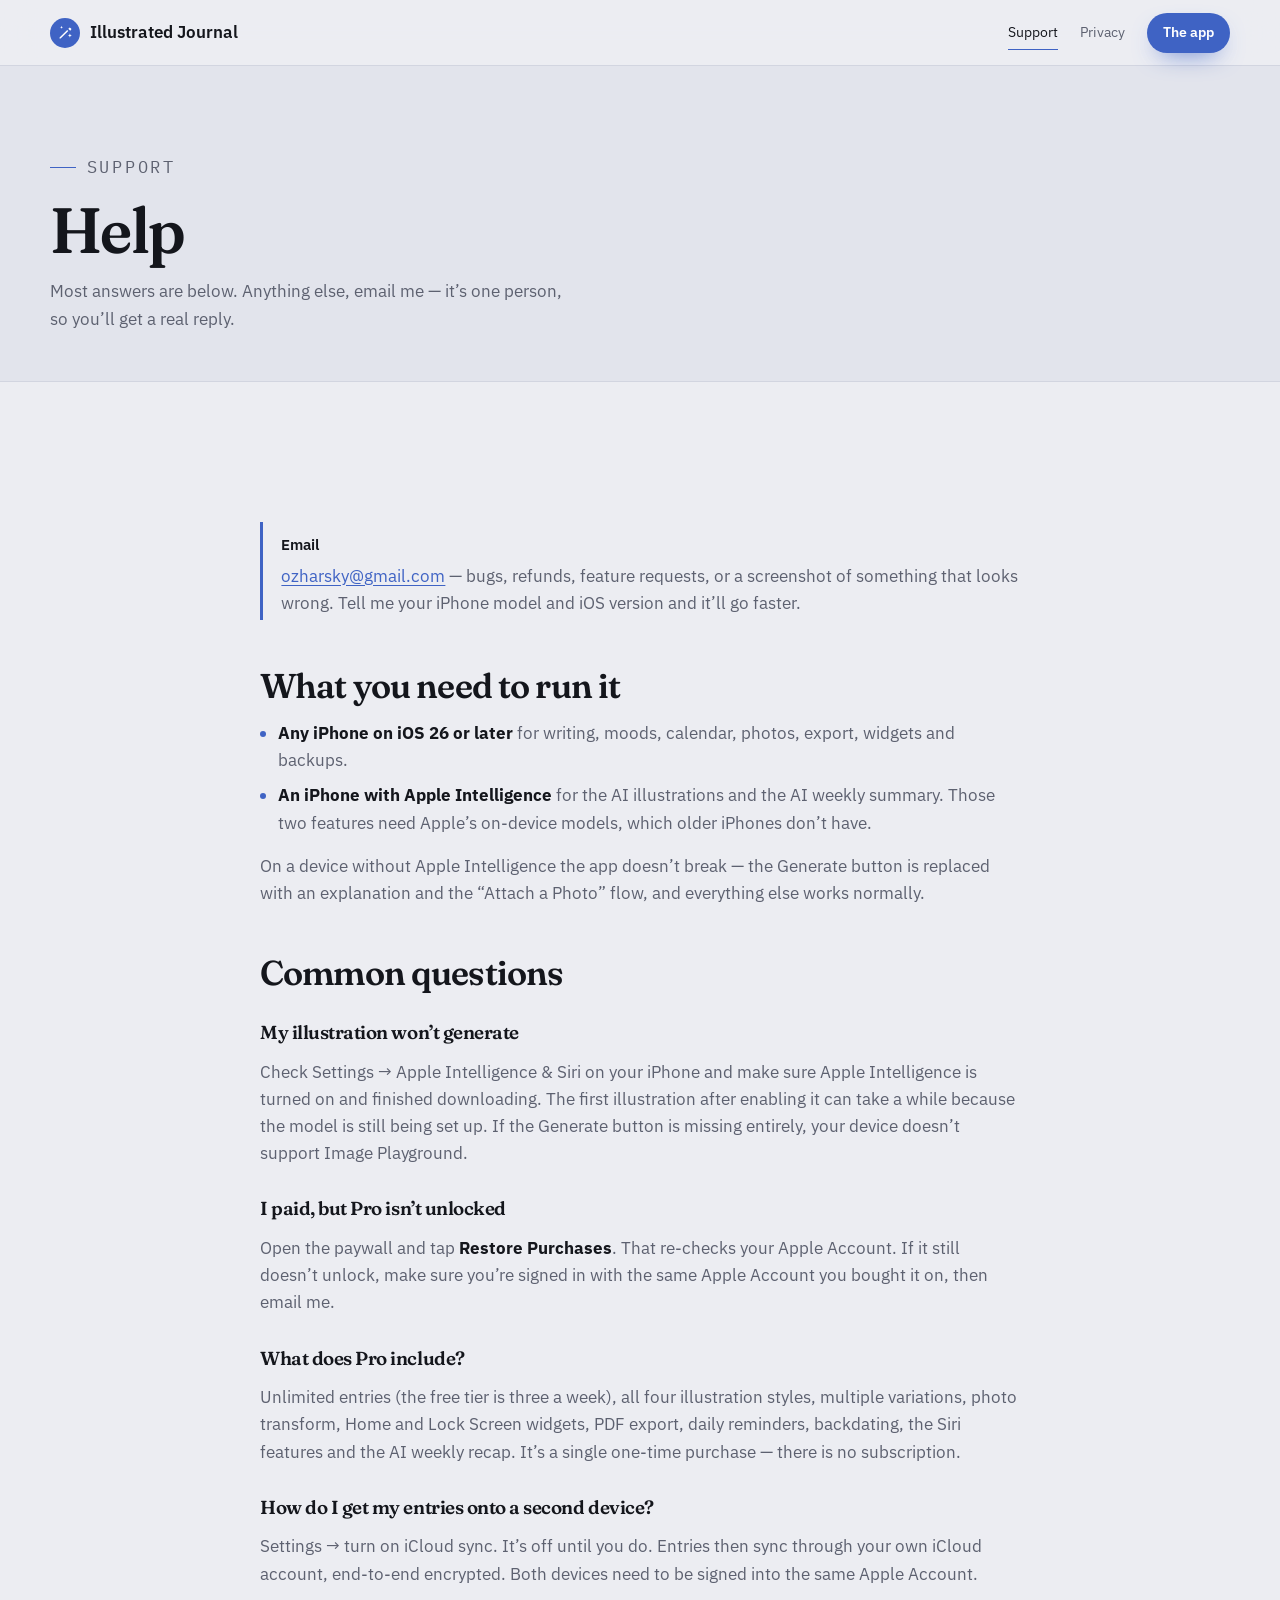
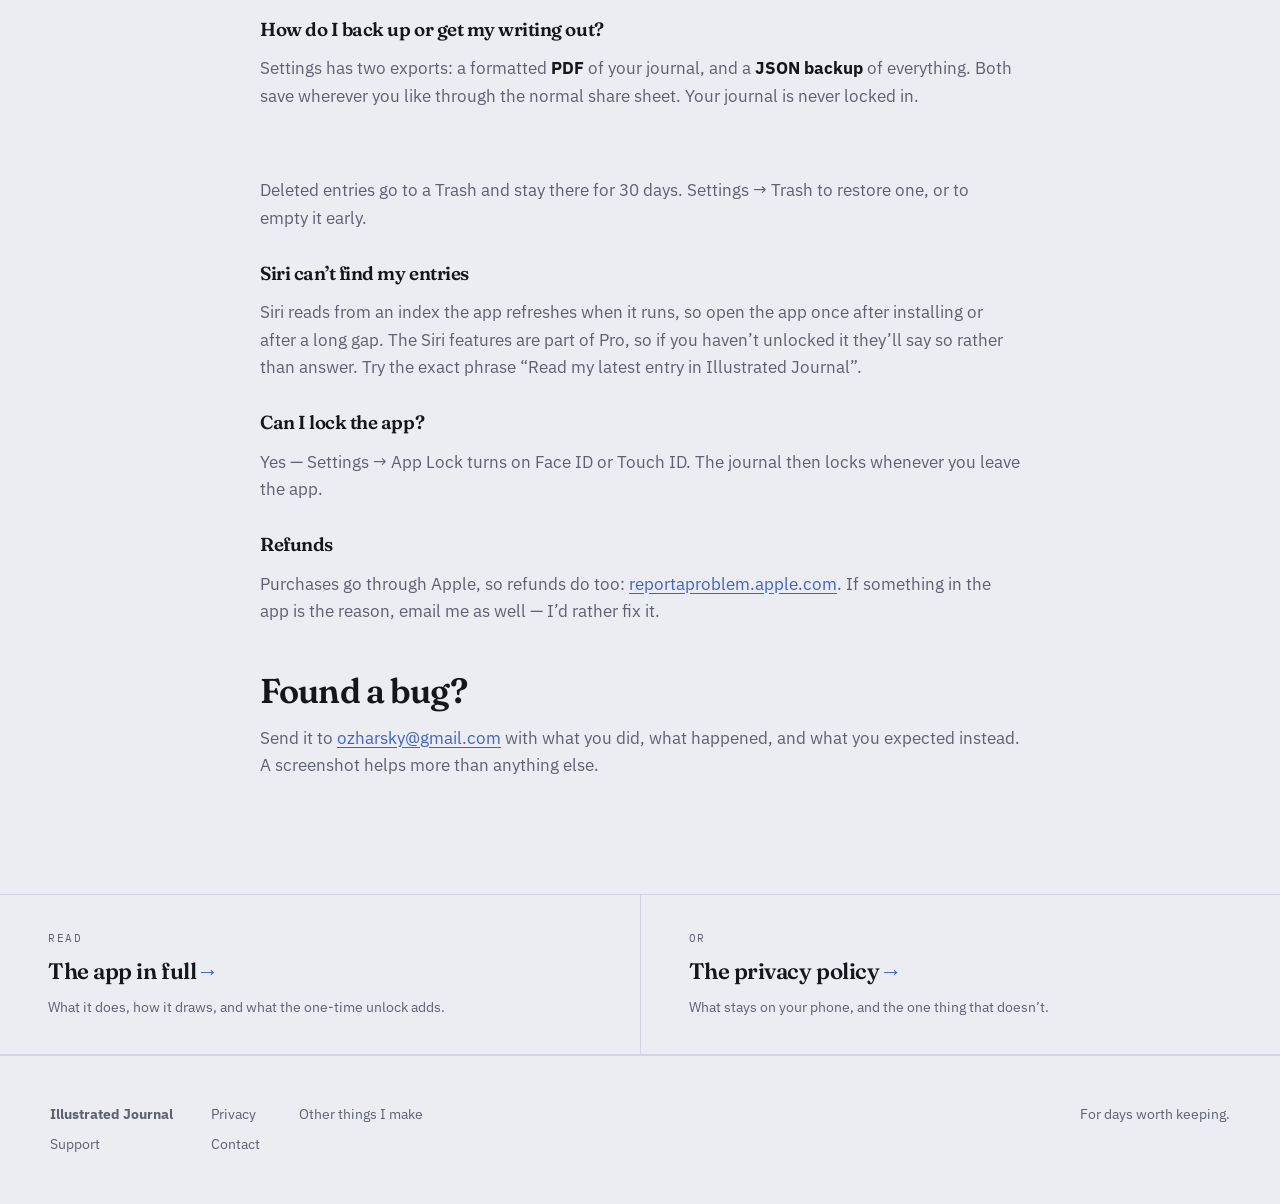
<file: journal/support/index.html>
<!doctype html>
<html lang="en">
<head>
<meta charset="utf-8">
<meta name="viewport" content="width=device-width,initial-scale=1">
<title>Illustrated Journal Support</title>
<meta name="description" content="Help with Illustrated Journal — requirements, what Pro unlocks, backups, iCloud sync, Siri, and how to reach a human.">
<meta name="theme-color" content="#3F63C4">
<link rel="apple-touch-icon" href="/journal/img/icon.png">
<link rel="icon" href="/journal/img/icon.png">
<link rel="preconnect" href="https://fonts.googleapis.com">
<link rel="preconnect" href="https://fonts.gstatic.com" crossorigin>
<link rel="stylesheet" href="https://fonts.googleapis.com/css2?family=Fraunces:opsz,wght,SOFT,WONK@9..144,300..900,0..100,0..1&family=IBM+Plex+Mono:wght@400;500&family=IBM+Plex+Sans:ital,wght@0,400;0,500;0,600;1,400&display=swap">
<link rel="stylesheet" href="/journal/assets/journal.css">
</head>
<body>

<div class="progress" aria-hidden="true"></div>

<header>
  <div class="wrap bar">
    <a class="brand" href="/journal/">
      <span class="disc" aria-hidden="true">
        <svg viewBox="0 0 24 24" fill="#fff"><path d="M3.6 19.1 14.4 8.3l1.5 1.5L5.1 20.6H3.6zM15.9 6.8l1.3-1.3a1.2 1.2 0 0 1 1.7 0l1 1a1.2 1.2 0 0 1 0 1.7l-1.3 1.3zM18.2 13.4l.8 2 2 .8-2 .8-.8 2-.8-2-2-.8 2-.8zM6.4 2.6l.6 1.5 1.5.6-1.5.6-.6 1.5-.6-1.5L4.3 4.7l1.5-.6z"/></svg>
      </span>
      Illustrated Journal
    </a>
    <nav>
      <a href="/journal/support/" aria-current="page" class="hide-s">Support</a>
      <a href="/journal/privacy/" class="hide-xs">Privacy</a>
      <a class="btn btn-primary" href="/journal/">The app</a>
    </nav>
  </div>
</header>

<main>

  <div class="page-hero">
    <div class="wrap">
      <p class="label">Support</p>
      <h1>Help</h1>
      <p>Most answers are below. Anything else, email me &mdash; it&rsquo;s one person,
        so you&rsquo;ll get a real reply.</p>
    </div>
  </div>

  <section>
    <div class="prose" style="width:min(760px,100% - 2.6rem);margin-inline:auto">

      <div class="note reveal" style="border-left-width:3px">
        <p class="t">Email</p>
        <p><a href="mailto:ozharsky@gmail.com">ozharsky@gmail.com</a> &mdash; bugs,
          refunds, feature requests, or a screenshot of something that looks wrong.
          Tell me your iPhone model and iOS version and it&rsquo;ll go faster.</p>
      </div>

      <h2 class="reveal">What you need to run it</h2>
      <ul class="reveal">
        <li><strong>Any iPhone on iOS 26 or later</strong> for writing, moods,
          calendar, photos, export, widgets and backups.</li>
        <li><strong>An iPhone with Apple Intelligence</strong> for the AI
          illustrations and the AI weekly summary. Those two features need
          Apple&rsquo;s on-device models, which older iPhones don&rsquo;t have.</li>
      </ul>
      <p class="reveal">On a device without Apple Intelligence the app doesn&rsquo;t
        break &mdash; the Generate button is replaced with an explanation and the
        &ldquo;Attach a Photo&rdquo; flow, and everything else works normally.</p>

      <h2 class="reveal">Common questions</h2>

      <h3 class="reveal">My illustration won&rsquo;t generate</h3>
      <p class="reveal">Check Settings &rarr; Apple Intelligence &amp; Siri on your
        iPhone and make sure Apple Intelligence is turned on and finished
        downloading. The first illustration after enabling it can take a while
        because the model is still being set up. If the Generate button is missing
        entirely, your device doesn&rsquo;t support Image Playground.</p>

      <h3 class="reveal">I paid, but Pro isn&rsquo;t unlocked</h3>
      <p class="reveal">Open the paywall and tap <strong>Restore Purchases</strong>.
        That re-checks your Apple Account. If it still doesn&rsquo;t unlock, make sure
        you&rsquo;re signed in with the same Apple Account you bought it on, then
        email me.</p>

      <h3 class="reveal">What does Pro include?</h3>
      <p class="reveal">Unlimited entries (the free tier is three a week), all four
        illustration styles, multiple variations, photo transform, Home and Lock
        Screen widgets, PDF export, daily reminders, backdating, the Siri features
        and the AI weekly recap. It&rsquo;s a single one-time purchase &mdash; there is
        no subscription.</p>

      <h3 class="reveal">How do I get my entries onto a second device?</h3>
      <p class="reveal">Settings &rarr; turn on iCloud sync. It&rsquo;s off until you
        do. Entries then sync through your own iCloud account, end-to-end
        encrypted. Both devices need to be signed into the same Apple Account.</p>

      <h3 class="reveal">How do I back up or get my writing out?</h3>
      <p class="reveal">Settings has two exports: a formatted <strong>PDF</strong> of
        your journal, and a <strong>JSON backup</strong> of everything. Both save
        wherever you like through the normal share sheet. Your journal is never
        locked in.</p>

      <h3 class="reveal">I deleted an entry by mistake</h3>
      <p class="reveal">Deleted entries go to a Trash and stay there for 30 days.
        Settings &rarr; Trash to restore one, or to empty it early.</p>

      <h3 class="reveal">Siri can&rsquo;t find my entries</h3>
      <p class="reveal">Siri reads from an index the app refreshes when it runs, so
        open the app once after installing or after a long gap. The Siri features are part of Pro, so if you
        haven&rsquo;t unlocked it they&rsquo;ll say so rather than answer. Try the exact phrase &ldquo;Read my latest entry in
        Illustrated Journal&rdquo;.</p>

      <h3 class="reveal">Can I lock the app?</h3>
      <p class="reveal">Yes &mdash; Settings &rarr; App Lock turns on Face ID or Touch ID.
        The journal then locks whenever you leave the app.</p>

      <h3 class="reveal">Refunds</h3>
      <p class="reveal">Purchases go through Apple, so refunds do too:
        <a href="https://reportaproblem.apple.com/">reportaproblem.apple.com</a>.
        If something in the app is the reason, email me as well &mdash; I&rsquo;d rather
        fix it.</p>

      <h2 class="reveal">Found a bug?</h2>
      <p class="reveal">Send it to
        <a href="mailto:ozharsky@gmail.com">ozharsky@gmail.com</a> with what you did,
        what happened, and what you expected instead. A screenshot helps more than
        anything else.</p>

    </div>
  </section>

</main>

<nav class="next" aria-label="Keep reading">
  <a href="/journal/">
    <span class="k">Read</span>
    <span class="t">The app in full</span>
    <span class="d">What it does, how it draws, and what the one-time unlock adds.</span>
  </a>
  <a href="/journal/privacy/">
    <span class="k">Or</span>
    <span class="t">The privacy policy</span>
    <span class="d">What stays on your phone, and the one thing that doesn&rsquo;t.</span>
  </a>
</nav>

<footer>
  <div class="wrap foot">
    <nav>
      <a href="/journal/"><strong>Illustrated Journal</strong></a>
      <a href="/journal/support/">Support</a>
    </nav>
    <nav>
      <a href="/journal/privacy/">Privacy</a>
      <a href="mailto:ozharsky@gmail.com">Contact</a>
    </nav>
    <nav>
      <a href="/">Other things I make</a>
    </nav>
    <span class="sp">For days worth keeping.</span>
  </div>
</footer>

<script src="/journal/assets/journal.js" defer></script>
</body>
</html>
</file>
<file: assets/site.css>
/* ═══ Mossy — shared design system ═══════════════════════════════════════
   Palette lifted straight from the app's Theme.swift, so the site and the
   app are literally the same greens. Light values are the app's light-mode
   tokens, dark values its dark-mode ones.
   ═══════════════════════════════════════════════════════════════════════ */

:root{
  --paper:#F7F8F5;
  --paper-2:#EDF1EA;
  --card:#FFFFFF;
  --ink:#161E1A;
  --muted:#5F6B64;
  --rule:#D7DED4;
  --leaf:#217045;
  --leaf-soft:#6BB075;
  --bloom:#9E4D0F;
  --water:#0059B2;
  --danger:#BF211C;
  --on-leaf:#FFFFFF;
  --shadow-s:0 1px 2px rgba(22,30,26,.05),0 8px 20px -10px rgba(22,30,26,.16);
  --shadow-l:0 2px 6px rgba(22,30,26,.06),0 34px 70px -28px rgba(22,30,26,.34);
}
@media (prefers-color-scheme:dark){
  :root:not([data-theme="light"]){
    --paper:#0E120F; --paper-2:#141A16; --card:#181F1A;
    --ink:#E9EEE8;   --muted:#9AA69F;   --rule:#28322C;
    --leaf:#66BF85;  --leaf-soft:#4D8C61; --bloom:#F28F4D;
    --water:#59ADFF; --danger:#FF7870;  --on-leaf:#0B140D;
    --shadow-s:0 1px 2px rgba(0,0,0,.45),0 10px 24px -12px rgba(0,0,0,.7);
    --shadow-l:0 2px 6px rgba(0,0,0,.5),0 40px 80px -30px rgba(0,0,0,.85);
  }
}
:root[data-theme="dark"]{
  --paper:#0E120F; --paper-2:#141A16; --card:#181F1A;
  --ink:#E9EEE8;   --muted:#9AA69F;   --rule:#28322C;
  --leaf:#66BF85;  --leaf-soft:#4D8C61; --bloom:#F28F4D;
  --water:#59ADFF; --danger:#FF7870;  --on-leaf:#0B140D;
  --shadow-s:0 1px 2px rgba(0,0,0,.45),0 10px 24px -12px rgba(0,0,0,.7);
  --shadow-l:0 2px 6px rgba(0,0,0,.5),0 40px 80px -30px rgba(0,0,0,.85);
}

/* ─── Base ───────────────────────────────────────────────────────────── */
*,*::before,*::after{box-sizing:border-box}
html{-webkit-text-size-adjust:100%;scroll-behavior:smooth;overflow-x:hidden;
  scroll-padding-top:5rem}
body{
  margin:0;background:var(--paper);color:var(--ink);
  font-family:"IBM Plex Sans",-apple-system,BlinkMacSystemFont,"Segoe UI",Roboto,system-ui,sans-serif;
  font-size:17px;line-height:1.6;overflow-x:hidden;
}
h1,h2,h3,h4{
  font-family:Fraunces,"Iowan Old Style",Georgia,serif;
  font-variation-settings:"SOFT" 40,"WONK" 1;
  font-weight:600;line-height:1.04;letter-spacing:-.025em;
  text-wrap:balance;margin:0;
}
p{margin:0}
a{color:inherit}
img{max-width:100%;display:block}
::selection{background:color-mix(in srgb,var(--leaf) 26%,transparent)}

.wrap{width:min(1180px,100% - 2.6rem);margin-inline:auto}
.narrow{width:min(720px,100% - 2.6rem);margin-inline:auto}

.label{
  font-family:"IBM Plex Mono",ui-monospace,SFMono-Regular,Menlo,monospace;
  font-size:.688rem;letter-spacing:.16em;text-transform:uppercase;
  color:var(--muted);display:flex;align-items:center;gap:.7rem;
}
.label::before{content:"";width:1.6rem;height:1px;background:var(--leaf);flex:none}
.label.center{justify-content:center}

section{padding-block:clamp(4.5rem,9vw,8rem)}
.plate-head{display:flex;flex-direction:column;gap:1rem;max-width:46ch}
.plate-head h2{font-size:clamp(2rem,4.4vw,3.1rem)}
.plate-head p{color:var(--muted)}
.tint{background:var(--paper-2);border-block:1px solid var(--rule)}

/* ─── Scroll progress ────────────────────────────────────────────────── */
/* Driven by the document's own scroll timeline — no JS, no scroll handler. */
.progress{position:fixed;inset:0 0 auto;height:2px;z-index:80;
  background:var(--leaf);transform-origin:0 50%;transform:scaleX(0)}
@supports (animation-timeline:scroll()){
  .progress{animation:grow linear both;animation-timeline:scroll(root block)}
}
@keyframes grow{from{transform:scaleX(0)}to{transform:scaleX(1)}}

/* ─── Header ─────────────────────────────────────────────────────────── */
header{
  position:sticky;top:0;z-index:60;
  background:color-mix(in srgb,var(--paper) 82%,transparent);
  backdrop-filter:saturate(1.7) blur(16px);
  -webkit-backdrop-filter:saturate(1.7) blur(16px);
  border-bottom:1px solid var(--rule);
}
.bar{display:flex;align-items:center;gap:1rem;padding-block:.8rem}
.brand{display:flex;align-items:center;gap:.6rem;font-weight:600;text-decoration:none}
.brand .disc{width:30px;height:30px;border-radius:50%;background:var(--leaf);
  display:grid;place-items:center;flex:none;transition:transform .4s cubic-bezier(.2,.7,.2,1)}
.brand:hover .disc{transform:rotate(-14deg) scale(1.06)}
.brand .disc svg{width:17px;height:17px;display:block}
.bar nav{margin-left:auto;display:flex;gap:1.35rem;align-items:center}
.bar nav a{font-size:.875rem;color:var(--muted);text-decoration:none;
  white-space:nowrap;position:relative;transition:color .18s ease}
.bar nav a:hover{color:var(--ink)}
/* Underline grows from the left on hover, and stays put on the current page. */
.bar nav a:not(.btn)::after{
  content:"";position:absolute;left:0;right:0;bottom:-.4rem;height:1px;
  background:var(--leaf);transform:scaleX(0);transform-origin:0 50%;
  transition:transform .28s cubic-bezier(.2,.7,.2,1);
}
.bar nav a:not(.btn):hover::after{transform:scaleX(1)}
.bar nav a[aria-current="page"]{color:var(--ink)}
.bar nav a[aria-current="page"]::after{transform:scaleX(1)}
@media (max-width:720px){.bar nav a.hide-s{display:none}}
@media (max-width:460px){.bar nav a.hide-xs{display:none}}

/* ─── Buttons ────────────────────────────────────────────────────────── */
.btn{
  display:inline-flex;align-items:center;gap:.5rem;
  font-size:.925rem;font-weight:600;text-decoration:none;
  padding:.78rem 1.35rem;border-radius:999px;border:1px solid transparent;
  transition:transform .2s cubic-bezier(.2,.7,.2,1),box-shadow .2s ease,border-color .2s ease;
}
.btn-primary{background:var(--leaf);color:var(--on-leaf);box-shadow:0 10px 26px -12px var(--leaf)}
.btn-primary:hover{transform:translateY(-2px);box-shadow:0 16px 34px -14px var(--leaf)}
.btn-ghost{border-color:var(--rule);color:var(--ink);background:var(--card)}
.btn-ghost:hover{border-color:var(--leaf);transform:translateY(-2px)}
.btn .arw{transition:transform .25s cubic-bezier(.2,.7,.2,1)}
.btn:hover .arw{transform:translateX(3px)}
.bar nav a.btn-primary{padding:.5rem .95rem;font-size:.85rem;color:var(--on-leaf)}
.bar nav a.btn-primary:hover{color:var(--on-leaf)}
.bar nav a.btn::after{display:none}
.cta-row{display:flex;flex-wrap:wrap;gap:.75rem;margin-top:2rem}
.cta-row.center{justify-content:center}

/* ─── Page hero (inner pages) ────────────────────────────────────────── */
.page-hero{padding-block:clamp(3rem,7vw,5.5rem) clamp(2rem,4vw,3rem);
  border-bottom:1px solid var(--rule);background:var(--paper-2)}
.page-hero h1{font-size:clamp(2.4rem,5.6vw,4rem);margin-block:1rem .9rem}
.page-hero p{color:var(--muted);max-width:52ch;font-size:1.06rem}

/* ─── Home hero ──────────────────────────────────────────────────────── */
.hero{position:relative;isolation:isolate;overflow:hidden;
  padding-block:clamp(4rem,11vw,9rem) clamp(9rem,16vw,13rem)}
.hero-media{position:absolute;inset:0;z-index:-2}
.hero-media img{width:100%;height:100%;object-fit:cover;object-position:60% 42%}
/* Slow drift on the photograph, tied to page scroll where it's supported. */
@supports (animation-timeline:view()){
  .hero-media img{animation:heroPan linear both;animation-timeline:scroll(root block)}
}
@keyframes heroPan{from{transform:scale(1.04) translateY(0)}to{transform:scale(1.12) translateY(-2.5%)}}
/* Scrim built from the paper token, so the photograph sits under the page's
   own ground in either theme instead of fighting it. */
.hero-media::after{
  content:"";position:absolute;inset:0;
  background:
    linear-gradient(96deg,
      var(--paper) 0%,
      color-mix(in srgb,var(--paper) 90%,transparent) 34%,
      color-mix(in srgb,var(--paper) 46%,transparent) 60%,
      color-mix(in srgb,var(--paper) 22%,transparent) 100%),
    linear-gradient(to bottom,transparent 55%,var(--paper) 100%);
}
@media (max-width:820px){
  .hero-media::after{
    background:linear-gradient(to bottom,
      color-mix(in srgb,var(--paper) 92%,transparent) 0%,
      color-mix(in srgb,var(--paper) 82%,transparent) 46%,
      var(--paper) 92%);
  }
  .hero-media img{object-position:64% 40%}
}
.hero-inner{max-width:34ch}
.hero h1{font-size:clamp(2.9rem,7.2vw,5.2rem);margin-block:1.2rem 1.1rem}
.hero h1 em{font-style:normal;color:var(--leaf);font-variation-settings:"SOFT" 100,"WONK" 1}
.lede{font-size:clamp(1.06rem,1.7vw,1.24rem);color:var(--muted);max-width:33ch}
.hero-note{margin-top:1.2rem;font-family:"IBM Plex Mono",monospace;font-size:.75rem;color:var(--muted)}

/* ─── Devices ────────────────────────────────────────────────────────── */
/* Real simulator captures, not a CSS impression of the app. */
.device{border-radius:2.1rem;overflow:hidden;background:#0B0F0C;
  border:1px solid var(--rule);box-shadow:var(--shadow-l)}
.device img{width:100%;height:auto}
.fan{position:relative;z-index:2;margin-top:clamp(-8rem,-11vw,-5rem);
  display:grid;grid-template-columns:repeat(3,1fr);gap:clamp(.9rem,2.4vw,2rem);align-items:end}
.fan .device{transition:transform .55s cubic-bezier(.2,.7,.2,1),box-shadow .55s ease}
.fan .device:nth-child(1){transform:translateY(2.2rem) rotate(-2.4deg)}
.fan .device:nth-child(3){transform:translateY(2.2rem) rotate(2.4deg)}
.fan:hover .device{transform:translateY(.6rem) rotate(0)}
.fan .device:hover{transform:translateY(-.5rem) rotate(0) scale(1.02)}
.fan-cap{margin-top:1.6rem;text-align:center;
  font-family:"IBM Plex Mono",monospace;font-size:.72rem;color:var(--muted)}
@media (max-width:760px){
  .fan{grid-template-columns:1fr;max-width:300px;margin-inline:auto;gap:1.4rem}
  .fan .device:nth-child(n){transform:none}
  .fan .device:nth-child(3){display:none}
}

/* ─── Feature plates ─────────────────────────────────────────────────── */
.features{display:grid;gap:1px;background:var(--rule);border:1px solid var(--rule);
  border-radius:1.2rem;overflow:hidden;margin-top:3.2rem;grid-template-columns:repeat(3,1fr)}
@media (max-width:880px){.features{grid-template-columns:repeat(2,1fr)}}
@media (max-width:560px){.features{grid-template-columns:1fr}}
.feature{background:var(--card);padding:1.7rem 1.6rem 1.85rem;display:flex;
  flex-direction:column;gap:.5rem;position:relative;transition:background .3s ease}
.feature:hover{background:color-mix(in srgb,var(--leaf) 5%,var(--card))}
.feature .ix{width:22px;height:22px;color:var(--leaf);margin-bottom:.35rem;
  transition:transform .4s cubic-bezier(.2,.7,.2,1)}
.feature:hover .ix{transform:translateY(-2px) scale(1.09)}
.feature h3{font-size:1.1rem;letter-spacing:-.014em}
.feature p{font-size:.9rem;color:var(--muted)}
.feature .spec{margin-top:auto;padding-top:.95rem;
  font-family:"IBM Plex Mono",monospace;font-size:.7rem;color:var(--leaf)}

/* ─── Prose (detail pages) ───────────────────────────────────────────── */
.prose h2{font-size:clamp(1.6rem,3vw,2.15rem);margin-top:3rem}
.prose h3{font-size:1.18rem;margin-top:2rem}
.prose p{margin-top:1rem;color:var(--muted)}
.prose p.first{color:var(--ink);font-size:1.1rem}
.prose ul{margin:1rem 0 0;padding-left:1.15rem;color:var(--muted)}
.prose li{margin-top:.5rem}
.prose li::marker{color:var(--leaf)}
.prose strong{color:var(--ink)}
.prose a{color:var(--leaf);text-underline-offset:3px}
.prose hr{border:0;border-top:1px solid var(--rule);margin:3.5rem 0}

/* ─── Spec list ──────────────────────────────────────────────────────── */
.specs{list-style:none;padding:0;margin:2rem 0 0;border-top:1px solid var(--rule)}
.specs li{display:flex;gap:1rem;justify-content:space-between;align-items:baseline;
  padding:.72rem 0;border-bottom:1px solid var(--rule);margin:0}
.specs .k{color:var(--muted);font-size:.875rem}
.specs .v{font-family:"IBM Plex Mono",monospace;font-size:.85rem;
  font-variant-numeric:tabular-nums;text-align:right}
.mono-note{font-family:"IBM Plex Mono",monospace;font-size:.75rem;color:var(--muted);margin-top:1.2rem}

/* ─── Callout ────────────────────────────────────────────────────────── */
.note{border-left:2px solid var(--leaf);padding:.2rem 0 .2rem 1.15rem;margin-top:1.6rem}
.note p{color:var(--muted);margin-top:.4rem}
.note .t{font-weight:600;color:var(--ink);font-size:.95rem}

/* ─── Comparison table ───────────────────────────────────────────────── */
.tablewrap{overflow-x:auto;margin-top:2rem;border:1px solid var(--rule);border-radius:1rem}
table{border-collapse:collapse;width:100%;min-width:480px;background:var(--card)}
th,td{text-align:left;padding:.85rem 1.1rem;border-bottom:1px solid var(--rule);font-size:.9rem}
th{font-family:"IBM Plex Mono",monospace;font-size:.68rem;letter-spacing:.14em;
  text-transform:uppercase;color:var(--muted);font-weight:500}
td:not(:first-child){font-variant-numeric:tabular-nums}
tr:last-child td{border-bottom:0}
td strong{font-weight:600}

/* ─── Stake drawing ──────────────────────────────────────────────────── */
.drawing{background:var(--card);border:1px solid var(--rule);border-radius:1.2rem;
  padding:1.6rem 1rem;box-shadow:var(--shadow-s)}
.drawing svg{display:block;margin-inline:auto;width:100%;max-width:320px;height:auto}
.dim{font-family:"IBM Plex Mono",monospace;font-size:7px;fill:var(--muted)}
.dimline{stroke:var(--muted);stroke-width:.5;fill:none;opacity:.75}
.wave{stroke:var(--leaf);fill:none;stroke-width:2.4;stroke-linecap:round;opacity:0}
.wave.w1{animation:ripple 3.4s ease-out infinite}
.wave.w2{animation:ripple 3.4s ease-out .38s infinite}
.wave.w3{animation:ripple 3.4s ease-out .76s infinite}
.stake-fig:hover .wave,.stake-fig:focus-visible .wave{animation-duration:1.4s}
@keyframes ripple{
  0%{opacity:0;transform:scale(.55)}
  22%{opacity:.6}
  70%,100%{opacity:0;transform:scale(1.5)}
}

/* ─── Tap demo ───────────────────────────────────────────────────────── */
/* Pressing the stake plays the product's whole promise in one gesture. */
.demo{display:flex;align-items:center;justify-content:center;
  gap:clamp(1.5rem,5vw,4rem);margin-top:clamp(2.6rem,6vw,4rem);flex-wrap:wrap}
.demo-stake{
  background:none;border:0;padding:0;cursor:pointer;font:inherit;
  display:flex;flex-direction:column;align-items:center;gap:.9rem;
}
.demo-stake svg{width:clamp(120px,17vw,168px);height:auto;
  transition:transform .3s cubic-bezier(.2,.7,.2,1)}
.demo-stake:hover svg{transform:translateY(-3px)}
.demo-stake:active svg{transform:translateY(1px)}
.demo-hint{font-family:"IBM Plex Mono",monospace;font-size:.7rem;
  letter-spacing:.14em;text-transform:uppercase;color:var(--muted)}
.demo .dw{opacity:0}
.demo.tapped .d1{animation:ping .9s ease-out}
.demo.tapped .d2{animation:ping .9s ease-out .1s}
.demo.tapped .d3{animation:ping .9s ease-out .2s}
@keyframes ping{
  0%{opacity:0;transform:scale(.7)}
  30%{opacity:.85}
  100%{opacity:0;transform:scale(1.25)}
}
/* Waves scale about the coil, not the origin of the viewBox. */
.demo .dw{transform-box:fill-box;transform-origin:0% 50%}
/* Readable at rest — the tap adds emphasis rather than revealing the text,
   so nothing meaningful is hidden behind an interaction. */
.demo-card{
  background:var(--card);border:1px solid var(--rule);border-radius:1.1rem;
  padding:1.15rem 1.35rem;box-shadow:var(--shadow-s);min-width:15rem;
  transition:border-color .45s ease,transform .45s cubic-bezier(.2,.7,.2,1),
             box-shadow .45s ease;
}
.demo.tapped .demo-card{
  border-color:var(--leaf);transform:translateY(-4px);
  box-shadow:var(--shadow-l);transition-delay:.28s;
}
.demo-card .k{font-family:"IBM Plex Mono",monospace;font-size:.64rem;
  letter-spacing:.14em;text-transform:uppercase;color:var(--muted)}
.demo-card .n{font-family:Fraunces,Georgia,serif;font-size:1.35rem;
  font-weight:600;letter-spacing:-.02em;margin-top:.3rem}
.demo-card .s{font-style:italic;font-size:.85rem;color:var(--muted)}
.demo-card .b{display:inline-block;margin-top:.7rem;font-size:.7rem;font-weight:700;
  padding:.2rem .55rem;border-radius:999px;
  color:var(--water);background:color-mix(in srgb,var(--water) 12%,transparent)}
@media (prefers-reduced-motion:reduce){
  .demo-card{transform:none}
  .demo .dw{opacity:.45}
}

/* ─── Photos ─────────────────────────────────────────────────────────── */
.photo{border-radius:1.4rem;overflow:hidden;box-shadow:var(--shadow-l);margin:0}
.photo img{width:100%;height:auto}
.photo.wide img{aspect-ratio:4/3;object-fit:cover}
@media (min-width:900px){.photo.wide img{aspect-ratio:21/9;object-position:50% 46%}}
.photo.three-two img{aspect-ratio:3/2;object-fit:cover}
.figcap{margin-top:.9rem;font-family:"IBM Plex Mono",monospace;
  font-size:.72rem;color:var(--muted)}

/* ─── Steps ──────────────────────────────────────────────────────────── */
.steps{display:grid;gap:1.7rem;counter-reset:step}
.steps.three{grid-template-columns:repeat(3,1fr)}
@media (max-width:800px){.steps.three{grid-template-columns:1fr}}
.step{position:relative;padding-left:3.3rem;counter-increment:step}
.step::before{
  content:counter(step,decimal-leading-zero);
  position:absolute;left:0;top:-.1rem;
  font-family:"IBM Plex Mono",monospace;font-size:.78rem;
  color:var(--leaf);border:1px solid var(--leaf);
  width:2.25rem;height:2.25rem;border-radius:50%;display:grid;place-items:center;
  transition:background .3s ease,color .3s ease;
}
.step:hover::before{background:var(--leaf);color:var(--on-leaf)}
.step h3{font-size:1.08rem;margin-bottom:.35rem}
.step p{font-size:.9rem;color:var(--muted)}

/* ─── Green band ─────────────────────────────────────────────────────── */
.band{background:var(--leaf);color:var(--on-leaf)}
.band h2{font-size:clamp(1.9rem,3.8vw,2.8rem);max-width:20ch;margin-top:1rem}
/* 74% measured 4.12:1 on the green in light mode — under the floor for
   uppercase mono this small. */
.band .label{color:color-mix(in srgb,var(--on-leaf) 90%,transparent)}
.band .label::before{background:var(--on-leaf)}
.band p.body{color:color-mix(in srgb,var(--on-leaf) 86%,transparent);max-width:54ch;margin-top:1rem}
.band .cols{display:grid;gap:2rem;grid-template-columns:1fr 1fr;margin-top:2.8rem}
@media (max-width:760px){.band .cols{grid-template-columns:1fr}}
.band .pt{font-size:.9rem;color:color-mix(in srgb,var(--on-leaf) 86%,transparent)}
.band .pt strong{color:var(--on-leaf);display:block;font-size:.95rem}
.band a.btn-ghost{background:transparent;border-color:color-mix(in srgb,var(--on-leaf) 45%,transparent);
  color:var(--on-leaf)}
.band a.btn-ghost:hover{border-color:var(--on-leaf)}

/* ─── Next-page links ────────────────────────────────────────────────── */
.next{display:grid;gap:1px;background:var(--rule);border-block:1px solid var(--rule);
  grid-template-columns:repeat(2,1fr)}
@media (max-width:700px){.next{grid-template-columns:1fr}}
.next a{background:var(--paper);padding:2.2rem clamp(1.3rem,4vw,3rem);text-decoration:none;
  display:flex;flex-direction:column;gap:.4rem;transition:background .3s ease}
.next a:hover{background:var(--paper-2)}
.next .k{font-family:"IBM Plex Mono",monospace;font-size:.68rem;letter-spacing:.14em;
  text-transform:uppercase;color:var(--muted)}
.next .t{font-family:Fraunces,Georgia,serif;font-size:1.4rem;font-weight:600;letter-spacing:-.02em}
.next .d{font-size:.88rem;color:var(--muted)}
.next a .t::after{content:" →";color:var(--leaf);display:inline-block;
  transition:transform .25s cubic-bezier(.2,.7,.2,1)}
.next a:hover .t::after{transform:translateX(4px)}

/* ─── Footer ─────────────────────────────────────────────────────────── */
footer{border-top:1px solid var(--rule);padding-block:3rem;font-size:.85rem;color:var(--muted)}
.foot{display:flex;flex-wrap:wrap;gap:1.6rem 2.4rem;align-items:flex-start}
.foot nav{display:flex;flex-direction:column;gap:.5rem}
.foot a{color:var(--muted);text-decoration:none}
.foot a:hover{color:var(--ink)}
.foot .sp{margin-left:auto;max-width:26ch;text-align:right}
@media (max-width:640px){.foot .sp{margin-left:0;text-align:left}}

/* ─── Reveal ─────────────────────────────────────────────────────────── */
/* Armed only once JS confirms support, so the page is fully readable with
   scripting off — nothing meaningful sits at opacity 0 waiting on an event. */
.js .reveal{opacity:0;transform:translateY(18px);
  transition:opacity .75s cubic-bezier(.2,.7,.2,1),transform .75s cubic-bezier(.2,.7,.2,1)}
.js .reveal.in{opacity:1;transform:none}
/* Children of a .stagger land one after another rather than as a slab. */
.js .stagger.in>*{animation:rise .65s cubic-bezier(.2,.7,.2,1) both}
.js .stagger.in>*:nth-child(2){animation-delay:.07s}
.js .stagger.in>*:nth-child(3){animation-delay:.14s}
.js .stagger.in>*:nth-child(4){animation-delay:.21s}
.js .stagger.in>*:nth-child(5){animation-delay:.28s}
.js .stagger.in>*:nth-child(6){animation-delay:.35s}
@keyframes rise{from{opacity:0;transform:translateY(14px)}to{opacity:1;transform:none}}

:focus-visible{outline:2px solid var(--leaf);outline-offset:3px;border-radius:4px}

@media (prefers-reduced-motion:reduce){
  html{scroll-behavior:auto}
  *,*::before,*::after{animation:none!important;transition:none!important}
  .js .reveal{opacity:1;transform:none}
  .js .stagger.in>*{opacity:1}
  .wave{opacity:.45}
  .progress{transform:scaleX(0)}
}
</file>
<file: journal/assets/journal.css>
/* ═══ Illustrated Journal — shared design system ═══════════════════════════════════════
   Palette lifted from the app's AccentColor asset and DesignTokens.swift, so
   the site and the app share one blue. Light values are the app's light-mode
   tokens, dark values its dark-mode ones.
   ═══════════════════════════════════════════════════════════════════════ */

:root{
  --paper:#ECEDF2;
  --paper-2:#E2E4EC;
  --card:#FFFFFF;
  --ink:#14161C;
  --muted:#5D6170;
  --rule:#D2D5E0;
  --accent:#3F63C4;
  --accent-soft:#8FA8E8;
  --warm:#A65516;
  --cool:#6B4DB8;
  --danger:#BF211C;
  --on-accent:#FFFFFF;
  --shadow-s:0 1px 2px rgba(20,22,28,.05),0 8px 20px -10px rgba(20,22,28,.16);
  --shadow-l:0 2px 6px rgba(20,22,28,.06),0 34px 70px -28px rgba(20,22,28,.34);
}
@media (prefers-color-scheme:dark){
  :root:not([data-theme="light"]){
    --paper:#0B0B0E; --paper-2:#131317; --card:#1C1C20;
    --ink:#ECECF1;   --muted:#9A9AA6;   --rule:#2C2C34;
    --accent:#8FADEE;  --accent-soft:#5A78C4; --warm:#F28F4D;
    --cool:#A98CF0; --danger:#FF7870;  --on-accent:#0B0E18;
    --shadow-s:0 1px 2px rgba(0,0,0,.45),0 10px 24px -12px rgba(0,0,0,.7);
    --shadow-l:0 2px 6px rgba(0,0,0,.5),0 40px 80px -30px rgba(0,0,0,.85);
  }
}
:root[data-theme="dark"]{
  --paper:#0B0B0E; --paper-2:#131317; --card:#1C1C20;
  --ink:#ECECF1;   --muted:#9A9AA6;   --rule:#2C2C34;
  --accent:#8FADEE;  --accent-soft:#5A78C4; --warm:#F28F4D;
  --cool:#A98CF0; --danger:#FF7870;  --on-accent:#0B0E18;
  --shadow-s:0 1px 2px rgba(0,0,0,.45),0 10px 24px -12px rgba(0,0,0,.7);
  --shadow-l:0 2px 6px rgba(0,0,0,.5),0 40px 80px -30px rgba(0,0,0,.85);
}

/* ─── Base ───────────────────────────────────────────────────────────── */
*,*::before,*::after{box-sizing:border-box}
html{-webkit-text-size-adjust:100%;scroll-behavior:smooth;overflow-x:hidden;
  scroll-padding-top:5rem}
body{
  margin:0;background:var(--paper);color:var(--ink);
  font-family:"IBM Plex Sans",-apple-system,BlinkMacSystemFont,"Segoe UI",Roboto,system-ui,sans-serif;
  font-size:17px;line-height:1.6;overflow-x:hidden;
}
h1,h2,h3,h4{
  font-family:Fraunces,"Iowan Old Style",Georgia,serif;
  font-variation-settings:"SOFT" 40,"WONK" 1;
  font-weight:600;line-height:1.04;letter-spacing:-.025em;
  text-wrap:balance;margin:0;
}
p{margin:0}
a{color:inherit}
img{max-width:100%;display:block}
::selection{background:color-mix(in srgb,var(--accent) 26%,transparent)}

.wrap{width:min(1180px,100% - 2.6rem);margin-inline:auto}
.narrow{width:min(720px,100% - 2.6rem);margin-inline:auto}

.label{
  font-family:"IBM Plex Mono",ui-monospace,SFMono-Regular,Menlo,monospace;
  font-size:.688rem;letter-spacing:.16em;text-transform:uppercase;
  color:var(--muted);display:flex;align-items:center;gap:.7rem;
}
.label::before{content:"";width:1.6rem;height:1px;background:var(--accent);flex:none}
.label.center{justify-content:center}

section{padding-block:clamp(4.5rem,9vw,8rem)}
.plate-head{display:flex;flex-direction:column;gap:1rem;max-width:46ch}
.plate-head h2{font-size:clamp(2rem,4.4vw,3.1rem)}
.plate-head p{color:var(--muted)}
.tint{background:var(--paper-2);border-block:1px solid var(--rule)}

/* ─── Scroll progress ────────────────────────────────────────────────── */
/* Driven by the document's own scroll timeline — no JS, no scroll handler. */
.progress{position:fixed;inset:0 0 auto;height:2px;z-index:80;
  background:var(--accent);transform-origin:0 50%;transform:scaleX(0)}
@supports (animation-timeline:scroll()){
  .progress{animation:grow linear both;animation-timeline:scroll(root block)}
}
@keyframes grow{from{transform:scaleX(0)}to{transform:scaleX(1)}}

/* ─── Header ─────────────────────────────────────────────────────────── */
header{
  position:sticky;top:0;z-index:60;
  background:color-mix(in srgb,var(--paper) 82%,transparent);
  backdrop-filter:saturate(1.7) blur(16px);
  -webkit-backdrop-filter:saturate(1.7) blur(16px);
  border-bottom:1px solid var(--rule);
}
.bar{display:flex;align-items:center;gap:1rem;padding-block:.8rem}
.brand{display:flex;align-items:center;gap:.6rem;font-weight:600;text-decoration:none}
.brand .disc{width:30px;height:30px;border-radius:50%;background:var(--accent);
  display:grid;place-items:center;flex:none;transition:transform .4s cubic-bezier(.2,.7,.2,1)}
.brand:hover .disc{transform:rotate(-14deg) scale(1.06)}
.brand .disc svg{width:17px;height:17px;display:block}
.bar nav{margin-left:auto;display:flex;gap:1.35rem;align-items:center}
.bar nav a{font-size:.875rem;color:var(--muted);text-decoration:none;
  white-space:nowrap;position:relative;transition:color .18s ease}
.bar nav a:hover{color:var(--ink)}
/* Underline grows from the left on hover, and stays put on the current page. */
.bar nav a:not(.btn)::after{
  content:"";position:absolute;left:0;right:0;bottom:-.4rem;height:1px;
  background:var(--accent);transform:scaleX(0);transform-origin:0 50%;
  transition:transform .28s cubic-bezier(.2,.7,.2,1);
}
.bar nav a:not(.btn):hover::after{transform:scaleX(1)}
.bar nav a[aria-current="page"]{color:var(--ink)}
.bar nav a[aria-current="page"]::after{transform:scaleX(1)}
@media (max-width:720px){.bar nav a.hide-s{display:none}}
@media (max-width:460px){.bar nav a.hide-xs{display:none}}

/* ─── Buttons ────────────────────────────────────────────────────────── */
.btn{
  display:inline-flex;align-items:center;gap:.5rem;
  font-size:.925rem;font-weight:600;text-decoration:none;
  padding:.78rem 1.35rem;border-radius:999px;border:1px solid transparent;
  transition:transform .2s cubic-bezier(.2,.7,.2,1),box-shadow .2s ease,border-color .2s ease;
}
.btn-primary{background:var(--accent);color:var(--on-accent);box-shadow:0 10px 26px -12px var(--accent)}
.btn-primary:hover{transform:translateY(-2px);box-shadow:0 16px 34px -14px var(--accent)}
.btn-ghost{border-color:var(--rule);color:var(--ink);background:var(--card)}
.btn-ghost:hover{border-color:var(--accent);transform:translateY(-2px)}
.btn .arw{transition:transform .25s cubic-bezier(.2,.7,.2,1)}
.btn:hover .arw{transform:translateX(3px)}
.bar nav a.btn-primary{padding:.5rem .95rem;font-size:.85rem;color:var(--on-accent)}
.bar nav a.btn-primary:hover{color:var(--on-accent)}
.bar nav a.btn::after{display:none}
.cta-row{display:flex;flex-wrap:wrap;gap:.75rem;margin-top:2rem}
.cta-row.center{justify-content:center}

/* ─── Page hero (inner pages) ────────────────────────────────────────── */
.page-hero{padding-block:clamp(3rem,7vw,5.5rem) clamp(2rem,4vw,3rem);
  border-bottom:1px solid var(--rule);background:var(--paper-2)}
.page-hero h1{font-size:clamp(2.4rem,5.6vw,4rem);margin-block:1rem .9rem}
.page-hero p{color:var(--muted);max-width:52ch;font-size:1.06rem}

/* ─── Home hero ──────────────────────────────────────────────────────── */
.hero{position:relative;isolation:isolate;overflow:hidden;
  padding-block:clamp(4rem,11vw,9rem) clamp(9rem,16vw,13rem)}
.hero-media{position:absolute;inset:0;z-index:-2}
.hero-media img{width:100%;height:100%;object-fit:cover;object-position:60% 42%}
/* Slow drift on the photograph, tied to page scroll where it's supported. */
@supports (animation-timeline:view()){
  .hero-media img{animation:heroPan linear both;animation-timeline:scroll(root block)}
}
@keyframes heroPan{from{transform:scale(1.04) translateY(0)}to{transform:scale(1.12) translateY(-2.5%)}}
/* Scrim built from the paper token, so the photograph sits under the page's
   own ground in either theme instead of fighting it. */
.hero-media::after{
  content:"";position:absolute;inset:0;
  background:
    linear-gradient(96deg,
      var(--paper) 0%,
      color-mix(in srgb,var(--paper) 90%,transparent) 34%,
      color-mix(in srgb,var(--paper) 46%,transparent) 60%,
      color-mix(in srgb,var(--paper) 22%,transparent) 100%),
    linear-gradient(to bottom,transparent 55%,var(--paper) 100%);
}
@media (max-width:820px){
  .hero-media::after{
    background:linear-gradient(to bottom,
      color-mix(in srgb,var(--paper) 92%,transparent) 0%,
      color-mix(in srgb,var(--paper) 82%,transparent) 46%,
      var(--paper) 92%);
  }
  .hero-media img{object-position:64% 40%}
}
.hero-inner{max-width:34ch}
.hero h1{font-size:clamp(2.9rem,7.2vw,5.2rem);margin-block:1.2rem 1.1rem}
.hero h1 em{font-style:normal;color:var(--accent);font-variation-settings:"SOFT" 100,"WONK" 1}
.lede{font-size:clamp(1.06rem,1.7vw,1.24rem);color:var(--muted);max-width:33ch}
.hero-note{margin-top:1.2rem;font-family:"IBM Plex Mono",monospace;font-size:.75rem;color:var(--muted)}

/* ─── Devices ────────────────────────────────────────────────────────── */
/* Real simulator captures, not a CSS impression of the app. */
.device{border-radius:2.1rem;overflow:hidden;background:#0B0F0C;
  border:1px solid var(--rule);box-shadow:var(--shadow-l)}
.device img{width:100%;height:auto}
.fan{position:relative;z-index:2;margin-top:clamp(-8rem,-11vw,-5rem);
  display:grid;grid-template-columns:repeat(3,1fr);gap:clamp(.9rem,2.4vw,2rem);align-items:end}
.fan .device{transition:transform .55s cubic-bezier(.2,.7,.2,1),box-shadow .55s ease}
.fan .device:nth-child(1){transform:translateY(2.2rem) rotate(-2.4deg)}
.fan .device:nth-child(3){transform:translateY(2.2rem) rotate(2.4deg)}
.fan:hover .device{transform:translateY(.6rem) rotate(0)}
.fan .device:hover{transform:translateY(-.5rem) rotate(0) scale(1.02)}
.fan-cap{margin-top:1.6rem;text-align:center;
  font-family:"IBM Plex Mono",monospace;font-size:.72rem;color:var(--muted)}
@media (max-width:760px){
  .fan{grid-template-columns:1fr;max-width:300px;margin-inline:auto;gap:1.4rem}
  .fan .device:nth-child(n){transform:none}
  .fan .device:nth-child(3){display:none}
}

/* ─── Feature plates ─────────────────────────────────────────────────── */
.features{display:grid;gap:1px;background:var(--rule);border:1px solid var(--rule);
  border-radius:1.2rem;overflow:hidden;margin-top:3.2rem;grid-template-columns:repeat(3,1fr)}
@media (max-width:880px){.features{grid-template-columns:repeat(2,1fr)}}
@media (max-width:560px){.features{grid-template-columns:1fr}}
.feature{background:var(--card);padding:1.7rem 1.6rem 1.85rem;display:flex;
  flex-direction:column;gap:.5rem;position:relative;transition:background .3s ease}
.feature:hover{background:color-mix(in srgb,var(--accent) 5%,var(--card))}
.feature .ix{width:22px;height:22px;color:var(--accent);margin-bottom:.35rem;
  transition:transform .4s cubic-bezier(.2,.7,.2,1)}
.feature:hover .ix{transform:translateY(-2px) scale(1.09)}
.feature h3{font-size:1.1rem;letter-spacing:-.014em}
.feature p{font-size:.9rem;color:var(--muted)}
.feature .spec{margin-top:auto;padding-top:.95rem;
  font-family:"IBM Plex Mono",monospace;font-size:.7rem;color:var(--accent)}

/* ─── Prose (detail pages) ───────────────────────────────────────────── */
.prose h2{font-size:clamp(1.6rem,3vw,2.15rem);margin-top:3rem}
.prose h3{font-size:1.18rem;margin-top:2rem}
.prose p{margin-top:1rem;color:var(--muted)}
.prose p.first{color:var(--ink);font-size:1.1rem}
.prose ul{margin:1rem 0 0;padding-left:1.15rem;color:var(--muted)}
.prose li{margin-top:.5rem}
.prose li::marker{color:var(--accent)}
.prose strong{color:var(--ink)}
.prose a{color:var(--accent);text-underline-offset:3px}
.prose hr{border:0;border-top:1px solid var(--rule);margin:3.5rem 0}

/* ─── Spec list ──────────────────────────────────────────────────────── */
.specs{list-style:none;padding:0;margin:2rem 0 0;border-top:1px solid var(--rule)}
.specs li{display:flex;gap:1rem;justify-content:space-between;align-items:baseline;
  padding:.72rem 0;border-bottom:1px solid var(--rule);margin:0}
.specs .k{color:var(--muted);font-size:.875rem}
.specs .v{font-family:"IBM Plex Mono",monospace;font-size:.85rem;
  font-variant-numeric:tabular-nums;text-align:right}
.mono-note{font-family:"IBM Plex Mono",monospace;font-size:.75rem;color:var(--muted);margin-top:1.2rem}

/* ─── Callout ────────────────────────────────────────────────────────── */
.note{border-left:2px solid var(--accent);padding:.2rem 0 .2rem 1.15rem;margin-top:1.6rem}
.note p{color:var(--muted);margin-top:.4rem}
.note .t{font-weight:600;color:var(--ink);font-size:.95rem}

/* ─── Comparison table ───────────────────────────────────────────────── */
.tablewrap{overflow-x:auto;margin-top:2rem;border:1px solid var(--rule);border-radius:1rem}
table{border-collapse:collapse;width:100%;min-width:480px;background:var(--card)}
th,td{text-align:left;padding:.85rem 1.1rem;border-bottom:1px solid var(--rule);font-size:.9rem}
th{font-family:"IBM Plex Mono",monospace;font-size:.68rem;letter-spacing:.14em;
  text-transform:uppercase;color:var(--muted);font-weight:500}
td:not(:first-child){font-variant-numeric:tabular-nums}
tr:last-child td{border-bottom:0}
td strong{font-weight:600}

/* ─── Photos ─────────────────────────────────────────────────────────── */
.photo{border-radius:1.4rem;overflow:hidden;box-shadow:var(--shadow-l);margin:0}
.photo img{width:100%;height:auto}
.photo.wide img{aspect-ratio:4/3;object-fit:cover}
@media (min-width:900px){.photo.wide img{aspect-ratio:21/9;object-position:50% 46%}}
.photo.three-two img{aspect-ratio:3/2;object-fit:cover}
.figcap{margin-top:.9rem;font-family:"IBM Plex Mono",monospace;
  font-size:.72rem;color:var(--muted)}

/* ─── Steps ──────────────────────────────────────────────────────────── */
.steps{display:grid;gap:1.7rem;counter-reset:step}
.steps.three{grid-template-columns:repeat(3,1fr)}
@media (max-width:800px){.steps.three{grid-template-columns:1fr}}
.step{position:relative;padding-left:3.3rem;counter-increment:step}
.step::before{
  content:counter(step,decimal-leading-zero);
  position:absolute;left:0;top:-.1rem;
  font-family:"IBM Plex Mono",monospace;font-size:.78rem;
  color:var(--accent);border:1px solid var(--accent);
  width:2.25rem;height:2.25rem;border-radius:50%;display:grid;place-items:center;
  transition:background .3s ease,color .3s ease;
}
.step:hover::before{background:var(--accent);color:var(--on-accent)}
.step h3{font-size:1.08rem;margin-bottom:.35rem}
.step p{font-size:.9rem;color:var(--muted)}

/* ─── Green band ─────────────────────────────────────────────────────── */
.band{background:var(--accent);color:var(--on-accent)}
.band h2{font-size:clamp(1.9rem,3.8vw,2.8rem);max-width:20ch;margin-top:1rem}
/* 74% measured 4.12:1 on the green in light mode — under the floor for
   uppercase mono this small. */
.band .label{color:color-mix(in srgb,var(--on-accent) 90%,transparent)}
.band .label::before{background:var(--on-accent)}
.band p.body{color:color-mix(in srgb,var(--on-accent) 86%,transparent);max-width:54ch;margin-top:1rem}
.band .cols{display:grid;gap:2rem;grid-template-columns:1fr 1fr;margin-top:2.8rem}
@media (max-width:760px){.band .cols{grid-template-columns:1fr}}
.band .pt{font-size:.9rem;color:color-mix(in srgb,var(--on-accent) 86%,transparent)}
.band .pt strong{color:var(--on-accent);display:block;font-size:.95rem}
.band a.btn-ghost{background:transparent;border-color:color-mix(in srgb,var(--on-accent) 45%,transparent);
  color:var(--on-accent)}
.band a.btn-ghost:hover{border-color:var(--on-accent)}

/* ─── Next-page links ────────────────────────────────────────────────── */
.next{display:grid;gap:1px;background:var(--rule);border-block:1px solid var(--rule);
  grid-template-columns:repeat(2,1fr)}
@media (max-width:700px){.next{grid-template-columns:1fr}}
.next a{background:var(--paper);padding:2.2rem clamp(1.3rem,4vw,3rem);text-decoration:none;
  display:flex;flex-direction:column;gap:.4rem;transition:background .3s ease}
.next a:hover{background:var(--paper-2)}
.next .k{font-family:"IBM Plex Mono",monospace;font-size:.68rem;letter-spacing:.14em;
  text-transform:uppercase;color:var(--muted)}
.next .t{font-family:Fraunces,Georgia,serif;font-size:1.4rem;font-weight:600;letter-spacing:-.02em}
.next .d{font-size:.88rem;color:var(--muted)}
.next a .t::after{content:" →";color:var(--accent);display:inline-block;
  transition:transform .25s cubic-bezier(.2,.7,.2,1)}
.next a:hover .t::after{transform:translateX(4px)}

/* ─── Footer ─────────────────────────────────────────────────────────── */
footer{border-top:1px solid var(--rule);padding-block:3rem;font-size:.85rem;color:var(--muted)}
.foot{display:flex;flex-wrap:wrap;gap:1.6rem 2.4rem;align-items:flex-start}
.foot nav{display:flex;flex-direction:column;gap:.5rem}
.foot a{color:var(--muted);text-decoration:none}
.foot a:hover{color:var(--ink)}
.foot .sp{margin-left:auto;max-width:26ch;text-align:right}
@media (max-width:640px){.foot .sp{margin-left:0;text-align:left}}

/* ─── Reveal ─────────────────────────────────────────────────────────── */
/* Armed only once JS confirms support, so the page is fully readable with
   scripting off — nothing meaningful sits at opacity 0 waiting on an event. */
.js .reveal{opacity:0;transform:translateY(18px);
  transition:opacity .75s cubic-bezier(.2,.7,.2,1),transform .75s cubic-bezier(.2,.7,.2,1)}
.js .reveal.in{opacity:1;transform:none}
/* Children of a .stagger land one after another rather than as a slab. */
.js .stagger.in>*{animation:rise .65s cubic-bezier(.2,.7,.2,1) both}
.js .stagger.in>*:nth-child(2){animation-delay:.07s}
.js .stagger.in>*:nth-child(3){animation-delay:.14s}
.js .stagger.in>*:nth-child(4){animation-delay:.21s}
.js .stagger.in>*:nth-child(5){animation-delay:.28s}
.js .stagger.in>*:nth-child(6){animation-delay:.35s}
@keyframes rise{from{opacity:0;transform:translateY(14px)}to{opacity:1;transform:none}}

:focus-visible{outline:2px solid var(--accent);outline-offset:3px;border-radius:4px}

@media (prefers-reduced-motion:reduce){
  html{scroll-behavior:auto}
  *,*::before,*::after{animation:none!important;transition:none!important}
  .js .reveal{opacity:1;transform:none}
  .js .stagger.in>*{opacity:1}
  .wave{opacity:.45}
  .progress{transform:scaleX(0)}
}

/* ─── Hero wash ──────────────────────────────────────────────────────── */
/* No hero photograph here — a journal's subject is the writing, so the
   ground is paint rather than a stock image. */
.hero-wash{position:absolute;inset:0;z-index:-2;overflow:hidden}
.hero-wash::before,.hero-wash::after{content:"";position:absolute;border-radius:50%;filter:blur(90px)}
.hero-wash::before{width:52vw;height:52vw;top:-14vw;right:-8vw;
  background:color-mix(in srgb,var(--accent) 42%,transparent)}
.hero-wash::after{width:44vw;height:44vw;bottom:-18vw;left:-6vw;
  background:color-mix(in srgb,var(--warm) 26%,transparent)}
.hero-wash i{position:absolute;inset:0;
  background:linear-gradient(to bottom,transparent 40%,var(--paper) 100%)}
@media (prefers-reduced-motion:no-preference){
  .hero-wash::before{animation:drift 26s ease-in-out infinite alternate}
  .hero-wash::after{animation:drift 32s ease-in-out -8s infinite alternate}
}
@keyframes drift{from{transform:translate3d(0,0,0) scale(1)}
                 to{transform:translate3d(-4%,5%,0) scale(1.12)}}

/* ─── Style swatches ─────────────────────────────────────────────────── */
.swatches{display:grid;grid-template-columns:repeat(4,1fr);gap:1rem;margin-top:2.6rem}
@media (max-width:620px){.swatches{grid-template-columns:repeat(2,1fr)}}
.swatch{background:var(--card);border:1px solid var(--rule);border-radius:1rem;
  padding:1.1rem 1.2rem;box-shadow:var(--shadow-s)}
.swatch .n{font-family:Fraunces,Georgia,serif;font-size:1.1rem;font-weight:600}
.swatch .d{font-size:.84rem;color:var(--muted);margin-top:.25rem}

/* ─── Hero layout ────────────────────────────────────────────────────── */
/* Two columns once there's room; the demo stacks under the copy on phones. */
.hero-grid{display:grid;gap:clamp(2.5rem,5vw,4rem);align-items:center}
@media (min-width:940px){
  .hero-grid{grid-template-columns:minmax(0,1fr) minmax(0,23rem)}
  .hero-inner{max-width:34ch}
  /* The display size is tuned for a full-width hero; in two columns it has
     roughly half the room and needs to come down or it wraps to six lines. */
  .hero-grid .hero-inner h1{font-size:clamp(2.6rem,4.4vw,4rem)}
  /* The demo already gives the hero its height — the deep bottom padding was
     there to make room for the device fan overlapping upward. */
  .hero{padding-block:clamp(3rem,6vw,5rem) clamp(7rem,12vw,10rem)}
}

/* ─── Hero demo: an entry, and what the phone makes of it ────────────── */
.demo-stack{position:relative;perspective:1200px}
/* Two blank cards peeking out behind, so the stack reads as a journal
   rather than a single card. */
.demo-stack::before,.demo-stack::after{
  content:"";position:absolute;inset:0;border-radius:1.4rem;
  background:var(--card);border:1px solid var(--rule);box-shadow:var(--shadow-s);
}
.demo-stack::before{transform:rotate(-3deg) translateY(10px) scale(.97);opacity:.55}
.demo-stack::after{transform:rotate(2deg) translateY(5px) scale(.985);opacity:.8}

.demo-card{
  position:relative;z-index:2;background:var(--card);border:1px solid var(--rule);
  border-radius:1.4rem;box-shadow:var(--shadow-l);overflow:hidden;
  width:100%;text-align:left;font:inherit;color:inherit;cursor:pointer;
  display:block;padding:0;
}
.demo-card:hover{border-color:var(--accent)}
.demo-meta{display:flex;align-items:center;gap:.6rem;flex-wrap:wrap;
  padding:1.1rem 1.3rem .2rem}
.demo-mood{font-size:.72rem;font-weight:600;padding:.2rem .6rem;border-radius:999px;
  background:color-mix(in srgb,var(--m) 16%,transparent);color:var(--m)}
.demo-date{font-family:"IBM Plex Mono",monospace;font-size:.68rem;color:var(--muted)}
.demo-title{font-family:Fraunces,Georgia,serif;font-size:1.32rem;font-weight:600;
  letter-spacing:-.02em;padding:.5rem 1.3rem 0;line-height:1.15}
.demo-body{padding:.6rem 1.3rem 1.1rem;font-size:.88rem;color:var(--muted);
  min-height:5em}
/* The caret only shows while text is still arriving. */
.demo-body::after{content:"▏";color:var(--accent);opacity:0}
.demo-card.typing .demo-body::after{opacity:1;animation:blink 1s steps(1) infinite}
@keyframes blink{50%{opacity:0}}

.demo-art{position:relative;aspect-ratio:1;border-top:1px solid var(--rule);
  background:
    linear-gradient(135deg,
      color-mix(in srgb,var(--m) 22%,var(--paper-2)),
      color-mix(in srgb,var(--m) 6%,var(--paper-2)));
  display:grid;place-items:center;overflow:hidden}
.demo-art img{position:absolute;inset:0;width:100%;height:100%;object-fit:cover;
  opacity:0;transition:opacity .9s ease}
.demo-art img.shown{opacity:1}
/* The app's own pre-generate state. Shown while the illustration loads, and
   left in place for any entry that has no artwork yet. */
.demo-pending{display:flex;flex-direction:column;align-items:center;gap:.55rem;
  color:var(--muted);text-align:center;padding:1rem;transition:opacity .5s ease}
.demo-art.has-art .demo-pending{opacity:0}
.demo-pending svg{width:26px;height:26px;color:var(--accent)}
.demo-pending .t{font-size:.8rem}
.demo-pending .s{font-family:"IBM Plex Mono",monospace;font-size:.64rem;
  letter-spacing:.14em;text-transform:uppercase}
.demo-card.working .demo-pending svg{animation:spark 1.1s ease-in-out infinite}
@keyframes spark{0%,100%{transform:scale(1);opacity:.6}50%{transform:scale(1.25);opacity:1}}

.demo-hint{margin-top:1rem;text-align:center;font-family:"IBM Plex Mono",monospace;
  font-size:.68rem;letter-spacing:.12em;text-transform:uppercase;color:var(--muted)}
.demo-dots{display:flex;gap:.35rem;justify-content:center;margin-top:.7rem}
.demo-dots i{width:5px;height:5px;border-radius:50%;background:var(--rule);
  transition:background .3s ease,transform .3s ease}
.demo-dots i.on{background:var(--accent);transform:scale(1.4)}

@media (prefers-reduced-motion:reduce){
  .demo-card.typing .demo-body::after{animation:none}
  .demo-card.working .demo-pending svg{animation:none}
}

/* ─── Style swatches, now switchable ─────────────────────────────────── */
.swatch{cursor:pointer;font:inherit;color:inherit;text-align:left;width:100%;
  transition:border-color .25s ease,transform .25s cubic-bezier(.2,.7,.2,1)}
.swatch:hover{transform:translateY(-3px)}
.swatch[aria-pressed="true"]{border-color:var(--accent);
  box-shadow:0 0 0 1px var(--accent),var(--shadow-s)}
.swatch-out{margin-top:1.4rem;background:var(--card);border:1px solid var(--rule);
  border-radius:1rem;padding:1.2rem 1.35rem;box-shadow:var(--shadow-s);
  display:flex;gap:1.1rem;align-items:flex-start}
.swatch-out .bar{width:3px;border-radius:2px;align-self:stretch;background:var(--accent);flex:none}
.swatch-out p{font-size:.92rem;color:var(--muted)}
.swatch-out .h{font-family:Fraunces,Georgia,serif;font-size:1.05rem;font-weight:600;
  margin-bottom:.3rem;color:var(--ink)}

/* ─── Mood year ──────────────────────────────────────────────────────── */
.year{display:grid;grid-auto-flow:column;grid-template-rows:repeat(7,1fr);
  gap:3px;margin-top:2.4rem;overflow-x:auto;padding-bottom:.5rem}
.year i{width:11px;height:11px;border-radius:2.5px;background:var(--rule);
  transition:transform .18s ease,box-shadow .18s ease}
.year i[data-m]{background:var(--dm)}
.year i:hover{transform:scale(1.7);box-shadow:0 0 0 2px var(--paper)}
.year-out{margin-top:1.1rem;font-family:"IBM Plex Mono",monospace;font-size:.72rem;
  color:var(--muted);min-height:1.2em}
</file>
